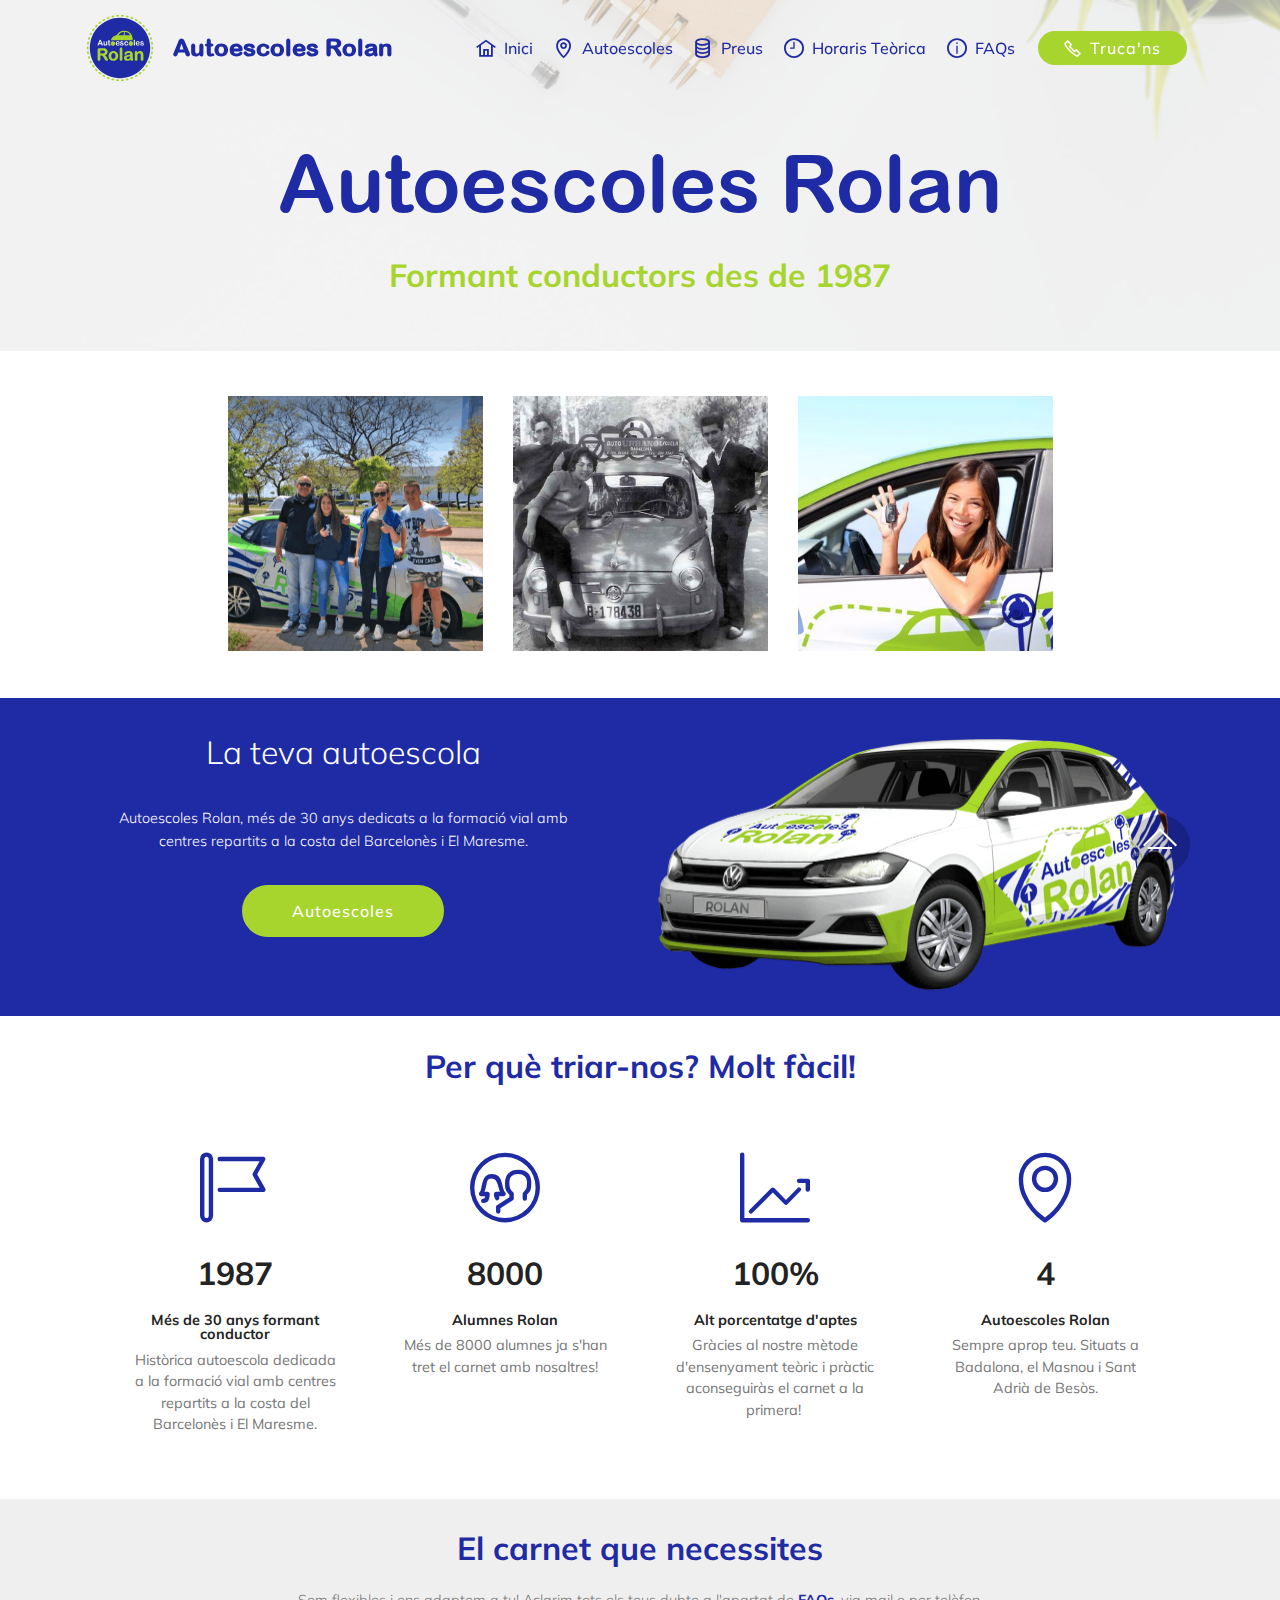
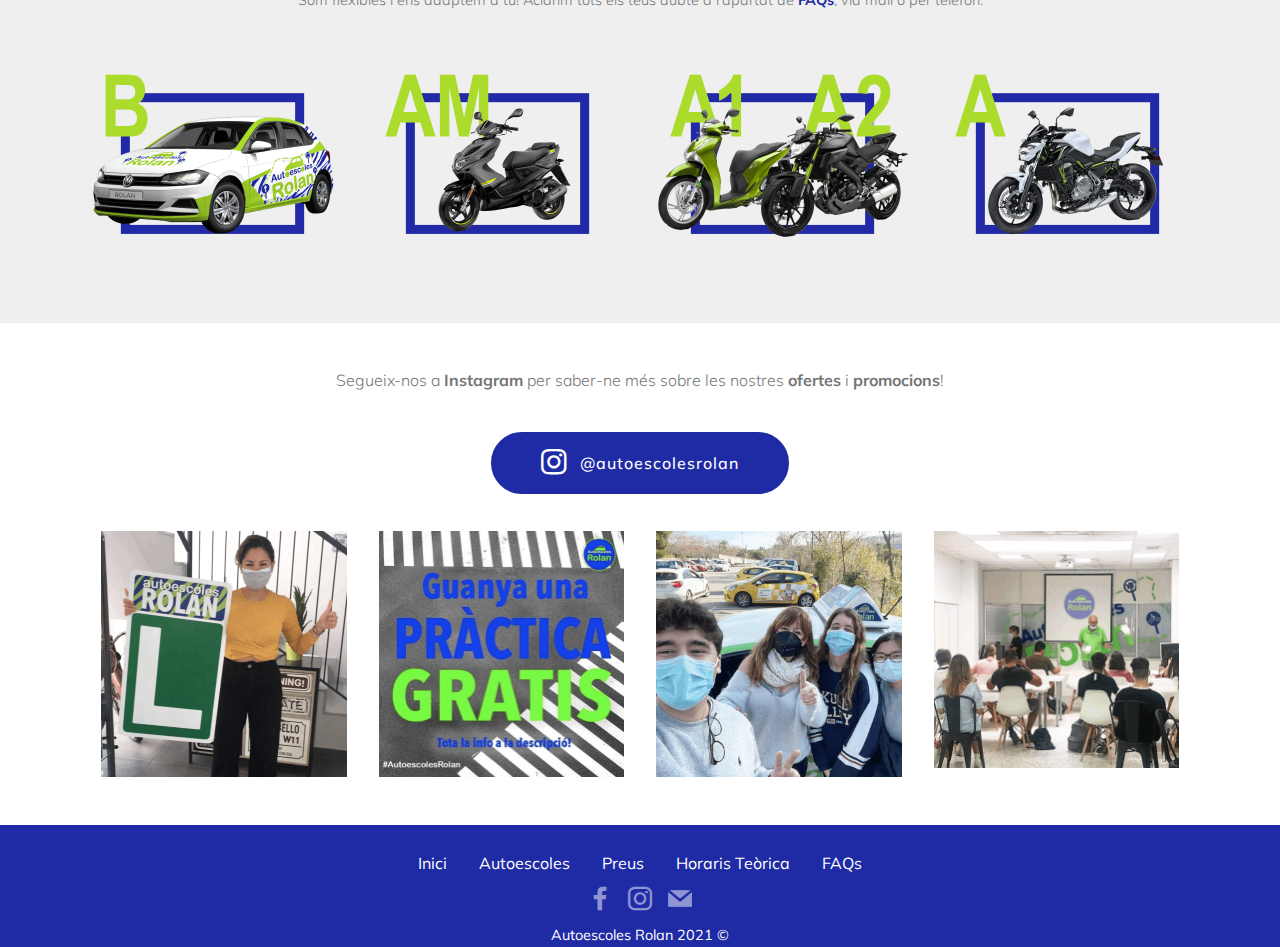
<file: index.html>
<!DOCTYPE html>
<html  >
<head>

  <meta charset="UTF-8">
  <meta http-equiv="X-UA-Compatible" content="IE=edge">
  <meta name="generator" content="Mobirise v5.5.8, mobirise.com">
  <meta name="twitter:card" content="summary_large_image"/>
  <meta name="twitter:image:src" content="assets/images/index-meta.jpg">
  <meta property="og:image" content="assets/images/index-meta.jpg">
  <meta name="twitter:title" content="AUTOESCOLES ROLAN">
  <meta name="viewport" content="width=device-width, initial-scale=1, minimum-scale=1">
  <link rel="shortcut icon" href="assets/images/logorolan-icon.svg" type="image/x-icon">
  <meta name="description" content="Autoescoles Rolan, més de 30 anys dedicats a la formació vial amb centres repartits a la costa del Barcelonès i El Maresme.">
  
  
  <title>Autoescoles Rolan</title>
  <link rel="stylesheet" href="assets/web/assets/mobirise-icons2/mobirise2.css">
  <link rel="stylesheet" href="assets/web/assets/mobirise-icons/mobirise-icons.css">
  <link rel="stylesheet" href="assets/web/assets/mobirise-icons-bold/mobirise-icons-bold.css">
  <link rel="stylesheet" href="assets/bootstrap/css/bootstrap.min.css">
  <link rel="stylesheet" href="assets/bootstrap/css/bootstrap-grid.min.css">
  <link rel="stylesheet" href="assets/bootstrap/css/bootstrap-reboot.min.css">
  <link rel="stylesheet" href="assets/tether/tether.min.css">
  <link rel="stylesheet" href="assets/dropdown/css/style.css">
  <link rel="stylesheet" href="assets/socicon/css/styles.css">
  <link rel="stylesheet" href="assets/theme/css/style.css">
  <link href="assets/fonts/style.css" rel="stylesheet">
  <link rel="preload" href="https://fonts.googleapis.com/css?family=Muli:200,200i,300,300i,400,400i,600,600i,700,700i,800,800i,900,900i&display=swap" as="style" onload="this.onload=null;this.rel='stylesheet'">
  <noscript><link rel="stylesheet" href="https://fonts.googleapis.com/css?family=Muli:200,200i,300,300i,400,400i,600,600i,700,700i,800,800i,900,900i&display=swap"></noscript>
  <link rel="preload" as="style" href="assets/mobirise/css/mbr-additional.css"><link rel="stylesheet" href="assets/mobirise/css/mbr-additional.css" type="text/css">
  
  
  
  
</head>
<body>
  
  <section class="menu cid-rTApNq5aUr" once="menu" id="menu1-2e">

    

    <nav class="navbar navbar-expand beta-menu navbar-dropdown align-items-center navbar-fixed-top navbar-toggleable-sm bg-color transparent">
        <button class="navbar-toggler navbar-toggler-right" type="button" data-toggle="collapse" data-target="#navbarSupportedContent" aria-controls="navbarSupportedContent" aria-expanded="false" aria-label="Toggle navigation">
            <div class="hamburger">
                <span></span>
                <span></span>
                <span></span>
                <span></span>
            </div>
        </button>
        <div class="menu-logo">
            <div class="navbar-brand">
                <span class="navbar-logo">
                    <a href="index.html">
                         <img src="assets/images/logorolan-icon.svg" alt="Logo" title="Logo Rolan" style="height: 5rem;">
                    </a>
                </span>
                <span class="navbar-caption-wrap"><a class="navbar-caption text-success display-5" href="index.html">Autoescoles Rolan</a></span>
            </div>
        </div>
        <div class="collapse navbar-collapse" id="navbarSupportedContent">
            <ul class="navbar-nav nav-dropdown" data-app-modern-menu="true"><li class="nav-item">
                    <a class="nav-link link text-success display-4" href="index.html"><span class="mobi-mbri mobi-mbri-home mbr-iconfont mbr-iconfont-btn" style="font-size: 20px;"></span>Inici</a>
                </li>
                <li class="nav-item">
                    <a class="nav-link link text-success display-4" href="autoescoles.html#team1-2s"><span class="mobi-mbri mobi-mbri-map-pin mbr-iconfont mbr-iconfont-btn" style="font-size: 20px;"></span>
                        
                        Autoescoles</a>
                </li><li class="nav-item"><a class="nav-link link text-success display-4" href="preus.html#team1-1s"><span class="mobi-mbri mobi-mbri-database mbr-iconfont mbr-iconfont-btn" style="font-size: 20px;"></span>Preus</a></li><li class="nav-item"><a class="nav-link link text-success display-4" href="horaris.html#header1-28"><span class="mobi-mbri mobi-mbri-clock mbr-iconfont mbr-iconfont-btn" style="font-size: 20px;"></span>Horaris Teòrica</a></li><li class="nav-item"><a class="nav-link link text-success display-4" href="faqs.html#header1-2h"><span class="mobi-mbri mobi-mbri-info mbr-iconfont mbr-iconfont-btn" style="font-size: 20px;"></span>FAQs</a></li></ul>
            <div class="navbar-buttons mbr-section-btn"><a class="btn btn-sm btn-secondary display-4" href="tel:934647857"><span class="mobi-mbri mobi-mbri-phone mbr-iconfont mbr-iconfont-btn" style="font-size: 17px;"></span>
                    
                    Truca'ns</a></div>
        </div>
    </nav>
</section>

<section class="header1 cid-rDMqIwIJ41 mbr-parallax-background" id="header1-7">

    

    <div class="mbr-overlay" style="opacity: 0.7; background-color: rgb(239, 239, 239);">
    </div>

    <div class="container">
        <div class="row justify-content-md-center">
            <div class="mbr-white col-md-10">
                <h1 class="mbr-section-title align-center mbr-bold pb-3 mbr-fonts-style display-1"><span style="font-weight: normal;">Autoescoles Rolan</span></h1>
                <h3 class="mbr-section-subtitle align-center mbr-light pb-3 mbr-fonts-style display-2"><strong>
                    Formant conductors des de 1987</strong></h3>
                
                
            </div>
        </div>
    </div>

</section>

<section class="team1 cid-rTAFFGOXJE" id="team1-2n">
    
    
    
    <div class="container align-center">
        
        
        <div class="row media-row">
            
        <div class="team-item col-lg-3 col-md-6">
                <div class="item-image">
                    <img src="assets/images/alumnos-1-510x377.png" alt="" title="">
                </div>
                
            </div><div class="team-item col-lg-3 col-md-6">
                <div class="item-image">
                    <img src="assets/images/antigua-510x510.jpg" alt="rolan1" title="rolan1">
                </div>
                
            </div><div class="team-item col-lg-3 col-md-6">
                <div class="item-image">
                    <img src="assets/images/alumna-1-510x340.jpeg" alt="" title="">
                </div>
                
            </div></div>    
    </div>
</section>

<section class="services2 cid-rTexPlnbye" id="services2-k">
    <!---->
    
    <!---->
    <!--Overlay-->
    
    <!--Container-->
    <div class="container">
        <div class="col-md-12">
            <div class="media-container-row">
                <div class="mbr-figure" style="width: 55%;">
                    <img src="assets/images/polo2-1060x547.png" alt="Coche" title="">
                </div>
                <div class="align-left aside-content">
                    <h2 class="mbr-title pt-2 mbr-fonts-style display-2">La teva autoescola</h2>
                    <div class="mbr-section-text">
                        <p class="mbr-text text1 pt-2 mbr-light mbr-fonts-style display-7"><br>Autoescoles Rolan, més de 30 anys dedicats a la formació vial amb centres repartits a la costa del Barcelonès i El Maresme.</p>
                        
                    </div>
                    <!--Btn-->
                    <div class="mbr-section-btn pt-3 align-center"><a href="autoescoles.html" class="btn btn-secondary display-4">
                            Autoescoles</a></div>
                </div>
            </div>
        </div>
    </div>
</section>

<section class="counters1 counters cid-rG83jHhwnu" id="counters1-9">

    

    

    <div class="container">
        
        <h3 class="mbr-section-subtitle mbr-fonts-style display-2"><strong>Per què triar-nos? Molt fàcil!</strong></h3>

        <div class="container pt-4 mt-2">
            <div class="media-container-row">
                <div class="card p-3 align-center col-12 col-md-6 col-lg-3">
                    <div class="panel-item p-3">
                        <div class="card-img pb-3">
                            <span class="mbr-iconfont mbrib-flag" style="color: rgb(31, 42, 165); fill: rgb(31, 42, 165); font-size: 70px;"></span>
                        </div>

                        <div class="card-text">
                            <h3 class="count pt-3 pb-3 mbr-fonts-style display-2"><strong>
                                  1987</strong></h3>
                            <h4 class="mbr-content-title mbr-bold mbr-fonts-style display-7">
                                Més de 30 anys formant conductor</h4>
                            <p class="mbr-content-text mbr-fonts-style display-7">Històrica autoescola dedicada a la formació vial amb centres repartits a la costa del Barcelonès i El Maresme.</p>
                        </div>
                    </div>
                </div>


                <div class="card p-3 align-center col-12 col-md-6 col-lg-3">
                    <div class="panel-item p-3">
                        <div class="card-img pb-3">
                            <span class="mbr-iconfont mbrib-users" style="color: rgb(31, 42, 165); fill: rgb(31, 42, 165); font-size: 70px;"></span>
                        </div>
                        <div class="card-text">
                            <h3 class="count pt-3 pb-3 mbr-fonts-style display-2"><strong>8000
                            </strong></h3>
                            <h4 class="mbr-content-title mbr-bold mbr-fonts-style display-7">
                                Alumnes Rolan</h4>
                            <p class="mbr-content-text mbr-fonts-style display-7">
                                    Més de 8000 alumnes ja s'han tret el carnet amb nosaltres!</p>
                        </div>
                    </div>
                </div>

                <div class="card p-3 align-center col-12 col-md-6 col-lg-3">
                    <div class="panel-item p-3">
                        <div class="card-img pb-3">
                            <span class="mbr-iconfont mbrib-growing-chart" style="color: rgb(31, 42, 165); fill: rgb(31, 42, 165); font-size: 70px;"></span>
                        </div>
                        <div class="card-text">
                            <h3 class="count pt-3 pb-3 mbr-fonts-style display-2"><strong>100%</strong></h3>
                            <h4 class="mbr-content-title mbr-bold mbr-fonts-style display-7">
                                Alt porcentatge d'aptes</h4>
                            <p class="mbr-content-text mbr-fonts-style display-7">Gràcies al nostre mètode d'ensenyament teòric i pràctic aconseguiràs el carnet a la primera!&nbsp;</p>
                        </div>
                    </div>
                </div>


                <div class="card p-3 align-center col-12 col-md-6 col-lg-3">
                    <div class="panel-item p-3">
                        <div class="card-img pb-3">
                            <span class="mbr-iconfont mbrib-pin" style="color: rgb(31, 42, 165); fill: rgb(31, 42, 165); font-size: 70px;"></span>
                        </div>

                        <div class="card-texts">
                             <h3 class="count pt-3 pb-3 mbr-fonts-style display-2"><strong>4</strong></h3>
                            <h4 class="mbr-content-title mbr-bold mbr-fonts-style display-7">Autoescoles Rolan</h4>
                            <p class="mbr-content-text mbr-fonts-style display-7">Sempre aprop teu. Situats a Badalona, el Masnou i Sant Adrià de Besòs.</p>
                        </div>
                    </div>
                </div>
            </div>
        </div>
   </div>
</section>

<section class="team1 cid-rTxbTSgU8L" id="team1-1f">
    
    
    
    <div class="container align-center">
        <h2 class="pb-3 mbr-fonts-style mbr-section-title display-2"><strong>
            El carnet que necessites</strong></h2>
        <h3 class="pb-5 mbr-section-subtitle mbr-fonts-style mbr-light display-7">Som flexibles i ens adaptem a tu! Aclarim tots els teus dubte a l'apartat de&nbsp;<a href="faqs.html" style="font-weight: bold;">FAQs</a>, via mail o per telèfon.</h3>
        <div class="row media-row">
            
        <div class="team-item col-lg-3 col-md-6">
                <div class="item-image">
                    <a href="preus.html#content9-12"><img src="assets/images/b-2-510x390.png" alt="carnetb" title="carnetb"></a>
                </div>
                
            </div><div class="team-item col-lg-3 col-md-6">
                <div class="item-image">
                    <a href="preus.html#content5-1u"><img src="assets/images/am-3-510x390.png" alt="carnetam" title="carnetam"></a>
                </div>
                
            </div><div class="team-item col-lg-3 col-md-6">
                <div class="item-image">
                    <a href="preus.html#content5-1x"><img src="assets/images/a1a2-2-510x390.png" alt="carneta1a2" title="carneta1a2"></a>
                </div>
                
            </div><div class="team-item col-lg-3 col-md-6">
                <div class="item-image">
                    <a href="preus.html#content5-21"><img src="assets/images/a-2-510x390.png" alt="carneta" title="carneta"></a>
                </div>
                
            </div></div>    
    </div>
</section>

<section class="header1 cid-sqIgd8EUBs" id="header16-3d">

    

    

    <div class="container">
        <div class="row justify-content-md-center">
            <div class="col-md-10 align-center">
                
                
                <p class="mbr-text pb-3 mbr-fonts-style display-4">
                    Segueix-nos a <strong>Instagram</strong> per saber-ne més sobre les nostres <strong>ofertes</strong> i <strong>promocions</strong>!
                </p>
                <div class="mbr-section-btn"><a class="btn btn-md btn-warning display-4" href="https://www.instagram.com/autoescolesrolan/" target="_blank"><span class="socicon socicon-instagram mbr-iconfont mbr-iconfont-btn"></span>@autoescolesrolan</a></div>
            </div>
        </div>
    </div>

</section>

<section class="features2 cid-sqJlp156BL" id="features2-3g">

    

    
    
    <div class="container">
        <div class="media-container-row">
            <div class="card p-3 col-12 col-md-6 col-lg-3">
                <div class="card-wrapper">
                    <div class="card-img">
                        <a href="https://www.instagram.com/autoescolesrolan/" target="_blank"><img src="assets/images/captura-de-pantalla-2021-03-04-a-las-18.55.20-492x510.png" alt="Mobirise" title=""></a>
                    </div>
                    <div class="card-box">
                        
                        
                    </div>
                </div>
            </div>

            <div class="card p-3 col-12 col-md-6 col-lg-3">
                <div class="card-wrapper">
                    <div class="card-img">
                        <a href="https://www.instagram.com/autoescolesrolan/" target="_blank"><img src="assets/images/captura-de-pantalla-2021-03-04-a-las-18.56.09-492x496.png" alt="Mobirise" title=""></a>
                    </div>
                    <div class="card-box ">
                        
                        
                    </div>
                </div>
            </div>

            <div class="card p-3 col-12 col-md-6 col-lg-3">
                <div class="card-wrapper">
                    <div class="card-img">
                        <a href="https://www.instagram.com/autoescolesrolan/" target="_blank"><img src="assets/images/captura-de-pantalla-2021-03-04-a-las-18.55.56-492x378.png" alt="Mobirise" title=""></a>
                    </div>
                    <div class="card-box">
                        
                        
                    </div>
                </div>
            </div>

            <div class="card p-3 col-12 col-md-6 col-lg-3">
                <div class="card-wrapper">
                    <div class="card-img">
                        <a href="https://www.instagram.com/autoescolesrolan/" target="_blank"><img src="assets/images/captura-de-pantalla-2021-03-04-a-las-18.56.21-492x488.png" alt="Mobirise" title=""></a>
                    </div>
                    <div class="card-box">
                        
                        
                    </div>
                </div>
            </div>
        </div>
    </div>
</section>

<section once="footers" class="cid-rTBrG8I8LM mbr-reveal" id="footer7-2p">

    

    

    <div class="container">
        <div class="media-container-row align-center mbr-white">
            <div class="row row-links">
                <ul class="foot-menu">
                    
                    
                    
                    
                    
                <li class="foot-menu-item mbr-fonts-style display-4"><a href="#top" class="text-white">Inici</a></li><li class="foot-menu-item mbr-fonts-style display-4"><a href="autoescoles.html#team1-2s" class="text-white">Autoescoles</a></li><li class="foot-menu-item mbr-fonts-style display-4"><a href="preus.html#team1-1s" class="text-white">Preus</a></li><li class="foot-menu-item mbr-fonts-style display-4"><a href="horaris.html#header1-28" class="text-white">Horaris Teòrica</a></li><li class="foot-menu-item mbr-fonts-style display-4"><a href="faqs.html#header1-2h" class="text-white">FAQs</a></li></ul>
            </div>
            <div class="row social-row">
                <div class="social-list align-right pb-2">
                    
                    
                    
                    
                    
                    
                <div class="soc-item">
                        <a href="http://www.facebook.com/pg/autoescolesrolan" target="_blank">
                            <span class="mbr-iconfont mbr-iconfont-social socicon-facebook socicon"></span>
                        </a>
                    </div><div class="soc-item">
                        <a href="http://www.instagram.com/autoescolesrolan/" target="_blank">
                            <span class="mbr-iconfont mbr-iconfont-social socicon-instagram socicon"></span>
                        </a>
                    </div><div class="soc-item">
                        <a href="mailto:badalona@autoescolesrolan.cat">
                            <span class="mbr-iconfont mbr-iconfont-social socicon-mail socicon"></span>
                        </a>
                    </div></div>
            </div>
            <div class="row row-copirayt">
                <p class="mbr-text mb-0 mbr-fonts-style mbr-white align-center display-7">Autoescoles Rolan 2021 ©</p>
            </div>
        </div>
    </div>  
  
 <div id="scrollToTop" class="scrollToTop mbr-arrow-up"><a style="text-align: center;"><i class="mbr-arrow-up-icon mbr-arrow-up-icon-cm cm-icon cm-icon-smallarrow-up"></i></a></div>
  </body>
</html>
</file>
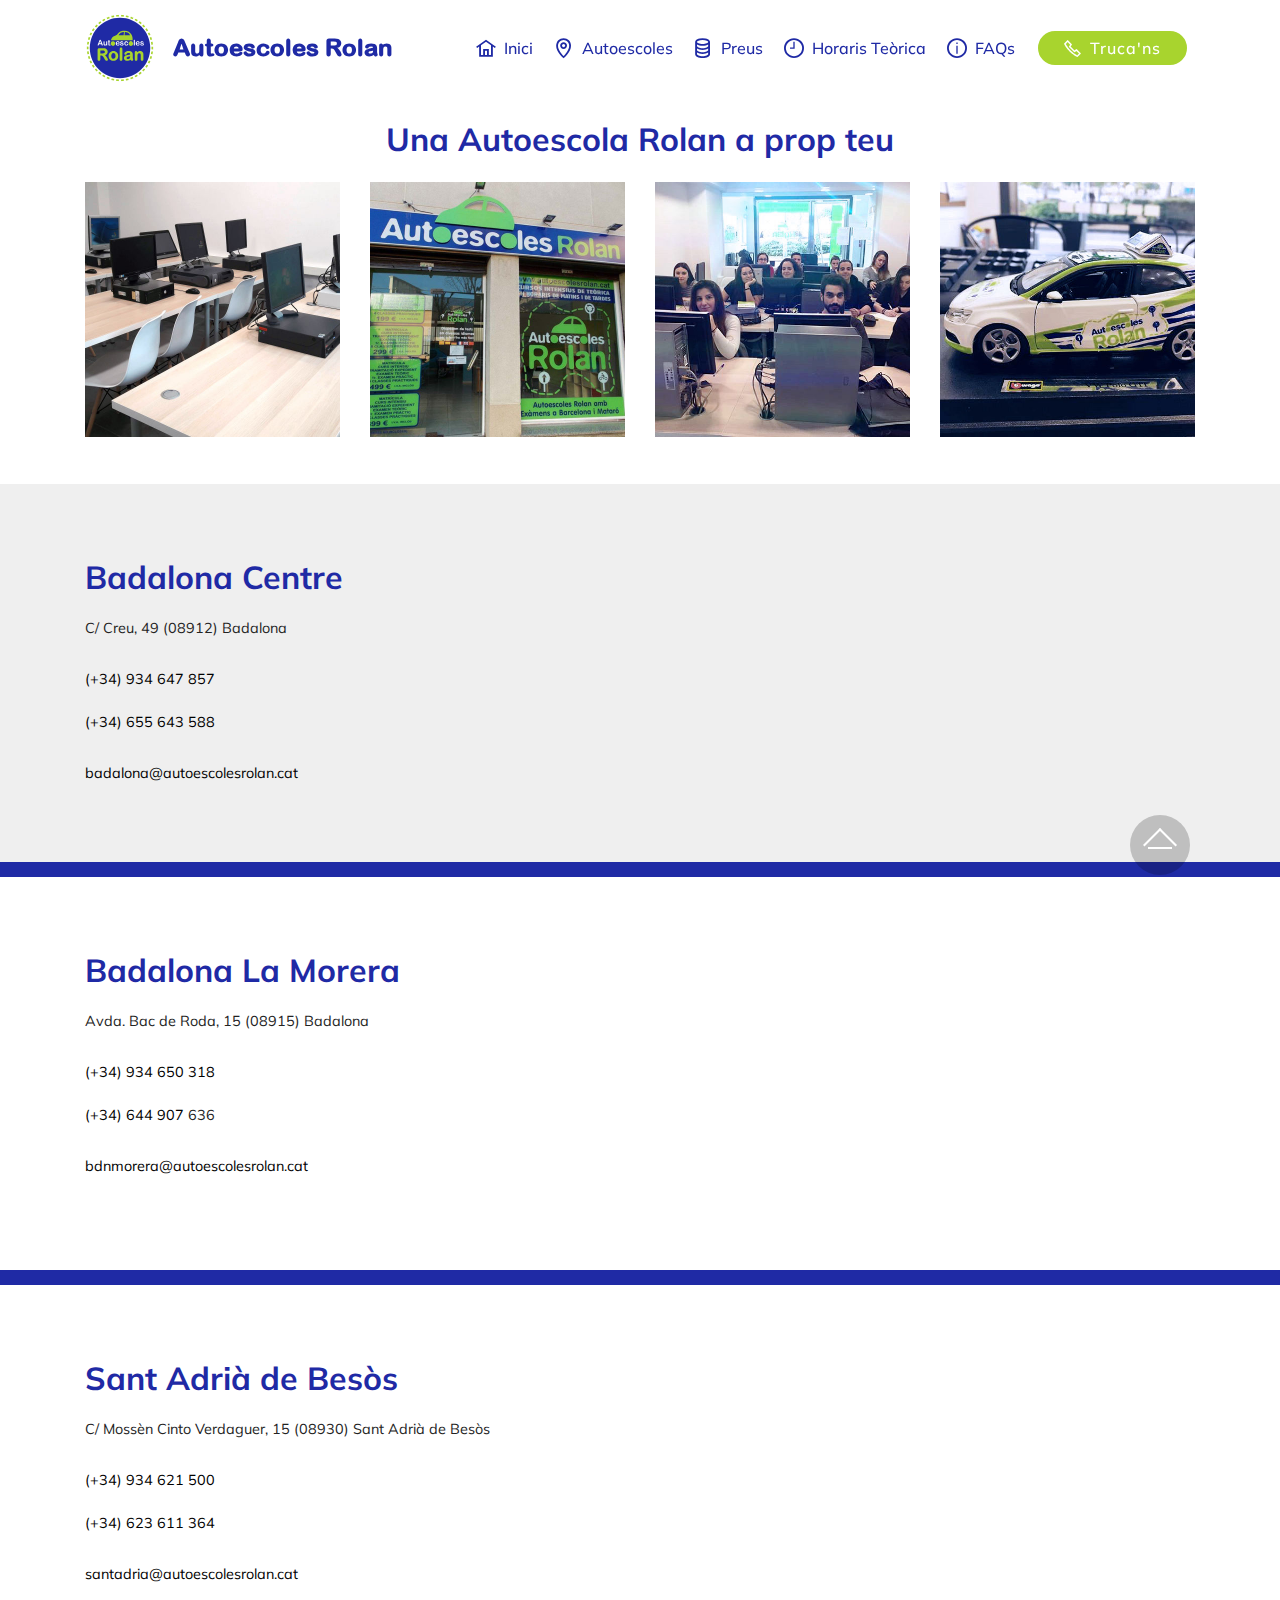
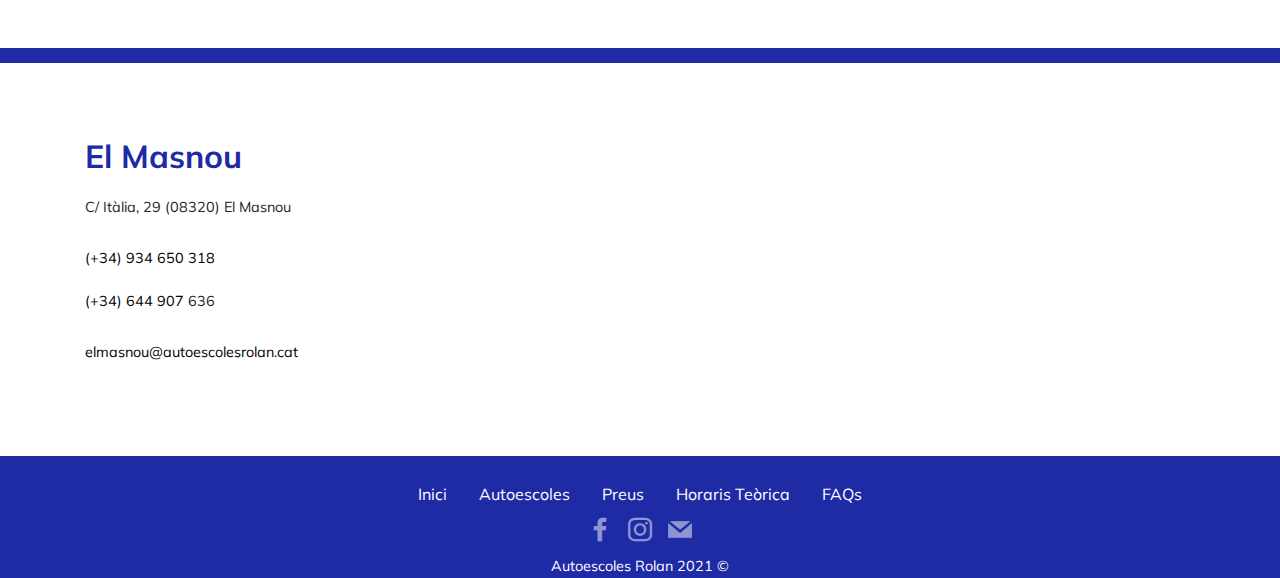
<file: autoescoles.html>
<!DOCTYPE html>
<html  >
<head>
  
  <meta charset="UTF-8">
  <meta http-equiv="X-UA-Compatible" content="IE=edge">
  <meta name="generator" content="Mobirise v5.5.8, mobirise.com">
  <meta name="twitter:card" content="summary_large_image"/>
  <meta name="twitter:image:src" content="assets/images/autoescoles-meta.jpg">
  <meta property="og:image" content="assets/images/autoescoles-meta.jpg">
  <meta name="twitter:title" content="AUTOESCOLES ROLAN | Autoescoles">
  <meta name="viewport" content="width=device-width, initial-scale=1, minimum-scale=1">
  <link rel="shortcut icon" href="assets/images/logorolan-icon.svg" type="image/x-icon">
  <meta name="description" content="Autoescoles Rolan, més de 30 anys dedicats a la formació vial amb centres repartits a la costa del Barcelonès i El Maresme.">
  
  
  <title>Autoescoles Rolan | Autoescoles</title>
  <link rel="stylesheet" href="assets/web/assets/mobirise-icons2/mobirise2.css">
  <link rel="stylesheet" href="assets/bootstrap/css/bootstrap.min.css">
  <link rel="stylesheet" href="assets/bootstrap/css/bootstrap-grid.min.css">
  <link rel="stylesheet" href="assets/bootstrap/css/bootstrap-reboot.min.css">
  <link rel="stylesheet" href="assets/tether/tether.min.css">
  <link rel="stylesheet" href="assets/dropdown/css/style.css">
  <link rel="stylesheet" href="assets/socicon/css/styles.css">
  <link rel="stylesheet" href="assets/theme/css/style.css">
  <link href="assets/fonts/style.css" rel="stylesheet">
  <link rel="preload" href="https://fonts.googleapis.com/css?family=Muli:200,200i,300,300i,400,400i,600,600i,700,700i,800,800i,900,900i&display=swap" as="style" onload="this.onload=null;this.rel='stylesheet'">
  <noscript><link rel="stylesheet" href="https://fonts.googleapis.com/css?family=Muli:200,200i,300,300i,400,400i,600,600i,700,700i,800,800i,900,900i&display=swap"></noscript>
  <link rel="preload" as="style" href="assets/mobirise/css/mbr-additional.css"><link rel="stylesheet" href="assets/mobirise/css/mbr-additional.css" type="text/css">
  
  
  
  
</head>
<body>
  
  <section class="menu cid-rTAqfBZNKx" once="menu" id="menu1-2f">

    

    <nav class="navbar navbar-expand beta-menu navbar-dropdown align-items-center navbar-fixed-top navbar-toggleable-sm bg-color transparent">
        <button class="navbar-toggler navbar-toggler-right" type="button" data-toggle="collapse" data-target="#navbarSupportedContent" aria-controls="navbarSupportedContent" aria-expanded="false" aria-label="Toggle navigation">
            <div class="hamburger">
                <span></span>
                <span></span>
                <span></span>
                <span></span>
            </div>
        </button>
        <div class="menu-logo">
            <div class="navbar-brand">
                <span class="navbar-logo">
                    <a href="index.html">
                         <img src="assets/images/logorolan-icon.svg" alt="Logo" title="Logo Rolan" style="height: 5rem;">
                    </a>
                </span>
                <span class="navbar-caption-wrap"><a class="navbar-caption text-success display-5" href="index.html">Autoescoles Rolan</a></span>
            </div>
        </div>
        <div class="collapse navbar-collapse" id="navbarSupportedContent">
            <ul class="navbar-nav nav-dropdown" data-app-modern-menu="true"><li class="nav-item">
                    <a class="nav-link link text-success display-4" href="index.html"><span class="mobi-mbri mobi-mbri-home mbr-iconfont mbr-iconfont-btn" style="font-size: 20px;"></span>Inici</a>
                </li>
                <li class="nav-item">
                    <a class="nav-link link text-success display-4" href="autoescoles.html#team1-2s"><span class="mobi-mbri mobi-mbri-map-pin mbr-iconfont mbr-iconfont-btn" style="font-size: 20px;"></span>
                        
                        Autoescoles</a>
                </li><li class="nav-item"><a class="nav-link link text-success display-4" href="preus.html#team1-1s"><span class="mobi-mbri mobi-mbri-database mbr-iconfont mbr-iconfont-btn" style="font-size: 20px;"></span>Preus</a></li><li class="nav-item"><a class="nav-link link text-success display-4" href="horaris.html#header1-28"><span class="mobi-mbri mobi-mbri-clock mbr-iconfont mbr-iconfont-btn" style="font-size: 20px;"></span>Horaris Teòrica</a></li><li class="nav-item"><a class="nav-link link text-success display-4" href="faqs.html#header1-2h"><span class="mobi-mbri mobi-mbri-info mbr-iconfont mbr-iconfont-btn" style="font-size: 20px;"></span>FAQs</a></li></ul>
            <div class="navbar-buttons mbr-section-btn"><a class="btn btn-sm btn-secondary display-4" href="tel:934647857"><span class="mobi-mbri mobi-mbri-phone mbr-iconfont mbr-iconfont-btn" style="font-size: 17px;"></span>
                    
                    Truca'ns</a></div>
        </div>
    </nav>
</section>

<section class="team1 cid-rTHKXixUgI" id="team1-2s">
    
    
    
    <div class="container align-center">
        <h2 class="pb-3 mbr-fonts-style mbr-section-title display-2"><strong>Una Autoescola Rolan a prop teu</strong></h2>
        
        <div class="row media-row">
            
        <div class="team-item col-lg-3 col-md-6">
                <div class="item-image">
                    <img src="assets/images/centre-510x510.jpg" alt="" title="">
                </div>
                
            </div><div class="team-item col-lg-3 col-md-6">
                <div class="item-image">
                    <img src="assets/images/manou-510x510.jpg" alt="rolan1" title="rolan1">
                </div>
                
            </div><div class="team-item col-lg-3 col-md-6">
                <div class="item-image">
                    <img src="assets/images/alumni-480x480.jpg" alt="" title="">
                </div>
                
            </div><div class="team-item col-lg-3 col-md-6">
                <div class="item-image">
                    <img src="assets/images/coche-480x480.jpg" alt="" title="">
                </div>
                
            </div></div>    
    </div>
</section>

<section class="mbr-section contacts1 cid-rTeNK0HWZu" id="contacts1-r">
    <!---->
    
    <!---->
    <!--Overlay-->
    
    <!--Container-->
    <div class="container">
        <div class="row">
            <!--Titles-->
            <div class="title col-12">
                
                
            </div>
            <!--Left-->
            <div class="col-12 col-md-6">
                <div class="left-block wrapper">
                    <div class="b b-adress">
                        <h5 class="align-left mbr-fonts-style m-0 display-2"><strong>Badalona Centre</strong></h5>
                        <p class="mbr-text align-left mbr-fonts-style display-7">
                            C/ Creu, 49 (08912) Badalona</p>
                    </div>
                    <div class="b b-phone">
                        <h5 class="align-left mbr-fonts-style m-0 display-7"><a href="tel:(+34)934647857" class="text-black">(+34) 934 647 857</a></h5>
                        <p class="mbr-text align-left mbr-fonts-style display-7"><a href="tel:(+34)655643588" class="text-black">(+34) 655 643 588</a></p>
                    </div>
                    <div class="b b-mail">
                        <h5 class="align-left mbr-fonts-style m-0 display-7">
                            <a href="mailto:badalona@autoescolesrolan.cat" class="text-black">badalona@autoescolesrolan.cat</a>
                        </h5>
                        <p class="mbr-text align-left mbr-fonts-style display-7"></p>
                    </div>
                </div>
            </div>
            <!--Right-->
            <div class="col-12 col-md-6">
                <div class="google-map"><iframe frameborder="0" style="border:0" src="https://www.google.com/maps/embed/v1/place?key=AIzaSyCZI5F_k6S1k46ujh0SNrapM89f7mJxd30&amp;q=C/ Creu 49, 08912 Badalona" allowfullscreen=""></iframe></div>
            </div>
        </div>
    </div>
</section>

<section class="mbr-section content5 cid-rTeLj7OY1l" id="content5-o">

    

    

    <div class="container">
        <div class="media-container-row">
            <div class="title col-12 col-md-8">
                
                
                
                
            </div>
        </div>
    </div>
</section>

<section class="mbr-section contacts1 cid-rTeLBidGxH" id="contacts1-p">
    <!---->
    
    <!---->
    <!--Overlay-->
    
    <!--Container-->
    <div class="container">
        <div class="row">
            <!--Titles-->
            <div class="title col-12">
                
                
            </div>
            <!--Left-->
            <div class="col-12 col-md-6">
                <div class="left-block wrapper">
                    <div class="b b-adress">
                        <h5 class="align-left mbr-fonts-style m-0 display-2"><strong>Badalona La Morera</strong></h5>
                        <p class="mbr-text align-left mbr-fonts-style display-7">
                            Avda. Bac de Roda, 15 (08915) Badalona</p>
                    </div>
                    <div class="b b-phone">
                        <h5 class="align-left mbr-fonts-style m-0 display-7">
                            <a href="tel:(+34)934650318" class="text-black">(+34) 934 650 318</a></h5>
                        <p class="mbr-text align-left mbr-fonts-style display-7">
                            <a href="tel:(+34)644907636" class="text-black">(+34) 644 907&nbsp;</a>636</p>
                    </div>
                    <div class="b b-mail">
                        <h5 class="align-left mbr-fonts-style m-0 display-7">
                            <a href="mailto:bdnmorera@autoescolesrolan.cat" class="text-black">bdnmorera@autoescolesrolan.cat</a>
                        </h5>
                        <p class="mbr-text align-left mbr-fonts-style display-7"></p>
                    </div>
                </div>
            </div>
            <!--Right-->
            <div class="col-12 col-md-6">
                <div class="google-map"><iframe frameborder="0" style="border:0" src="https://www.google.com/maps/embed/v1/place?key=AIzaSyCNveGQ9bfpKFwWzQLLftrR9hNiHwdqQG8&amp;q=Avda. Bac de Roda 15, 08915, Badalona" allowfullscreen=""></iframe></div>
            </div>
        </div>
    </div>
</section>

<section class="mbr-section content5 cid-rTeQyQvaWN" id="content5-u">

    

    

    <div class="container">
        <div class="media-container-row">
            <div class="title col-12 col-md-8">
                
                
                
                
            </div>
        </div>
    </div>
</section>

<section class="mbr-section contacts1 cid-sqGwzGj5wX" id="contacts1-34">
    <!---->
    
    <!---->
    <!--Overlay-->
    
    <!--Container-->
    <div class="container">
        <div class="row">
            <!--Titles-->
            <div class="title col-12">
                
                
            </div>
            <!--Left-->
            <div class="col-12 col-md-6">
                <div class="left-block wrapper">
                    <div class="b b-adress">
                        <h5 class="align-left mbr-fonts-style m-0 display-2"><strong>Sant Adrià de Besòs</strong></h5>
                        <p class="mbr-text align-left mbr-fonts-style display-7">
                            C/ Mossèn Cinto Verdaguer, 15 (08930) Sant Adrià de Besòs</p>
                    </div>
                    <div class="b b-phone">
                        <h5 class="align-left mbr-fonts-style m-0 display-7">
                            <a href="tel:(+34)934621500" class="text-black">(+34) 934 621 500</a></h5>
                        <p class="mbr-text align-left mbr-fonts-style display-7">
                            <a href="tel:(+34)623 611 364" class="text-black">(+34) 623 611 364</a></p>
                    </div>
                    <div class="b b-mail">
                        <h5 class="align-left mbr-fonts-style m-0 display-7">
                            <a href="mailto:santadria@autoescolesrolan.cat" class="text-black">santadria@autoescolesrolan.cat</a>
                        </h5>
                        <p class="mbr-text align-left mbr-fonts-style display-7"></p>
                    </div>
                </div>
            </div>
            <!--Right-->
            <div class="col-12 col-md-6">
                <div class="google-map"><iframe frameborder="0" style="border:0" src="https://www.google.com/maps/embed/v1/place?key=AIzaSyDk89J4FSunMF33ruMVWJaJht_Ro0kvoXs&amp;q=C/ Mossèn Cinto Verdaguer, 15 (08930) Sant Adrià" allowfullscreen=""></iframe></div>
            </div>
        </div>
    </div>
</section>

<section class="mbr-section content5 cid-sUvRc7TX3t" id="content5-3j">

    

    

    <div class="container">
        <div class="media-container-row">
            <div class="title col-12 col-md-8">
                
                
                
                
            </div>
        </div>
    </div>
</section>

<section class="mbr-section contacts1 cid-sUvR9B76nK" id="contacts1-3i">
    <!---->
    
    <!---->
    <!--Overlay-->
    
    <!--Container-->
    <div class="container">
        <div class="row">
            <!--Titles-->
            <div class="title col-12">
                
                
            </div>
            <!--Left-->
            <div class="col-12 col-md-6">
                <div class="left-block wrapper">
                    <div class="b b-adress">
                        <h5 class="align-left mbr-fonts-style m-0 display-2"><strong>El Masnou</strong></h5>
                        <p class="mbr-text align-left mbr-fonts-style display-7">
                                  C/ Itàlia, 29 (08320) El Masnou</p>
                    </div>
                    <div class="b b-phone">
                        <h5 class="align-left mbr-fonts-style m-0 display-7">
                            <a href="tel:(+34)934650318" class="text-black">(+34) 934 650 318</a></h5>
                        <p class="mbr-text align-left mbr-fonts-style display-7">
                            <a href="tel:(+34)644907636" class="text-black">(+34) 644 907&nbsp;</a>636</p>
                    </div>
                    <div class="b b-mail">
                        <h5 class="align-left mbr-fonts-style m-0 display-7">
                            <a href="mailto:bdnmorera@autoescolesrolan.cat" class="text-black">elmasnou@autoescolesrolan.cat</a>
                        </h5>
                        <p class="mbr-text align-left mbr-fonts-style display-7"></p>
                    </div>
                </div>
            </div>
            <!--Right-->
            <div class="col-12 col-md-6">
                <div class="google-map"><iframe frameborder="0" style="border:0" src="https://www.google.com/maps/embed/v1/place?key=AIzaSyCNveGQ9bfpKFwWzQLLftrR9hNiHwdqQG8&amp;q=Avda. Bac de Roda 15, 08915, Badalona" allowfullscreen=""></iframe></div>
            </div>
        </div>
    </div>
</section>

<section once="footers" class="cid-rTBrG8I8LM mbr-reveal" id="footer7-2p">

    

    

    <div class="container">
        <div class="media-container-row align-center mbr-white">
            <div class="row row-links">
                <ul class="foot-menu">
                    
                    
                    
                    
                    
                <li class="foot-menu-item mbr-fonts-style display-4"><a href="#top" class="text-white">Inici</a></li><li class="foot-menu-item mbr-fonts-style display-4"><a href="autoescoles.html#team1-2s" class="text-white">Autoescoles</a></li><li class="foot-menu-item mbr-fonts-style display-4"><a href="preus.html#team1-1s" class="text-white">Preus</a></li><li class="foot-menu-item mbr-fonts-style display-4"><a href="horaris.html#header1-28" class="text-white">Horaris Teòrica</a></li><li class="foot-menu-item mbr-fonts-style display-4"><a href="faqs.html#header1-2h" class="text-white">FAQs</a></li></ul>
            </div>
            <div class="row social-row">
                <div class="social-list align-right pb-2">
                    
                    
                    
                    
                    
                    
                <div class="soc-item">
                        <a href="http://www.facebook.com/pg/autoescolesrolan" target="_blank">
                            <span class="mbr-iconfont mbr-iconfont-social socicon-facebook socicon"></span>
                        </a>
                    </div><div class="soc-item">
                        <a href="http://www.instagram.com/autoescolesrolan/" target="_blank">
                            <span class="mbr-iconfont mbr-iconfont-social socicon-instagram socicon"></span>
                        </a>
                    </div><div class="soc-item">
                        <a href="mailto:badalona@autoescolesrolan.cat">
                            <span class="mbr-iconfont mbr-iconfont-social socicon-mail socicon"></span>
                        </a>
                    </div></div>
            </div>
            <div class="row row-copirayt">
                <p class="mbr-text mb-0 mbr-fonts-style mbr-white align-center display-7">Autoescoles Rolan 2021 ©</p>
            </div>
        </div>
    </div>
  
  
 <div id="scrollToTop" class="scrollToTop mbr-arrow-up"><a style="text-align: center;"><i class="mbr-arrow-up-icon mbr-arrow-up-icon-cm cm-icon cm-icon-smallarrow-up"></i></a></div>
  </body>
</html>
</file>
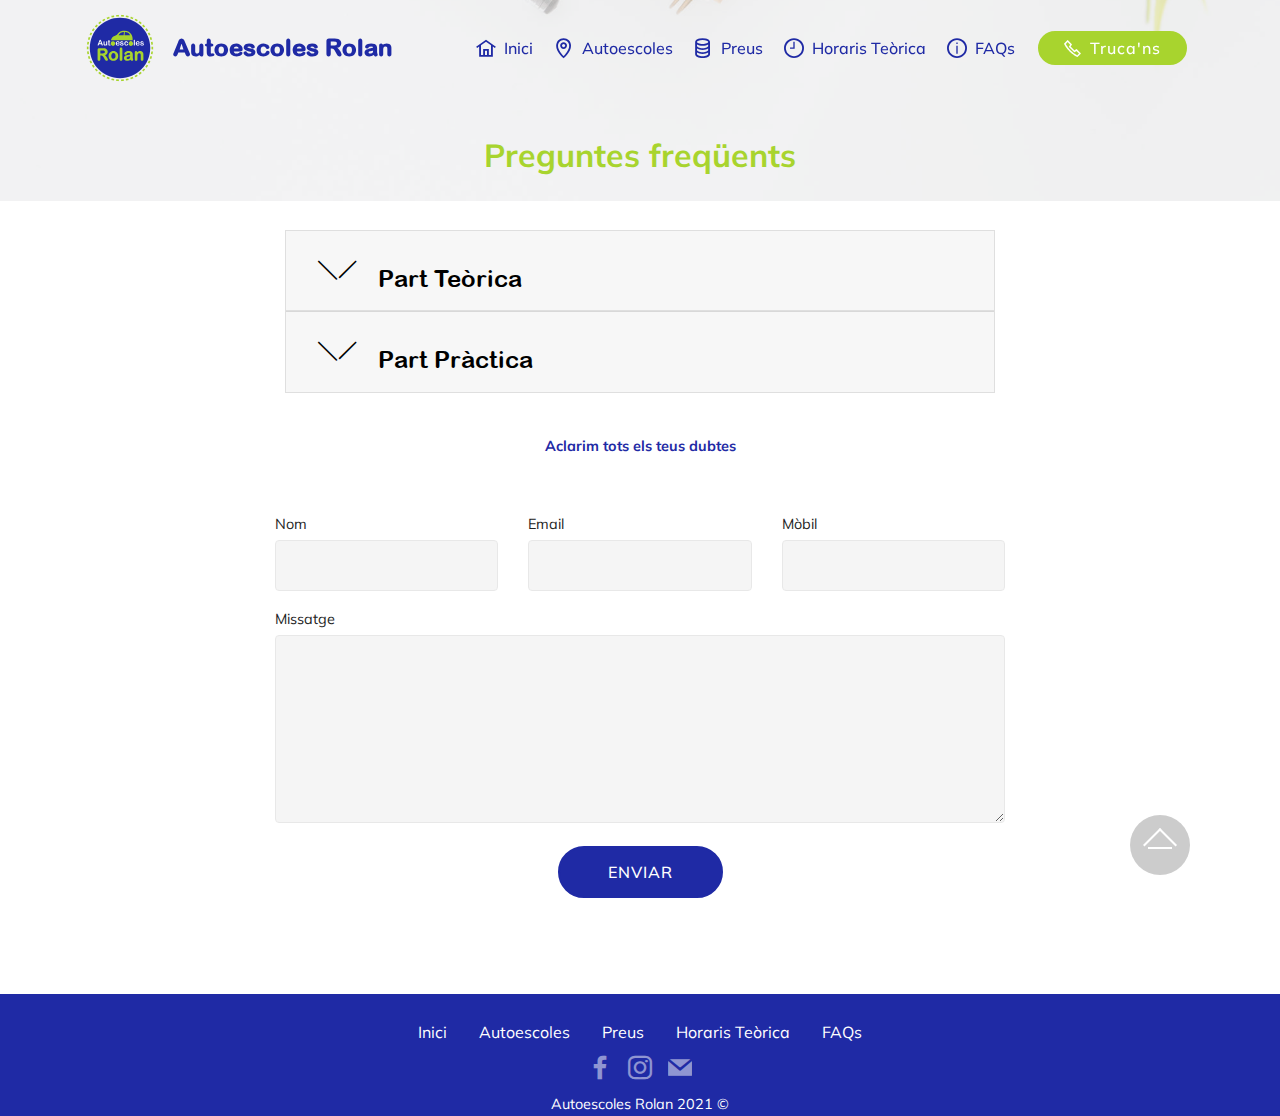
<file: faqs.html>
<!DOCTYPE html>
<html  >
<head>

  <meta charset="UTF-8">
  <meta http-equiv="X-UA-Compatible" content="IE=edge">
  <meta name="generator" content="Mobirise v5.5.8, mobirise.com">
  <meta name="twitter:card" content="summary_large_image"/>
  <meta name="twitter:image:src" content="assets/images/faqs-meta.jpg">
  <meta property="og:image" content="assets/images/faqs-meta.jpg">
  <meta name="twitter:title" content="AUTOESCOLES ROLAN | FAQs">
  <meta name="viewport" content="width=device-width, initial-scale=1, minimum-scale=1">
  <link rel="shortcut icon" href="assets/images/logorolan-icon.svg" type="image/x-icon">
  <meta name="description" content="Autoescoles Rolan, més de 30 anys dedicats a la formació vial amb centres repartits a la costa del Barcelonès i El Maresme.">
  
  
  <title>Autoescoles Rolan | FAQs</title>
  <link rel="stylesheet" href="assets/web/assets/mobirise-icons2/mobirise2.css">
  <link rel="stylesheet" href="assets/web/assets/mobirise-icons/mobirise-icons.css">
  <link rel="stylesheet" href="assets/bootstrap/css/bootstrap.min.css">
  <link rel="stylesheet" href="assets/bootstrap/css/bootstrap-grid.min.css">
  <link rel="stylesheet" href="assets/bootstrap/css/bootstrap-reboot.min.css">
  <link rel="stylesheet" href="assets/tether/tether.min.css">
  <link rel="stylesheet" href="assets/dropdown/css/style.css">
  <link rel="stylesheet" href="assets/socicon/css/styles.css">
  <link rel="stylesheet" href="assets/theme/css/style.css">
  <link href="assets/fonts/style.css" rel="stylesheet">
  <link rel="preload" href="https://fonts.googleapis.com/css?family=Muli:200,200i,300,300i,400,400i,600,600i,700,700i,800,800i,900,900i&display=swap" as="style" onload="this.onload=null;this.rel='stylesheet'">
  <noscript><link rel="stylesheet" href="https://fonts.googleapis.com/css?family=Muli:200,200i,300,300i,400,400i,600,600i,700,700i,800,800i,900,900i&display=swap"></noscript>
  <link rel="preload" as="style" href="assets/mobirise/css/mbr-additional.css"><link rel="stylesheet" href="assets/mobirise/css/mbr-additional.css" type="text/css">
  
  
  
  
</head>
<body>
  
  <section class="menu cid-rTAwYStkRM" once="menu" id="menu1-2g">

    

    <nav class="navbar navbar-expand beta-menu navbar-dropdown align-items-center navbar-fixed-top navbar-toggleable-sm bg-color transparent">
        <button class="navbar-toggler navbar-toggler-right" type="button" data-toggle="collapse" data-target="#navbarSupportedContent" aria-controls="navbarSupportedContent" aria-expanded="false" aria-label="Toggle navigation">
            <div class="hamburger">
                <span></span>
                <span></span>
                <span></span>
                <span></span>
            </div>
        </button>
        <div class="menu-logo">
            <div class="navbar-brand">
                <span class="navbar-logo">
                    <a href="index.html">
                         <img src="assets/images/logorolan-icon.svg" alt="Logo" title="Logo Rolan" style="height: 5rem;">
                    </a>
                </span>
                <span class="navbar-caption-wrap"><a class="navbar-caption text-success display-5" href="index.html">Autoescoles Rolan</a></span>
            </div>
        </div>
        <div class="collapse navbar-collapse" id="navbarSupportedContent">
            <ul class="navbar-nav nav-dropdown" data-app-modern-menu="true"><li class="nav-item">
                    <a class="nav-link link text-success display-4" href="index.html"><span class="mobi-mbri mobi-mbri-home mbr-iconfont mbr-iconfont-btn" style="font-size: 20px;"></span>Inici</a>
                </li>
                <li class="nav-item">
                    <a class="nav-link link text-success display-4" href="autoescoles.html#team1-2s"><span class="mobi-mbri mobi-mbri-map-pin mbr-iconfont mbr-iconfont-btn" style="font-size: 20px;"></span>
                        
                        Autoescoles</a>
                </li><li class="nav-item"><a class="nav-link link text-success display-4" href="preus.html#team1-1s"><span class="mobi-mbri mobi-mbri-database mbr-iconfont mbr-iconfont-btn" style="font-size: 20px;"></span>Preus</a></li><li class="nav-item"><a class="nav-link link text-success display-4" href="horaris.html#header1-28"><span class="mobi-mbri mobi-mbri-clock mbr-iconfont mbr-iconfont-btn" style="font-size: 20px;"></span>Horaris Teòrica</a></li><li class="nav-item"><a class="nav-link link text-success display-4" href="faqs.html#header1-2h"><span class="mobi-mbri mobi-mbri-info mbr-iconfont mbr-iconfont-btn" style="font-size: 20px;"></span>FAQs</a></li></ul>
            <div class="navbar-buttons mbr-section-btn"><a class="btn btn-sm btn-secondary display-4" href="tel:934647857"><span class="mobi-mbri mobi-mbri-phone mbr-iconfont mbr-iconfont-btn" style="font-size: 17px;"></span>
                    
                    Truca'ns</a></div>
        </div>
    </nav>
</section>

<section class="header1 cid-rTAwYSKT5Z mbr-parallax-background" id="header1-2h">

    

    <div class="mbr-overlay" style="opacity: 0.7; background-color: rgb(239, 239, 239);">
    </div>

    <div class="container">
        <div class="row justify-content-md-center">
            <div class="mbr-white col-md-10">
                
                <h3 class="mbr-section-subtitle align-center mbr-light pb-3 mbr-fonts-style display-2"><strong>
                    Preguntes freqüents</strong></h3>
                
                
            </div>
        </div>
    </div>

</section>

<section class="toggle1 cid-rTBl7VCATq" id="toggle1-2o">

    

    
        <div class="container">
            <div class="media-container-row">
                <div class="col-12 col-md-8">
                    <div class="section-head text-center space30">
                       
                    </div>
                    <div class="clearfix"></div>
                    <div id="bootstrap-toggle" class="toggle-panel accordionStyles tab-content">
                        <div class="card">
                            <div class="card-header" role="tab" id="headingOne">
                                <a role="button" class="collapsed panel-title text-black" data-toggle="collapse" data-core="" href="#collapse1_43" aria-expanded="false" aria-controls="collapse1">
                                    <h4 class="mbr-fonts-style display-5">
                                        <span class="sign mbr-iconfont mbri-arrow-down inactive"></span> Part Teòrica</h4>
                                </a>
                            </div>
                            <div id="collapse1_43" class="panel-collapse noScroll collapse" role="tabpanel" aria-labelledby="headingOne">
                                <div class="panel-body p-4">
                                    <p class="mbr-fonts-style panel-text display-7">•  Curs intensiu d’una setmana a escollir entre horari de MATÍ o TARDA. <br><br>•  Intensius de test (pots venir a l’hora que tu vulguis a l’autoescola). <br><br>•  Classes teòriques de repàs en horari de matí i tarda. <br><br>•  Masterclass de teòrica, una classe de repàs el dia abans de l’examen.</p>
                                </div>
                            </div>
                        </div>
                        <div class="card">
                            <div class="card-header" role="tab" id="headingTwo">
                                <a role="button" class="collapsed panel-title text-black" data-toggle="collapse" data-core="" href="#collapse2_43" aria-expanded="false" aria-controls="collapse2">
                                    <h4 class="mbr-fonts-style display-5">
                                        <span class="sign mbr-iconfont mbri-arrow-down inactive"></span> Part Pràctica</h4>
                                </a>

                            </div>
                            <div id="collapse2_43" class="panel-collapse noScroll collapse" role="tabpanel" aria-labelledby="headingTwo">
                                <div class="panel-body p-4">
                                    <p class="mbr-fonts-style panel-text display-7">•  Disponibilitat d’horaris de dilluns a divendres de 6:00h a 22:00h<br><br>•  Elecció de zona d’examen (Mataró o Barcelona).<br><br>•  1r examen inclòs en packs de matrícula.<br><br>•  Masterclass final, la setmana abans de l’examen faràs simulacions d’examen amb el teu professor.<br><br>•  Sempre tindràs el mateix professor a les classes pràctiques. <br><br>•  Els nostres professors et formen perquè no tinguis por a la conducció i gaudeixis (tècniques d’amaxofòbia). <br><br>•  Fem classes de reciclatge.</p>
                                </div>
                            </div>
                        </div>
                        
                        
                        
                        
                    </div>
                </div>
            </div>
        </div>
</section>

<section class="mbr-section form1 cid-rTBDe7PMxe" id="form1-2q">

    

    
    <div class="container">
        <div class="row justify-content-center">
            <div class="title col-12 col-lg-8">
                
                <h3 class="mbr-section-subtitle align-center mbr-light pb-3 mbr-fonts-style display-7"><strong>Aclarim tots els teus dubtes</strong></h3>
            </div>
        </div>
    </div>
    <div class="container">
        <div class="row justify-content-center">
            <div class="media-container-column col-lg-8" data-form-type="formoid">
                <!---Formbuilder Form--->
                <form action="https://mobirise.eu/" method="POST" class="mbr-form form-with-styler" data-form-title="Mobirise Form"><input type="hidden" name="email" data-form-email="true" value="FstAGmJnH25JknzoLBtcczGt1jE0+qjTRDHpRAxf/MG1jUW7Iv9DdkQvjoI8QQ2nI97HS7ZGkAVtMGNhAIbJn557zfSMnlLXEnoSGSVWmH3DPZGpfadMfFD5T4lvrLEb">
                    <div class="row">
                        <div hidden="hidden" data-form-alert="" class="alert alert-success col-12">Gràcies! Et respondrem al més aviat possible.</div>
                        <div hidden="hidden" data-form-alert-danger="" class="alert alert-danger col-12">
                        </div>
                    </div>
                    <div class="dragArea row">
                        <div class="col-md-4  form-group" data-for="name">
                            <label for="name-form1-2q" class="form-control-label mbr-fonts-style display-7">Nom</label>
                            <input type="text" name="name" data-form-field="Name" required="required" class="form-control display-7" id="name-form1-2q">
                        </div>
                        <div class="col-md-4  form-group" data-for="email">
                            <label for="email-form1-2q" class="form-control-label mbr-fonts-style display-7">Email</label>
                            <input type="email" name="email" data-form-field="Email" required="required" class="form-control display-7" id="email-form1-2q">
                        </div>
                        <div data-for="phone" class="col-md-4  form-group">
                            <label for="phone-form1-2q" class="form-control-label mbr-fonts-style display-7">Mòbil</label>
                            <input type="tel" name="phone" data-form-field="Phone" class="form-control display-7" id="phone-form1-2q">
                        </div>
                        <div data-for="message" class="col-md-12 form-group">
                            <label for="message-form1-2q" class="form-control-label mbr-fonts-style display-7">Missatge</label>
                            <textarea name="message" data-form-field="Message" class="form-control display-7" id="message-form1-2q"></textarea>
                        </div>
                        <div class="col-md-12 input-group-btn align-center"><button type="submit" class="btn btn-primary btn-form display-4">ENVIAR</button></div>
                    </div>
                </form><!---Formbuilder Form--->
            </div>
        </div>
    </div>
</section>

<section once="footers" class="cid-rTBrG8I8LM mbr-reveal" id="footer7-2p">

    

    

    <div class="container">
        <div class="media-container-row align-center mbr-white">
            <div class="row row-links">
                <ul class="foot-menu">
                    
                    
                    
                    
                    
                <li class="foot-menu-item mbr-fonts-style display-4"><a href="#top" class="text-white">Inici</a></li><li class="foot-menu-item mbr-fonts-style display-4"><a href="autoescoles.html#team1-2s" class="text-white">Autoescoles</a></li><li class="foot-menu-item mbr-fonts-style display-4"><a href="preus.html#team1-1s" class="text-white">Preus</a></li><li class="foot-menu-item mbr-fonts-style display-4"><a href="horaris.html#header1-28" class="text-white">Horaris Teòrica</a></li><li class="foot-menu-item mbr-fonts-style display-4"><a href="faqs.html#header1-2h" class="text-white">FAQs</a></li></ul>
            </div>
            <div class="row social-row">
                <div class="social-list align-right pb-2">
                    
                    
                    
                    
                    
                    
                <div class="soc-item">
                        <a href="http://www.facebook.com/pg/autoescolesrolan" target="_blank">
                            <span class="mbr-iconfont mbr-iconfont-social socicon-facebook socicon"></span>
                        </a>
                    </div><div class="soc-item">
                        <a href="http://www.instagram.com/autoescolesrolan/" target="_blank">
                            <span class="mbr-iconfont mbr-iconfont-social socicon-instagram socicon"></span>
                        </a>
                    </div><div class="soc-item">
                        <a href="mailto:badalona@autoescolesrolan.cat">
                            <span class="mbr-iconfont mbr-iconfont-social socicon-mail socicon"></span>
                        </a>
                    </div></div>
            </div>
            <div class="row row-copirayt">
                <p class="mbr-text mb-0 mbr-fonts-style mbr-white align-center display-7">Autoescoles Rolan 2021 ©</p>
            </div>
        </div>
    </div>
  
  
 <div id="scrollToTop" class="scrollToTop mbr-arrow-up"><a style="text-align: center;"><i class="mbr-arrow-up-icon mbr-arrow-up-icon-cm cm-icon cm-icon-smallarrow-up"></i></a></div>
  </body>
</html>
</file>
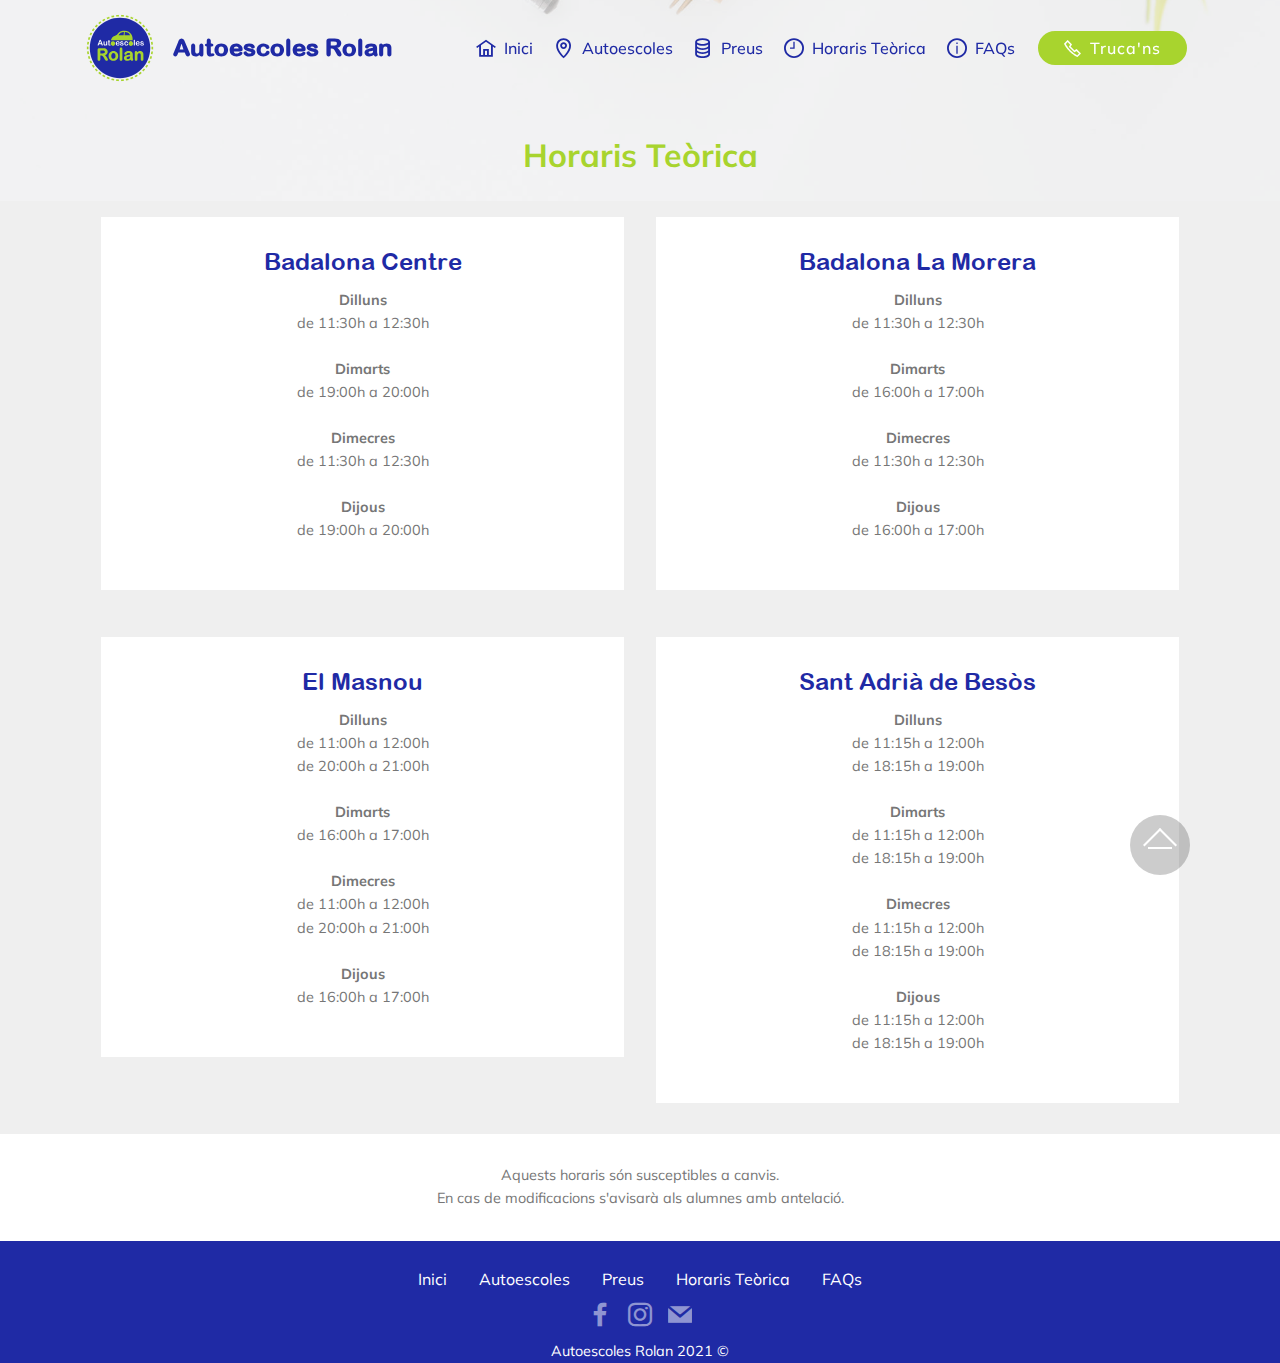
<file: horaris.html>
<!DOCTYPE html>
<html  >
<head>

  <meta charset="UTF-8">
  <meta http-equiv="X-UA-Compatible" content="IE=edge">
  <meta name="generator" content="Mobirise v5.5.8, mobirise.com">
  <meta name="twitter:card" content="summary_large_image"/>
  <meta name="twitter:image:src" content="assets/images/horaris-meta.jpg">
  <meta property="og:image" content="assets/images/horaris-meta.jpg">
  <meta name="twitter:title" content="AUTOESCOLES ROLAN | Horaris Teòrica">
  <meta name="viewport" content="width=device-width, initial-scale=1, minimum-scale=1">
  <link rel="shortcut icon" href="assets/images/logorolan-icon.svg" type="image/x-icon">
  <meta name="description" content="Autoescoles Rolan, més de 30 anys dedicats a la formació vial amb centres repartits a la costa del Barcelonès i El Maresme.">
  
  
  <title>Autoescoles Rolan | Horaris Teòrica</title>
  <link rel="stylesheet" href="assets/web/assets/mobirise-icons2/mobirise2.css">
  <link rel="stylesheet" href="assets/web/assets/mobirise-icons/mobirise-icons.css">
  <link rel="stylesheet" href="assets/bootstrap/css/bootstrap.min.css">
  <link rel="stylesheet" href="assets/bootstrap/css/bootstrap-grid.min.css">
  <link rel="stylesheet" href="assets/bootstrap/css/bootstrap-reboot.min.css">
  <link rel="stylesheet" href="assets/tether/tether.min.css">
  <link rel="stylesheet" href="assets/dropdown/css/style.css">
  <link rel="stylesheet" href="assets/socicon/css/styles.css">
  <link rel="stylesheet" href="assets/theme/css/style.css">
  <link href="assets/fonts/style.css" rel="stylesheet">
  <link rel="preload" href="https://fonts.googleapis.com/css?family=Muli:200,200i,300,300i,400,400i,600,600i,700,700i,800,800i,900,900i&display=swap" as="style" onload="this.onload=null;this.rel='stylesheet'">
  <noscript><link rel="stylesheet" href="https://fonts.googleapis.com/css?family=Muli:200,200i,300,300i,400,400i,600,600i,700,700i,800,800i,900,900i&display=swap"></noscript>
  <link rel="preload" as="style" href="assets/mobirise/css/mbr-additional.css"><link rel="stylesheet" href="assets/mobirise/css/mbr-additional.css" type="text/css">
  
  
  
  
</head>
<body>
  
  <section class="menu cid-rTxed4Xjj2" once="menu" id="menu1-1h">

    

    <nav class="navbar navbar-expand beta-menu navbar-dropdown align-items-center navbar-fixed-top navbar-toggleable-sm bg-color transparent">
        <button class="navbar-toggler navbar-toggler-right" type="button" data-toggle="collapse" data-target="#navbarSupportedContent" aria-controls="navbarSupportedContent" aria-expanded="false" aria-label="Toggle navigation">
            <div class="hamburger">
                <span></span>
                <span></span>
                <span></span>
                <span></span>
            </div>
        </button>
        <div class="menu-logo">
            <div class="navbar-brand">
                <span class="navbar-logo">
                    <a href="index.html">
                         <img src="assets/images/logorolan-icon.svg" alt="Logo" title="Logo Rolan" style="height: 5rem;">
                    </a>
                </span>
                <span class="navbar-caption-wrap"><a class="navbar-caption text-success display-5" href="index.html">Autoescoles Rolan</a></span>
            </div>
        </div>
        <div class="collapse navbar-collapse" id="navbarSupportedContent">
            <ul class="navbar-nav nav-dropdown" data-app-modern-menu="true"><li class="nav-item">
                    <a class="nav-link link text-success display-4" href="index.html"><span class="mobi-mbri mobi-mbri-home mbr-iconfont mbr-iconfont-btn" style="font-size: 20px;"></span>Inici</a>
                </li>
                <li class="nav-item">
                    <a class="nav-link link text-success display-4" href="autoescoles.html#team1-2s"><span class="mobi-mbri mobi-mbri-map-pin mbr-iconfont mbr-iconfont-btn" style="font-size: 20px;"></span>
                        
                        Autoescoles</a>
                </li><li class="nav-item"><a class="nav-link link text-success display-4" href="preus.html#team1-1s"><span class="mobi-mbri mobi-mbri-database mbr-iconfont mbr-iconfont-btn" style="font-size: 20px;"></span>Preus</a></li><li class="nav-item"><a class="nav-link link text-success display-4" href="horaris.html#header1-28"><span class="mobi-mbri mobi-mbri-clock mbr-iconfont mbr-iconfont-btn" style="font-size: 20px;"></span>Horaris Teòrica</a></li><li class="nav-item"><a class="nav-link link text-success display-4" href="faqs.html#header1-2h"><span class="mobi-mbri mobi-mbri-info mbr-iconfont mbr-iconfont-btn" style="font-size: 20px;"></span>FAQs</a></li></ul>
            <div class="navbar-buttons mbr-section-btn"><a class="btn btn-sm btn-secondary display-4" href="tel:934647857"><span class="mobi-mbri mobi-mbri-phone mbr-iconfont mbr-iconfont-btn" style="font-size: 17px;"></span>
                    
                    Truca'ns</a></div>
        </div>
    </nav>
</section>

<section class="header1 cid-rTAlgAJBcy mbr-parallax-background" id="header1-28">

    

    <div class="mbr-overlay" style="opacity: 0.7; background-color: rgb(239, 239, 239);">
    </div>

    <div class="container">
        <div class="row justify-content-md-center">
            <div class="mbr-white col-md-10">
                
                <h3 class="mbr-section-subtitle align-center mbr-light pb-3 mbr-fonts-style display-2"><strong>
                    Horaris Teòrica</strong></h3>
                
                
            </div>
        </div>
    </div>

</section>

<section class="features4 cid-rTAlzrGYhY" id="features4-29">
    
         

    
    <div class="container">
        <div class="media-container-row">
            <div class="card p-3 col-12 col-md-6">
                <div class="card-wrapper media-container-row media-container-row">
                    <div class="card-box">
                        <h4 class="card-title pb-3 mbr-fonts-style display-5">
                            Badalona Centre</h4>
                        <p class="mbr-text mbr-fonts-style display-7"><strong>
                            Dilluns</strong><br>de 11:30h a 12:30h<br><br><strong>Dimarts</strong><br>de 19:00h a 20:00h<br><br><strong>Dimecres</strong><br>de 11:30h a 12:30h<br><br><strong>Dijous</strong><br>de 19:00h a 20:00h<br></p>
                    </div>
                </div>
            </div>

            <div class="card p-3 col-12 col-md-6 col-12 col-md-6">
                <div class="card-wrapper media-container-row">
                    <div class="card-box">
                        <h4 class="card-title pb-3 mbr-fonts-style display-5">
                            Badalona La Morera</h4>
                        <p class="mbr-text mbr-fonts-style display-7"><strong>Dilluns</strong><br>de 11:30h a 12:30h<br><br><strong>Dimarts</strong><br>de 16:00h a 17:00h<br><br><strong>Dimecres</strong><br>de 11:30h a 12:30h<br><br><strong>Dijous</strong><br>de 16:00h a 17:00h</p>
                    </div>
                </div>
            </div>

            

            
        </div>
    </div>
</section>

<section class="features4 cid-sqGRgUgx1S" id="features4-39">
    
         

    
    <div class="container">
        <div class="media-container-row">
            <div class="card p-3 col-12 col-md-6">
                <div class="card-wrapper media-container-row media-container-row">
                    <div class="card-box">
                        <h4 class="card-title pb-3 mbr-fonts-style display-5">
                            El Masnou</h4>
                        <p class="mbr-text mbr-fonts-style display-7"><strong>
                            Dilluns</strong><br>de 11:00h a 12:00h<br>de 20:00h a 21:00h<br><br><strong>Dimarts</strong><br>de 16:00h a 17:00h<br><br><strong>Dimecres</strong><br>de 11:00h a 12:00h<br>de 20:00h a 21:00h<br><br><strong>Dijous</strong><br>de 16:00h a 17:00h<br></p>
                    </div>
                </div>
            </div>

            <div class="card p-3 col-12 col-md-6 col-12 col-md-6">
                <div class="card-wrapper media-container-row">
                    <div class="card-box">
                        <h4 class="card-title pb-3 mbr-fonts-style display-5">Sant Adrià de Besòs</h4>
                        <p class="mbr-text mbr-fonts-style display-7"><strong>Dilluns</strong><br>de 11:15h a 12:00h<br>de 18:15h a 19:00h<br><br><strong>Dimarts</strong><br>de 11:15h a 12:00h<br>de 18:15h a 19:00h<br><br><strong>Dimecres</strong><br>de 11:15h a 12:00h<br>de 18:15h a 19:00h<br><br><strong>Dijous</strong><br>de 11:15h a 12:00h<br>de 18:15h a 19:00h<br></p>
                    </div>
                </div>
            </div>

            

            
        </div>
    </div>
</section>

<section class="mbr-section article content1 cid-rTAngQE7bJ" id="content1-2a">
    
     

    <div class="container">
        <div class="media-container-row">
            <div class="mbr-text col-12 mbr-fonts-style display-7 col-md-6"><p>Aquests horaris són susceptibles a canvis. <br>En cas de modificacions s'avisarà als alumnes amb antelació.</p></div>
        </div>
    </div>
</section>

<section once="footers" class="cid-rTBrG8I8LM mbr-reveal" id="footer7-2p">

    

    

    <div class="container">
        <div class="media-container-row align-center mbr-white">
            <div class="row row-links">
                <ul class="foot-menu">
                    
                    
                    
                    
                    
                <li class="foot-menu-item mbr-fonts-style display-4"><a href="#top" class="text-white">Inici</a></li><li class="foot-menu-item mbr-fonts-style display-4"><a href="autoescoles.html#team1-2s" class="text-white">Autoescoles</a></li><li class="foot-menu-item mbr-fonts-style display-4"><a href="preus.html#team1-1s" class="text-white">Preus</a></li><li class="foot-menu-item mbr-fonts-style display-4"><a href="horaris.html#header1-28" class="text-white">Horaris Teòrica</a></li><li class="foot-menu-item mbr-fonts-style display-4"><a href="faqs.html#header1-2h" class="text-white">FAQs</a></li></ul>
            </div>
            <div class="row social-row">
                <div class="social-list align-right pb-2">
                    
                    
                    
                    
                    
                    
                <div class="soc-item">
                        <a href="http://www.facebook.com/pg/autoescolesrolan" target="_blank">
                            <span class="mbr-iconfont mbr-iconfont-social socicon-facebook socicon"></span>
                        </a>
                    </div><div class="soc-item">
                        <a href="http://www.instagram.com/autoescolesrolan/" target="_blank">
                            <span class="mbr-iconfont mbr-iconfont-social socicon-instagram socicon"></span>
                        </a>
                    </div><div class="soc-item">
                        <a href="mailto:badalona@autoescolesrolan.cat">
                            <span class="mbr-iconfont mbr-iconfont-social socicon-mail socicon"></span>
                        </a>
                    </div></div>
            </div>
            <div class="row row-copirayt">
                <p class="mbr-text mb-0 mbr-fonts-style mbr-white align-center display-7">Autoescoles Rolan 2021 ©</p>
            </div>
        </div>
    </div>

  
  
 <div id="scrollToTop" class="scrollToTop mbr-arrow-up"><a style="text-align: center;"><i class="mbr-arrow-up-icon mbr-arrow-up-icon-cm cm-icon cm-icon-smallarrow-up"></i></a></div>
  </body>
</html>
</file>
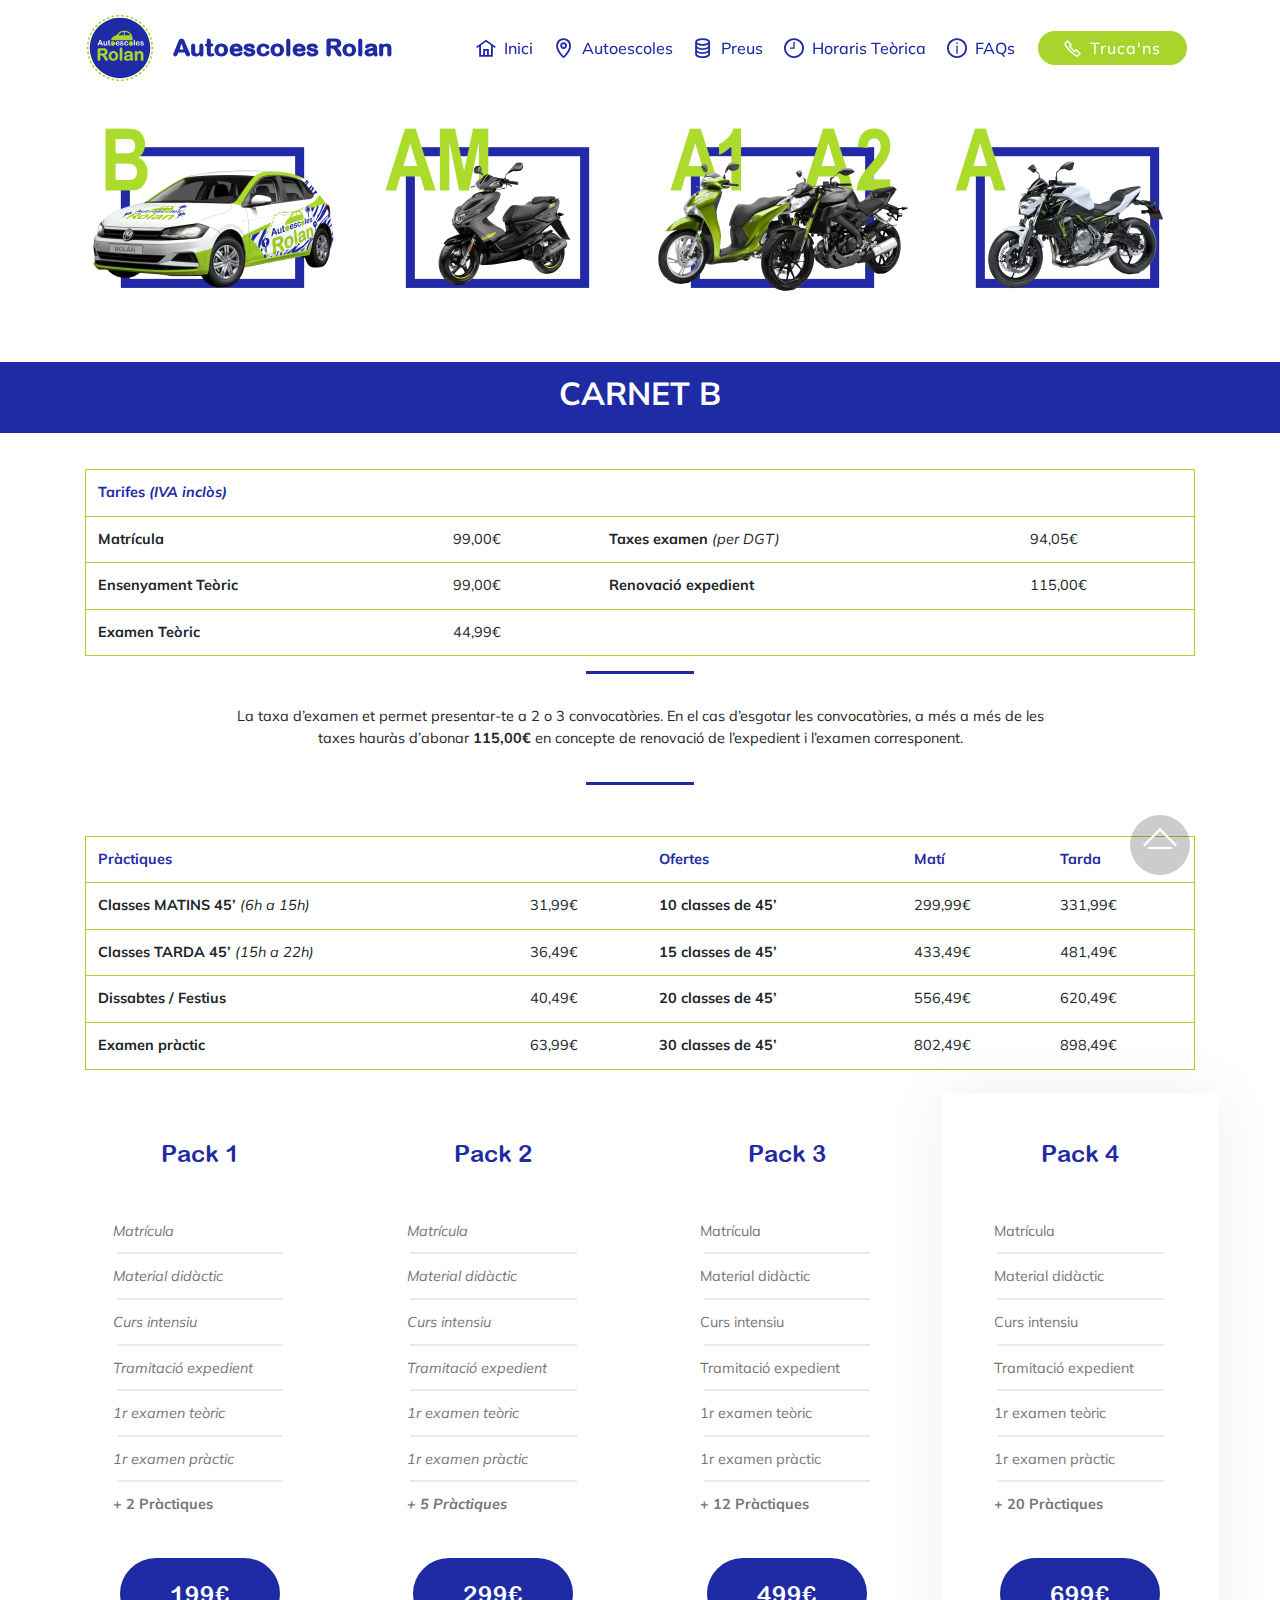
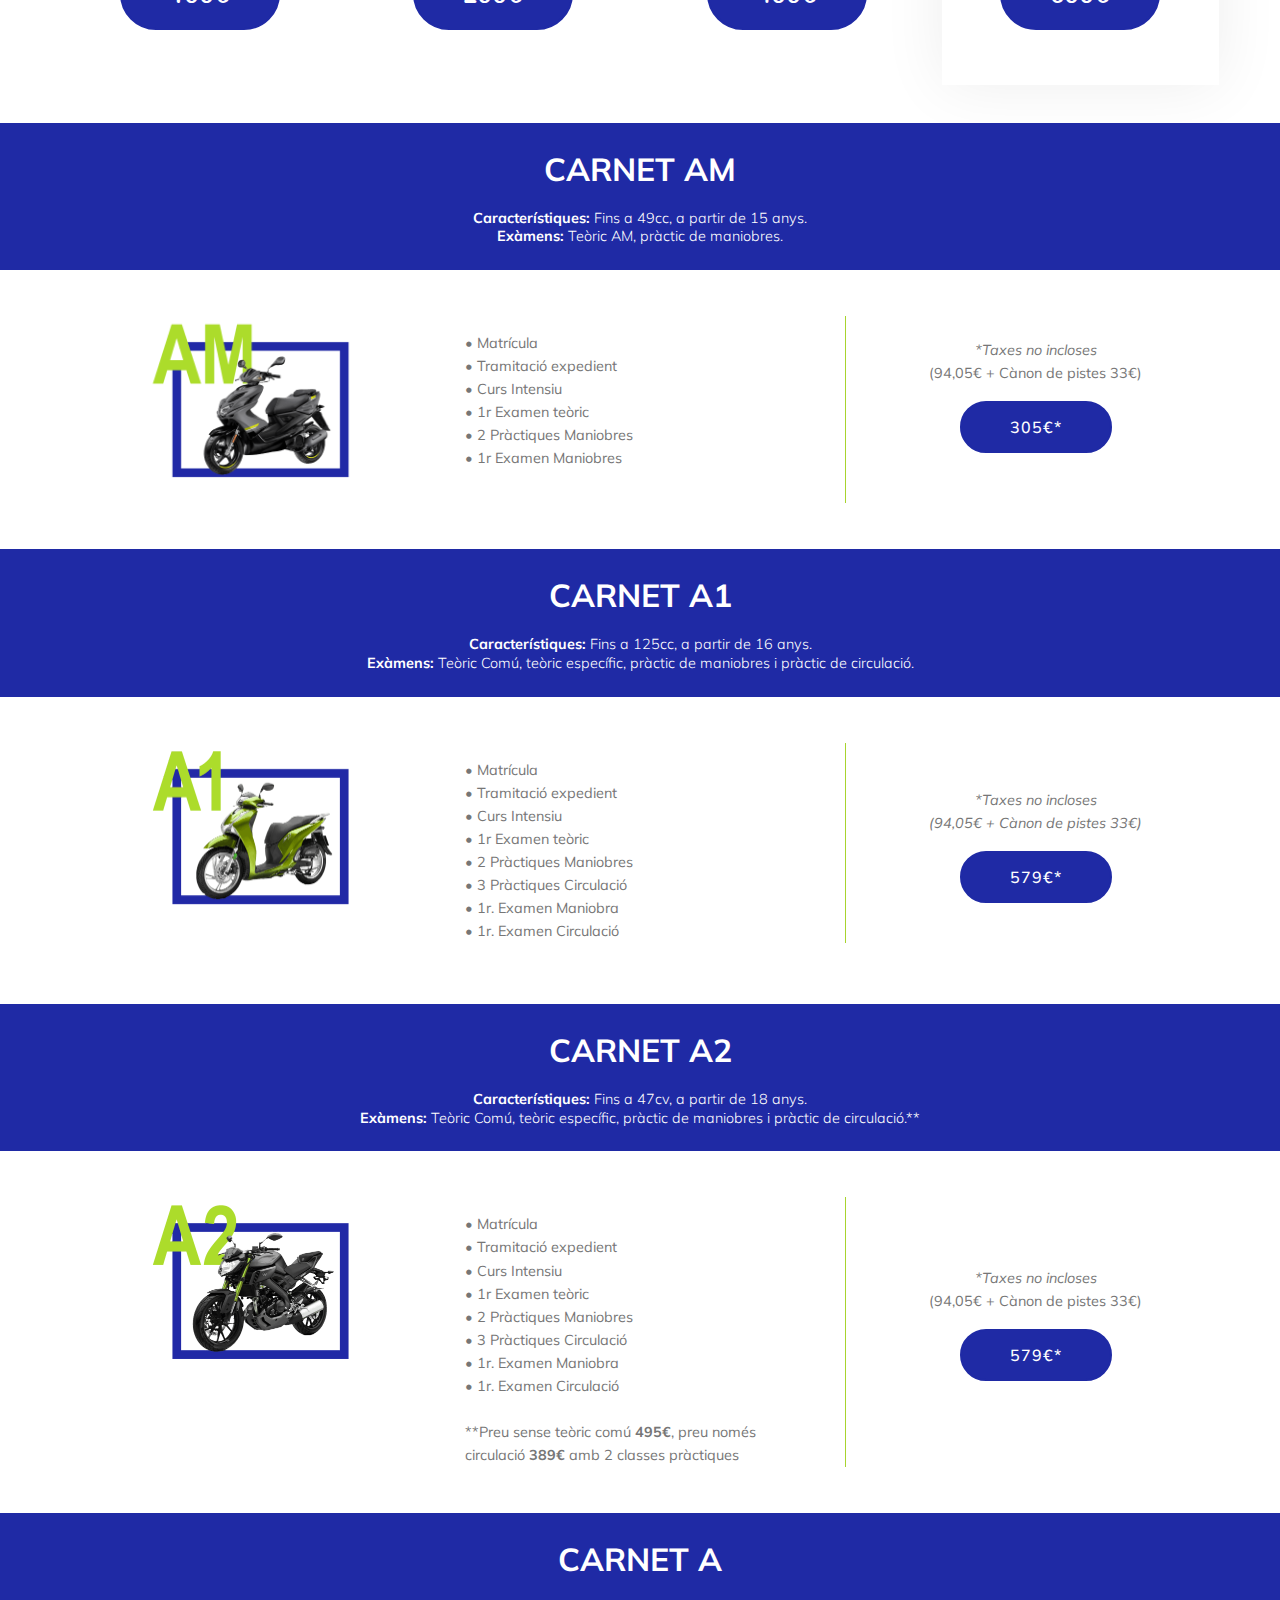
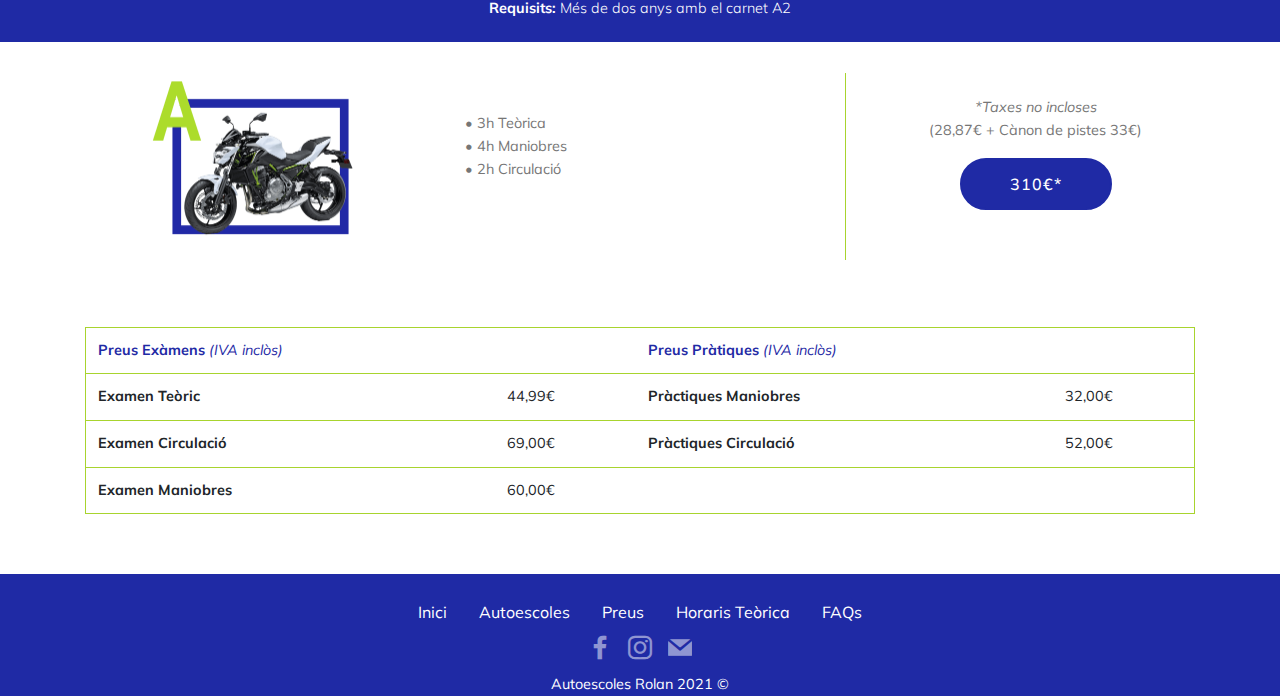
<file: preus.html>
<!DOCTYPE html>
<html  >
<head>

  <meta charset="UTF-8">
  <meta http-equiv="X-UA-Compatible" content="IE=edge">
  <meta name="generator" content="Mobirise v5.5.8, mobirise.com">
  <meta name="twitter:card" content="summary_large_image"/>
  <meta name="twitter:image:src" content="assets/images/preus-meta.jpg">
  <meta property="og:image" content="assets/images/preus-meta.jpg">
  <meta name="twitter:title" content="AUTOESCOLES ROLAN | Preus">
  <meta name="viewport" content="width=device-width, initial-scale=1, minimum-scale=1">
  <link rel="shortcut icon" href="assets/images/logorolan-icon.svg" type="image/x-icon">
  <meta name="description" content="Autoescoles Rolan, més de 30 anys dedicats a la formació vial amb centres repartits a la costa del Barcelonès i El Maresme.">
  
  
  <title>Autoescoles Rolan | Preus</title>
  <link rel="stylesheet" href="assets/web/assets/mobirise-icons2/mobirise2.css">
  <link rel="stylesheet" href="assets/bootstrap/css/bootstrap.min.css">
  <link rel="stylesheet" href="assets/bootstrap/css/bootstrap-grid.min.css">
  <link rel="stylesheet" href="assets/bootstrap/css/bootstrap-reboot.min.css">
  <link rel="stylesheet" href="assets/tether/tether.min.css">
  <link rel="stylesheet" href="assets/dropdown/css/style.css">
  <link rel="stylesheet" href="assets/datatables/data-tables.bootstrap4.min.css">
  <link rel="stylesheet" href="assets/socicon/css/styles.css">
  <link rel="stylesheet" href="assets/theme/css/style.css">
  <link href="assets/fonts/style.css" rel="stylesheet">
  <link rel="preload" href="https://fonts.googleapis.com/css?family=Muli:200,200i,300,300i,400,400i,600,600i,700,700i,800,800i,900,900i&display=swap" as="style" onload="this.onload=null;this.rel='stylesheet'">
  <noscript><link rel="stylesheet" href="https://fonts.googleapis.com/css?family=Muli:200,200i,300,300i,400,400i,600,600i,700,700i,800,800i,900,900i&display=swap"></noscript>
  <link rel="preload" as="style" href="assets/mobirise/css/mbr-additional.css"><link rel="stylesheet" href="assets/mobirise/css/mbr-additional.css" type="text/css">
  
  
  
  
</head>
<body>
  
  <section class="menu cid-rTApaTiAJ2" once="menu" id="menu1-2b">

    

    <nav class="navbar navbar-expand beta-menu navbar-dropdown align-items-center navbar-fixed-top navbar-toggleable-sm bg-color transparent">
        <button class="navbar-toggler navbar-toggler-right" type="button" data-toggle="collapse" data-target="#navbarSupportedContent" aria-controls="navbarSupportedContent" aria-expanded="false" aria-label="Toggle navigation">
            <div class="hamburger">
                <span></span>
                <span></span>
                <span></span>
                <span></span>
            </div>
        </button>
        <div class="menu-logo">
            <div class="navbar-brand">
                <span class="navbar-logo">
                    <a href="index.html">
                         <img src="assets/images/logorolan-icon.svg" alt="Logo" title="Logo Rolan" style="height: 5rem;">
                    </a>
                </span>
                <span class="navbar-caption-wrap"><a class="navbar-caption text-success display-5" href="index.html">Autoescoles Rolan</a></span>
            </div>
        </div>
        <div class="collapse navbar-collapse" id="navbarSupportedContent">
            <ul class="navbar-nav nav-dropdown" data-app-modern-menu="true"><li class="nav-item">
                    <a class="nav-link link text-success display-4" href="index.html"><span class="mobi-mbri mobi-mbri-home mbr-iconfont mbr-iconfont-btn" style="font-size: 20px;"></span>Inici</a>
                </li>
                <li class="nav-item">
                    <a class="nav-link link text-success display-4" href="autoescoles.html#team1-2s"><span class="mobi-mbri mobi-mbri-map-pin mbr-iconfont mbr-iconfont-btn" style="font-size: 20px;"></span>
                        
                        Autoescoles</a>
                </li><li class="nav-item"><a class="nav-link link text-success display-4" href="preus.html#team1-1s"><span class="mobi-mbri mobi-mbri-database mbr-iconfont mbr-iconfont-btn" style="font-size: 20px;"></span>Preus</a></li><li class="nav-item"><a class="nav-link link text-success display-4" href="horaris.html#header1-28"><span class="mobi-mbri mobi-mbri-clock mbr-iconfont mbr-iconfont-btn" style="font-size: 20px;"></span>Horaris Teòrica</a></li><li class="nav-item"><a class="nav-link link text-success display-4" href="faqs.html#header1-2h"><span class="mobi-mbri mobi-mbri-info mbr-iconfont mbr-iconfont-btn" style="font-size: 20px;"></span>FAQs</a></li></ul>
            <div class="navbar-buttons mbr-section-btn"><a class="btn btn-sm btn-secondary display-4" href="tel:934647857"><span class="mobi-mbri mobi-mbri-phone mbr-iconfont mbr-iconfont-btn" style="font-size: 17px;"></span>
                    
                    Truca'ns</a></div>
        </div>
    </nav>
</section>

<section class="team1 cid-rTxvqGGYgy" id="team1-1s">
    
    
    
    <div class="container align-center">
        
        
        <div class="row media-row">
            
        <div class="team-item col-lg-3 col-md-6">
                <div class="item-image">
                    <a href="page2.html#content5-z"><img src="assets/images/b-2-510x390.png" alt="carnetb" title="carnetb"></a>
                </div>
                
            </div><div class="team-item col-lg-3 col-md-6">
                <div class="item-image">
                    <a href="page2.html#content5-1u"><img src="assets/images/am-3-510x390.png" alt="carnetam" title="carnetam"></a>
                </div>
                
            </div><div class="team-item col-lg-3 col-md-6">
                <div class="item-image">
                    <a href="page2.html#content5-1x"><img src="assets/images/a1a2-2-510x390.png" alt="carneta1a2" title="carneta1a2"></a>
                </div>
                
            </div><div class="team-item col-lg-3 col-md-6">
                <div class="item-image">
                    <a href="page2.html#content5-21"><img src="assets/images/a-2-510x390.png" alt="carneta" title="carneta"></a>
                </div>
                
            </div></div>    
    </div>
</section>

<section class="mbr-section content5 cid-rTkQB6SEji" id="content5-z">

    

    

    <div class="container">
        <div class="media-container-row">
            <div class="title col-12 col-md-8">
                <h2 class="align-center mbr-bold mbr-white pb-3 mbr-fonts-style display-2">CARNET B</h2>
                
                
                
            </div>
        </div>
    </div>
</section>

<section class="section-table cid-rTzIDKWOaC" id="table1-1t">

  
  
  <div class="container container-table">
      
      
      <div class="table-wrapper">
        <div class="container">
          
        </div>

        <div class="container scroll">
          <table class="table" cellspacing="0">
            <thead>
              <tr class="table-heads ">
                  
                  
                  
                  
              <th class="head-item mbr-fonts-style display-7">
                      Tarifes <em>(IVA inclòs)</em></th><th class="head-item mbr-fonts-style display-7"></th><th class="head-item mbr-fonts-style display-7"></th><th class="head-item mbr-fonts-style display-7"></th></tr>
            </thead>

            <tbody>
              
              
              
              
            <tr> 
                
                
                
                
              <td class="body-item mbr-fonts-style display-7"><strong>Matrícula</strong></td><td class="body-item mbr-fonts-style display-7">99,00€</td><td class="body-item mbr-fonts-style display-7"><strong>Taxes examen </strong><em>(per DGT)</em></td><td class="body-item mbr-fonts-style display-7">94,05€</td></tr><tr> 
                
                
                
                
              <td class="body-item mbr-fonts-style display-7"><strong>Ensenyament Teòric</strong></td><td class="body-item mbr-fonts-style display-7">99,00€</td><td class="body-item mbr-fonts-style display-7"><strong>Renovació expedient<br></strong></td><td class="body-item mbr-fonts-style display-7">115,00€</td></tr><tr> 
                
                
                
                
              <td class="body-item mbr-fonts-style display-7"><strong>Examen Teòric</strong></td><td class="body-item mbr-fonts-style display-7">44,99€</td><td class="body-item mbr-fonts-style display-7"></td><td class="body-item mbr-fonts-style display-7"></td></tr></tbody>
          </table>
        </div>
        <div class="container table-info-container">
          
        </div>
      </div>
    </div>
</section>

<section class="mbr-section article content9 cid-rTkUWRZQXd" id="content9-12">
    
     

    <div class="container">
        <div class="inner-container" style="width: 75%;">
            <hr class="line" style="width: 13%;">
            <div class="section-text align-center mbr-fonts-style display-7">La taxa d’examen et permet
presentar-te a 2 o 3 
convocatòries. En el cas
d’esgotar les convocatòries,
a més a més de les taxes
hauràs d’abonar <strong>115,00€</strong>
 en concepte de renovació
de l’expedient i l’examen
corresponent.</div>
            <hr class="line" style="width: 13%;">
        </div>
        </div>
</section>

<section class="section-table cid-rTxk6istYq" id="table1-1r">

  
  
  <div class="container container-table">
      
      
      <div class="table-wrapper">
        <div class="container">
          
        </div>

        <div class="container scroll">
          <table class="table" cellspacing="0">
            <thead>
              <tr class="table-heads ">
                  
                  
                  
                  
              <th class="head-item mbr-fonts-style display-7">
                      Pràctiques</th><th class="head-item mbr-fonts-style display-7"></th><th class="head-item mbr-fonts-style display-7">
                      Ofertes</th><th class="head-item mbr-fonts-style display-7">Matí&nbsp;</th><th class="head-item mbr-fonts-style display-7">Tarda&nbsp;</th></tr>
            </thead>

            <tbody>
              
              
              
              
            <tr> 
                
                
                
                
              <td class="body-item mbr-fonts-style display-7"><strong>Classes MATINS 45’ </strong><em>(6h a 15h)</em></td><td class="body-item mbr-fonts-style display-7">31,99€</td><td class="body-item mbr-fonts-style display-7"><strong>10 classes de 45’</strong></td><td class="body-item mbr-fonts-style display-7">299,99€</td><td class="body-item mbr-fonts-style display-7">331,99€</td></tr><tr>
                
                
                
                
              <td class="body-item mbr-fonts-style display-7"><strong>Classes TARDA 45’ </strong><em>(15h a 22h)</em></td><td class="body-item mbr-fonts-style display-7">36,49€</td><td class="body-item mbr-fonts-style display-7"><strong>15 classes de 45’</strong></td><td class="body-item mbr-fonts-style display-7">433,49€</td><td class="body-item mbr-fonts-style display-7">481,49€</td></tr><tr>
                
                
                
                
              <td class="body-item mbr-fonts-style display-7"><strong>Dissabtes / Festius</strong></td><td class="body-item mbr-fonts-style display-7">40,49€</td><td class="body-item mbr-fonts-style display-7"><strong>20 classes de 45’</strong></td><td class="body-item mbr-fonts-style display-7">556,49€</td><td class="body-item mbr-fonts-style display-7">620,49€</td></tr><tr>
                
                
                
                
              <td class="body-item mbr-fonts-style display-7"><strong>Examen pràctic</strong></td><td class="body-item mbr-fonts-style display-7">63,99€</td><td class="body-item mbr-fonts-style display-7"><strong>30 classes de 45’</strong></td><td class="body-item mbr-fonts-style display-7">802,49€</td><td class="body-item mbr-fonts-style display-7">898,49€</td></tr></tbody>
          </table>
        </div>
        <div class="container table-info-container">
          
        </div>
      </div>
    </div>
</section>

<section class="pricing-table2 cid-rTxh3TjA0y" id="pricing-tables2-1p">

    

    

    <div class="container">
        <div class="media-container-row">

            <div class="plan col-12 mx-2 my-2 justify-content-center col-lg-3">
                <div class="plan-header text-center pt-5">
                    <h3 class="plan-title mbr-fonts-style display-5">
                        Pack 1</h3>
                    <div class="plan-price">
                        <span class="price-value mbr-fonts-style display-5">&nbsp;</span>
                        <span class="price-figure mbr-fonts-style display-5">&nbsp;</span>
                        <small class="price-term mbr-fonts-style display-7"></small>
                    </div>
                </div>
                <div class="plan-body">
                    <div class="plan-list align-center">
                        <ul class="list-group list-group-flush mbr-fonts-style display-7">
                            <li class="list-group-item"><em>Matrícula</em></li><li class="list-group-item"><em>Material didàctic</em></li><li class="list-group-item"><em>
Curs intensiu</em></li><li class="list-group-item"><em>Tramitació expedient</em></li><li class="list-group-item"><em>1r examen teòric</em></li><li class="list-group-item"><em>1r examen pràctic</em></li><li class="list-group-item"><strong>+ 2 Pràctiques</strong></li>
                        </ul>
                    </div>
                    <div class="mbr-section-btn text-center py-4 pb-5"><a href="page2.html#pricing-tables2-1p" class="btn btn-primary display-5">199€</a></div>
                </div>
            </div>

            <div class="plan col-12 mx-2 my-2 justify-content-center col-lg-3">
                <div class="plan-header text-center pt-5">
                    <h3 class="plan-title mbr-fonts-style display-5">
                        Pack 2</h3>
                    <div class="plan-price">
                        <span class="price-value mbr-fonts-style display-5">&nbsp;&nbsp;</span>
                        <span class="price-figure mbr-fonts-style display-5">&nbsp;</span>
                        <small class="price-term mbr-fonts-style display-7"></small>
                    </div>
                </div>
                <div class="plan-body">
                    <div class="plan-list align-center">
                        <ul class="list-group list-group-flush mbr-fonts-style display-7">
                            <li class="list-group-item"><em>Matrícula&nbsp;</em></li><li class="list-group-item"><em>Material didàctic</em></li><li class="list-group-item"><em>Curs intensiu&nbsp;</em></li><li class="list-group-item"><em>Tramitació expedient&nbsp;</em></li><li class="list-group-item"><em>1r examen teòric&nbsp;</em></li><li class="list-group-item"><em>1r examen pràctic</em></li><li class="list-group-item"><em><strong>+ 5 Pràctiques</strong></em></li>
                        </ul>
                    </div>
                    <div class="mbr-section-btn text-center py-4 pb-5"><a href="page2.html#pricing-tables2-1p" class="btn btn-primary display-5">299€</a></div>
                </div>
            </div>

            <div class="plan col-12 mx-2 my-2 justify-content-center col-lg-3">
                <div class="plan-header text-center pt-5">
                    <h3 class="plan-title mbr-fonts-style display-5">
                        Pack 3</h3>
                    <div class="plan-price">
                        <span class="price-value mbr-fonts-style display-5">&nbsp;</span>
                        <span class="price-figure mbr-fonts-style display-5">&nbsp;</span>
                        <small class="price-term mbr-fonts-style display-7"></small>
                    </div>
                </div>
                <div class="plan-body">
                    <div class="plan-list align-center">
                        <ul class="list-group list-group-flush mbr-fonts-style display-7">
                            <li class="list-group-item">Matrícula&nbsp;</li><li class="list-group-item">Material didàctic</li><li class="list-group-item">Curs intensiu&nbsp;</li><li class="list-group-item">Tramitació expedient&nbsp;</li><li class="list-group-item">1r examen teòric&nbsp;</li><li class="list-group-item">1r examen pràctic</li><li class="list-group-item"><strong>+ 12 Pràctiques</strong></li>
                        </ul>
                    </div>
                    <div class="mbr-section-btn text-center py-4 pb-5"><a href="page2.html#pricing-tables2-1p" class="btn btn-primary display-5">499€</a></div>
                </div>
            </div>

            <div class="plan col-12 mx-2 my-2 justify-content-center favorite col-lg-3">
                <div class="plan-header text-center pt-5">
                    <h3 class="plan-title mbr-fonts-style display-5">Pack 4</h3>
                    <div class="plan-price">
                        <span class="price-value mbr-fonts-style display-5">&nbsp;&nbsp;</span>
                        <span class="price-figure mbr-fonts-style display-5">&nbsp;</span>
                        <small class="price-term mbr-fonts-style display-7"></small>
                    </div>
                </div>
                <div class="plan-body">
                    <div class="plan-list align-center">
                        <ul class="list-group list-group-flush mbr-fonts-style display-7">
                            <li class="list-group-item">Matrícula&nbsp;</li><li class="list-group-item">Material didàctic</li><li class="list-group-item">Curs intensiu&nbsp;</li><li class="list-group-item">Tramitació expedient&nbsp;</li><li class="list-group-item">1r examen teòric&nbsp;</li><li class="list-group-item">1r examen pràctic</li><li class="list-group-item"><strong>+ 20 Pràctiques</strong></li>
                        </ul>
                    </div>
                    <div class="mbr-section-btn text-center py-4 pb-5"><a href="page2.html#pricing-tables2-1p" class="btn btn-primary display-5">699€</a></div>
                </div>
            </div>

        </div>
    </div>
</section>

<section class="mbr-section content5 cid-rTzK54Fbu0" id="content5-1u">

    

    

    <div class="container">
        <div class="media-container-row">
            <div class="title col-12 col-md-8">
                <h2 class="align-center mbr-bold mbr-white pb-3 mbr-fonts-style display-2">CARNET AM</h2>
                <h3 class="mbr-section-subtitle align-center mbr-light mbr-white pb-3 mbr-fonts-style display-7"><strong>Característiques:</strong> Fins a 49cc, a partir de 15 anys.<div><strong>Exàmens:</strong> Teòric AM, pràctic de maniobres.</div></h3>
                
                
            </div>
        </div>
    </div>
</section>

<section class="services4 cid-rTzKFMcRCj" xmlns="http://www.w3.org/1999/html" id="services4-1w">
    <!---->
    
    <!---->
    <!--Overlay-->
    
    <!--Container-->
    <div class="container">
        <div class="row">
            <!--Card-1-->
            <div class="card p-3 col-12">
                <div class="card-wrapper media-container-row media-container-row">
                    <div class="card-box">
                        <div class="row">
                            <div class="col-12 col-md-12 col-lg-4">
                                <div class="wrapper">
                                    <!--Image-->
                                    <div class="mbr-figure" style="width: 70%;">
                                        <img src="assets/images/am-3-510x390.png" alt="carneta" title="carneta">
                                    </div>
                                </div>
                            </div>
                            <div class="col-12 col-md-7 col-lg-4">
                                <div class="wrapper col-left">
                                    <!--Title-->
                                    
                                    <!--Subtitle-->
                                    <p class="mbr-text mbr-fonts-style pt-3 display-7">•	Matrícula<br>	•	Tramitació expedient<br>	•	Curs Intensiu<br>	•	1r Examen teòric<br>	•	2 Pràctiques Maniobres             <br>	•	1r Examen Maniobres</p>
                                </div>
                            </div>
                            <div class="col-12 col-md-5 col-lg-4">
                                <div class="wrapper border_wrapper">
                                    <!--Cost-->
                                    <p class="mbr-text mbr-fonts-style col-right mbr-black align-center display-7"><em>
                                        </em><br><em>*Taxes no incloses <br></em>(94,05€ + Cànon de pistes 33€)<em><br></em></p>
                                    <!--Btn-->
                                    <div class="mbr-section-btn col-right align-center"><a href="page2.html#content5-1u" class="btn m-0 btn-primary display-4">
                                            305€*</a></div>
                                </div>
                            </div>
                        </div>
                    </div>
                </div>
            </div>
            <!--Card-2-->
            
            <!--Card-3-->
            
        </div>
    </div>
</section>

<section class="mbr-section content5 cid-rTzM96uTqL" id="content5-1x">

    

    

    <div class="container">
        <div class="media-container-row">
            <div class="title col-12 col-md-8">
                <h2 class="align-center mbr-bold mbr-white pb-3 mbr-fonts-style display-2">CARNET A1</h2>
                <h3 class="mbr-section-subtitle align-center mbr-light mbr-white pb-3 mbr-fonts-style display-7"><strong>Característiques:</strong> Fins a 125cc, a partir de 16 anys.<div><strong>Exàmens:</strong> Teòric Comú, teòric específic, pràctic de maniobres i pràctic de circulació.</div></h3>
                
                
            </div>
        </div>
    </div>
</section>

<section class="services4 cid-rTzMyTClE6" xmlns="http://www.w3.org/1999/html" id="services4-1y">
    <!---->
    
    <!---->
    <!--Overlay-->
    
    <!--Container-->
    <div class="container">
        <div class="row">
            <!--Card-1-->
            <div class="card p-3 col-12">
                <div class="card-wrapper media-container-row media-container-row">
                    <div class="card-box">
                        <div class="row">
                            <div class="col-12 col-md-12 col-lg-4">
                                <div class="wrapper">
                                    <!--Image-->
                                    <div class="mbr-figure" style="width: 70%;">
                                        <img src="assets/images/a1-490x375.png" alt="carneta1" title="carneta1">
                                    </div>
                                </div>
                            </div>
                            <div class="col-12 col-md-7 col-lg-4">
                                <div class="wrapper col-left">
                                    <!--Title-->
                                    
                                    <!--Subtitle-->
                                    <p class="mbr-text mbr-fonts-style pt-3 display-7">•	Matrícula<br>	•	Tramitació expedient<br>	•	Curs Intensiu<br>	•	1r Examen teòric<br>	•	2 Pràctiques Maniobres             <br>•	3 Pràctiques Circulació<br>	•	1r. Examen Maniobra<br>	•	1r. Examen Circulació<br></p>
                                </div>
                            </div>
                            <div class="col-12 col-md-5 col-lg-4">
                                <div class="wrapper border_wrapper">
                                    <!--Cost-->
                                    <p class="mbr-text mbr-fonts-style col-right mbr-black align-center display-7"><em>
                                        </em><br><br><em>*Taxes no incloses <br>(94,05€ + Cànon de pistes 33€)</em></p>
                                    <!--Btn-->
                                    <div class="mbr-section-btn col-right align-center"><a href="page2.html#content5-1x" class="btn m-0 btn-primary display-4">
                                            579€*</a></div>
                                </div>
                            </div>
                        </div>
                    </div>
                </div>
            </div>
            <!--Card-2-->
            
            <!--Card-3-->
            
        </div>
    </div>
</section>

<section class="mbr-section content5 cid-rTzNxGK6PD" id="content5-1z">

    

    

    <div class="container">
        <div class="media-container-row">
            <div class="title col-12 col-md-8">
                <h2 class="align-center mbr-bold mbr-white pb-3 mbr-fonts-style display-2">CARNET A2</h2>
                <h3 class="mbr-section-subtitle align-center mbr-light mbr-white pb-3 mbr-fonts-style display-7"><strong>Característiques:</strong> Fins a 47cv, a partir de 18 anys.<div><strong>Exàmens:</strong> Teòric Comú, teòric específic, pràctic de maniobres i pràctic de circulació.**</div></h3>
                
                
            </div>
        </div>
    </div>
</section>

<section class="services4 cid-rTzNyRiVdr" xmlns="http://www.w3.org/1999/html" id="services4-20">
    <!---->
    
    <!---->
    <!--Overlay-->
    
    <!--Container-->
    <div class="container">
        <div class="row">
            <!--Card-1-->
            <div class="card p-3 col-12">
                <div class="card-wrapper media-container-row media-container-row">
                    <div class="card-box">
                        <div class="row">
                            <div class="col-12 col-md-12 col-lg-4">
                                <div class="wrapper">
                                    <!--Image-->
                                    <div class="mbr-figure" style="width: 70%;">
                                        <img src="assets/images/a2-490x375.png" alt="carneta2" title="carneta2">
                                    </div>
                                </div>
                            </div>
                            <div class="col-12 col-md-7 col-lg-4">
                                <div class="wrapper col-left">
                                    <!--Title-->
                                    
                                    <!--Subtitle-->
                                    <p class="mbr-text mbr-fonts-style pt-3 display-7">•	Matrícula<br>•	Tramitació expedient<br>•	Curs Intensiu<br>•	1r Examen teòric<br>•	2 Pràctiques Maniobres <br>•	3 Pràctiques Circulació<br>•	1r. Examen Maniobra<br>•	1r. Examen Circulació<br><br>**Preu sense teòric comú <strong>495€</strong>, preu només circulació <strong>389€</strong> amb 2 classes pràctiques<br></p>
                                </div>
                            </div>
                            <div class="col-12 col-md-5 col-lg-4">
                                <div class="wrapper border_wrapper">
                                    <!--Cost-->
                                    <p class="mbr-text mbr-fonts-style col-right mbr-black align-center display-7"><em>
                                        </em><br><br><br><em>*Taxes no incloses <br></em>(94,05€ + Cànon de pistes 33€)<em><br></em></p>
                                    <!--Btn-->
                                    <div class="mbr-section-btn col-right align-center"><a href="page2.html#content5-1z" class="btn m-0 btn-primary display-4">
                                            579€*</a></div>
                                </div>
                            </div>
                        </div>
                    </div>
                </div>
            </div>
            <!--Card-2-->
            
            <!--Card-3-->
            
        </div>
    </div>
</section>

<section class="mbr-section content5 cid-rTzOze6KPf" id="content5-21">

    

    

    <div class="container">
        <div class="media-container-row">
            <div class="title col-12 col-md-8">
                <h2 class="align-center mbr-bold mbr-white pb-3 mbr-fonts-style display-2">CARNET A</h2>
                <h3 class="mbr-section-subtitle align-center mbr-light mbr-white pb-3 mbr-fonts-style display-7"><strong>Requisits:</strong> Més de dos anys amb el carnet A2</h3>
                
                
            </div>
        </div>
    </div>
</section>

<section class="services4 cid-rTzOBHupLe" xmlns="http://www.w3.org/1999/html" id="services4-22">
    <!---->
    
    <!---->
    <!--Overlay-->
    
    <!--Container-->
    <div class="container">
        <div class="row">
            <!--Card-1-->
            <div class="card p-3 col-12">
                <div class="card-wrapper media-container-row media-container-row">
                    <div class="card-box">
                        <div class="row">
                            <div class="col-12 col-md-12 col-lg-4">
                                <div class="wrapper">
                                    <!--Image-->
                                    <div class="mbr-figure" style="width: 70%;">
                                        <img src="assets/images/a-490x375.png" alt="carneta" title="carneta">
                                    </div>
                                </div>
                            </div>
                            <div class="col-12 col-md-7 col-lg-4">
                                <div class="wrapper col-left">
                                    <!--Title-->
                                    
                                    <!--Subtitle-->
                                    <p class="mbr-text mbr-fonts-style pt-3 display-7"><br>• 3h Teòrica<br>	• 4h Maniobres<br>	•	2h Circulació&nbsp;</p>
                                </div>
                            </div>
                            <div class="col-12 col-md-5 col-lg-4">
                                <div class="wrapper border_wrapper">
                                    <!--Cost-->
                                    <p class="mbr-text mbr-fonts-style col-right mbr-black align-center display-7"><em>
                                        </em><br><em>*Taxes no incloses <br></em>(28,87€ + Cànon de pistes 33€)<em><br></em></p>
                                    <!--Btn-->
                                    <div class="mbr-section-btn col-right align-center"><a href="page2.html#content5-21" class="btn m-0 btn-primary display-4">
                                            310€*</a></div>
                                </div>
                            </div>
                        </div>
                    </div>
                </div>
            </div>
            <!--Card-2-->
            
            <!--Card-3-->
            
        </div>
    </div>
</section>

<section class="section-table cid-rTA3tgA0Uj" id="table1-24">

  
  
  <div class="container container-table">
      
      
      <div class="table-wrapper">
        <div class="container">
          
        </div>

        <div class="container scroll">
          <table class="table" cellspacing="0">
            <thead>
              <tr class="table-heads ">
                  
                  
                  
                  
              <th class="head-item mbr-fonts-style display-7">
                      Preus Exàmens <span style="font-weight: normal;"><em>(IVA inclòs)</em></span></th><th class="head-item mbr-fonts-style display-7"></th><th class="head-item mbr-fonts-style display-7">
                      Preus Pràtiques <span style="font-weight: normal;"><em>(IVA inclòs)</em></span></th><th class="head-item mbr-fonts-style display-7"></th></tr>
            </thead>

            <tbody>
              
              
              
              
            <tr> 
                
                
                
                
              <td class="body-item mbr-fonts-style display-7"><strong>Examen Teòric</strong></td><td class="body-item mbr-fonts-style display-7">44,99€</td><td class="body-item mbr-fonts-style display-7"><strong>Pràctiques Maniobres</strong></td><td class="body-item mbr-fonts-style display-7">32,00€</td></tr><tr>
                
                
                
                
              <td class="body-item mbr-fonts-style display-7"><strong>Examen Circulació</strong></td><td class="body-item mbr-fonts-style display-7">69,00€</td><td class="body-item mbr-fonts-style display-7"><strong>Pràctiques Circulació</strong></td><td class="body-item mbr-fonts-style display-7">52,00€</td></tr><tr>
                
                
                
                
              <td class="body-item mbr-fonts-style display-7"><strong>Examen Maniobres</strong></td><td class="body-item mbr-fonts-style display-7">60,00€</td><td class="body-item mbr-fonts-style display-7"></td><td class="body-item mbr-fonts-style display-7"></td></tr></tbody>
          </table>
        </div>
        <div class="container table-info-container">
          
        </div>
      </div>
    </div>
</section>

<section once="footers" class="cid-rTBrG8I8LM mbr-reveal" id="footer7-2p">

    

    

    <div class="container">
        <div class="media-container-row align-center mbr-white">
            <div class="row row-links">
                <ul class="foot-menu">
                    
                    
                    
                    
                    
                <li class="foot-menu-item mbr-fonts-style display-4"><a href="#top" class="text-white">Inici</a></li><li class="foot-menu-item mbr-fonts-style display-4"><a href="autoescoles.html#team1-2s" class="text-white">Autoescoles</a></li><li class="foot-menu-item mbr-fonts-style display-4"><a href="preus.html#team1-1s" class="text-white">Preus</a></li><li class="foot-menu-item mbr-fonts-style display-4"><a href="horaris.html#header1-28" class="text-white">Horaris Teòrica</a></li><li class="foot-menu-item mbr-fonts-style display-4"><a href="faqs.html#header1-2h" class="text-white">FAQs</a></li></ul>
            </div>
            <div class="row social-row">
                <div class="social-list align-right pb-2">
                    
                    
                    
                    
                    
                    
                <div class="soc-item">
                        <a href="http://www.facebook.com/pg/autoescolesrolan" target="_blank">
                            <span class="mbr-iconfont mbr-iconfont-social socicon-facebook socicon"></span>
                        </a>
                    </div><div class="soc-item">
                        <a href="http://www.instagram.com/autoescolesrolan/" target="_blank">
                            <span class="mbr-iconfont mbr-iconfont-social socicon-instagram socicon"></span>
                        </a>
                    </div><div class="soc-item">
                        <a href="mailto:badalona@autoescolesrolan.cat">
                            <span class="mbr-iconfont mbr-iconfont-social socicon-mail socicon"></span>
                        </a>
                    </div></div>
            </div>
            <div class="row row-copirayt">
                <p class="mbr-text mb-0 mbr-fonts-style mbr-white align-center display-7">Autoescoles Rolan 2021 ©</p>
            </div>
        </div>
    </div>

  
  
 <div id="scrollToTop" class="scrollToTop mbr-arrow-up"><a style="text-align: center;"><i class="mbr-arrow-up-icon mbr-arrow-up-icon-cm cm-icon cm-icon-smallarrow-up"></i></a></div>
  </body>
</html>
</file>
<file: assets/web/assets/mobirise-icons2/mobirise2.css>
@font-face {
  font-family: 'Moririse2';
  font-display: swap;
  src:  url('mobirise2.eot?f2bix4');
  src:  url('mobirise2.eot?f2bix4#iefix') format('embedded-opentype'),
    url('mobirise2.ttf?f2bix4') format('truetype'),
    url('mobirise2.woff?f2bix4') format('woff'),
    url('mobirise2.svg?f2bix4#mobirise2') format('svg');
  font-weight: normal;
  font-style: normal;
}

[class^="mobi-"], [class*=" mobi-"] {
  /* use !important to prevent issues with browser extensions that change fonts */
  font-family: 'Moririse2' !important;
  speak: none;
  font-style: normal;
  font-weight: normal;
  font-variant: normal;
  text-transform: none;
  line-height: 1;

  /* Better Font Rendering =========== */
  -webkit-font-smoothing: antialiased;
  -moz-osx-font-smoothing: grayscale;
}

.mobi-mbri-add-submenu:before {
  content: "\e900";
}
.mobi-mbri-alert:before {
  content: "\e901";
}
.mobi-mbri-align-center:before {
  content: "\e902";
}
.mobi-mbri-align-justify:before {
  content: "\e903";
}
.mobi-mbri-align-left:before {
  content: "\e904";
}
.mobi-mbri-align-right:before {
  content: "\e905";
}
.mobi-mbri-android:before {
  content: "\e906";
}
.mobi-mbri-apple:before {
  content: "\e907";
}
.mobi-mbri-arrow-down:before {
  content: "\e908";
}
.mobi-mbri-arrow-next:before {
  content: "\e909";
}
.mobi-mbri-arrow-prev:before {
  content: "\e90a";
}
.mobi-mbri-arrow-up:before {
  content: "\e90b";
}
.mobi-mbri-bold:before {
  content: "\e90c";
}
.mobi-mbri-bookmark:before {
  content: "\e90d";
}
.mobi-mbri-bootstrap:before {
  content: "\e90e";
}
.mobi-mbri-briefcase:before {
  content: "\e90f";
}
.mobi-mbri-browse:before {
  content: "\e910";
}
.mobi-mbri-bulleted-list:before {
  content: "\e911";
}
.mobi-mbri-calendar:before {
  content: "\e912";
}
.mobi-mbri-camera:before {
  content: "\e913";
}
.mobi-mbri-cart-add:before {
  content: "\e914";
}
.mobi-mbri-cart-full:before {
  content: "\e915";
}
.mobi-mbri-cash:before {
  content: "\e916";
}
.mobi-mbri-change-style:before {
  content: "\e917";
}
.mobi-mbri-chat:before {
  content: "\e918";
}
.mobi-mbri-clock:before {
  content: "\e919";
}
.mobi-mbri-close:before {
  content: "\e91a";
}
.mobi-mbri-cloud:before {
  content: "\e91b";
}
.mobi-mbri-code:before {
  content: "\e91c";
}
.mobi-mbri-contact-form:before {
  content: "\e91d";
}
.mobi-mbri-credit-card:before {
  content: "\e91e";
}
.mobi-mbri-cursor-click:before {
  content: "\e91f";
}
.mobi-mbri-cust-feedback:before {
  content: "\e920";
}
.mobi-mbri-database:before {
  content: "\e921";
}
.mobi-mbri-delivery:before {
  content: "\e922";
}
.mobi-mbri-desktop:before {
  content: "\e923";
}
.mobi-mbri-devices:before {
  content: "\e924";
}
.mobi-mbri-down:before {
  content: "\e925";
}
.mobi-mbri-download-2:before {
  content: "\e926";
}
.mobi-mbri-download:before {
  content: "\e927";
}
.mobi-mbri-drag-n-drop-2:before {
  content: "\e928";
}
.mobi-mbri-drag-n-drop:before {
  content: "\e929";
}
.mobi-mbri-edit-2:before {
  content: "\e92a";
}
.mobi-mbri-edit:before {
  content: "\e92b";
}
.mobi-mbri-error:before {
  content: "\e92c";
}
.mobi-mbri-extension:before {
  content: "\e92d";
}
.mobi-mbri-features:before {
  content: "\e92e";
}
.mobi-mbri-file:before {
  content: "\e92f";
}
.mobi-mbri-flag:before {
  content: "\e930";
}
.mobi-mbri-folder:before {
  content: "\e931";
}
.mobi-mbri-gift:before {
  content: "\e932";
}
.mobi-mbri-github:before {
  content: "\e933";
}
.mobi-mbri-globe-2:before {
  content: "\e934";
}
.mobi-mbri-globe:before {
  content: "\e935";
}
.mobi-mbri-growing-chart:before {
  content: "\e936";
}
.mobi-mbri-hearth:before {
  content: "\e937";
}
.mobi-mbri-help:before {
  content: "\e938";
}
.mobi-mbri-home:before {
  content: "\e939";
}
.mobi-mbri-hot-cup:before {
  content: "\e93a";
}
.mobi-mbri-idea:before {
  content: "\e93b";
}
.mobi-mbri-image-gallery:before {
  content: "\e93c";
}
.mobi-mbri-image-slider:before {
  content: "\e93d";
}
.mobi-mbri-info:before {
  content: "\e93e";
}
.mobi-mbri-italic:before {
  content: "\e93f";
}
.mobi-mbri-key:before {
  content: "\e940";
}
.mobi-mbri-laptop:before {
  content: "\e941";
}
.mobi-mbri-layers:before {
  content: "\e942";
}
.mobi-mbri-left-right:before {
  content: "\e943";
}
.mobi-mbri-left:before {
  content: "\e944";
}
.mobi-mbri-letter:before {
  content: "\e945";
}
.mobi-mbri-like:before {
  content: "\e946";
}
.mobi-mbri-link:before {
  content: "\e947";
}
.mobi-mbri-lock:before {
  content: "\e948";
}
.mobi-mbri-login:before {
  content: "\e949";
}
.mobi-mbri-logout:before {
  content: "\e94a";
}
.mobi-mbri-magic-stick:before {
  content: "\e94b";
}
.mobi-mbri-map-pin:before {
  content: "\e94c";
}
.mobi-mbri-menu:before {
  content: "\e94d";
}
.mobi-mbri-mobile-2:before {
  content: "\e94e";
}
.mobi-mbri-mobile-horizontal:before {
  content: "\e94f";
}
.mobi-mbri-mobile:before {
  content: "\e950";
}
.mobi-mbri-mobirise:before {
  content: "\e951";
}
.mobi-mbri-more-horizontal:before {
  content: "\e952";
}
.mobi-mbri-more-vertical:before {
  content: "\e953";
}
.mobi-mbri-music:before {
  content: "\e954";
}
.mobi-mbri-new-file:before {
  content: "\e955";
}
.mobi-mbri-numbered-list:before {
  content: "\e956";
}
.mobi-mbri-opened-folder:before {
  content: "\e957";
}
.mobi-mbri-pages:before {
  content: "\e958";
}
.mobi-mbri-paper-plane:before {
  content: "\e959";
}
.mobi-mbri-paperclip:before {
  content: "\e95a";
}
.mobi-mbri-phone:before {
  content: "\e95b";
}
.mobi-mbri-photo:before {
  content: "\e95c";
}
.mobi-mbri-photos:before {
  content: "\e95d";
}
.mobi-mbri-pin:before {
  content: "\e95e";
}
.mobi-mbri-play:before {
  content: "\e95f";
}
.mobi-mbri-plus:before {
  content: "\e960";
}
.mobi-mbri-preview:before {
  content: "\e961";
}
.mobi-mbri-print:before {
  content: "\e962";
}
.mobi-mbri-protect:before {
  content: "\e963";
}
.mobi-mbri-question:before {
  content: "\e964";
}
.mobi-mbri-quote-left:before {
  content: "\e965";
}
.mobi-mbri-quote-right:before {
  content: "\e966";
}
.mobi-mbri-redo:before {
  content: "\e967";
}
.mobi-mbri-refresh:before {
  content: "\e968";
}
.mobi-mbri-responsive-2:before {
  content: "\e969";
}
.mobi-mbri-responsive:before {
  content: "\e96a";
}
.mobi-mbri-right:before {
  content: "\e96b";
}
.mobi-mbri-rocket:before {
  content: "\e96c";
}
.mobi-mbri-sad-face:before {
  content: "\e96d";
}
.mobi-mbri-sale:before {
  content: "\e96e";
}
.mobi-mbri-save:before {
  content: "\e96f";
}
.mobi-mbri-search:before {
  content: "\e970";
}
.mobi-mbri-setting-2:before {
  content: "\e971";
}
.mobi-mbri-setting-3:before {
  content: "\e972";
}
.mobi-mbri-setting:before {
  content: "\e973";
}
.mobi-mbri-share:before {
  content: "\e974";
}
.mobi-mbri-shopping-bag:before {
  content: "\e975";
}
.mobi-mbri-shopping-basket:before {
  content: "\e976";
}
.mobi-mbri-shopping-cart:before {
  content: "\e977";
}
.mobi-mbri-sites:before {
  content: "\e978";
}
.mobi-mbri-smile-face:before {
  content: "\e979";
}
.mobi-mbri-speed:before {
  content: "\e97a";
}
.mobi-mbri-star:before {
  content: "\e97b";
}
.mobi-mbri-success:before {
  content: "\e97c";
}
.mobi-mbri-sun:before {
  content: "\e97d";
}
.mobi-mbri-sun2:before {
  content: "\e97e";
}
.mobi-mbri-tablet-vertical:before {
  content: "\e97f";
}
.mobi-mbri-tablet:before {
  content: "\e980";
}
.mobi-mbri-target:before {
  content: "\e981";
}
.mobi-mbri-timer:before {
  content: "\e982";
}
.mobi-mbri-to-ftp:before {
  content: "\e983";
}
.mobi-mbri-to-local-drive:before {
  content: "\e984";
}
.mobi-mbri-touch-swipe:before {
  content: "\e985";
}
.mobi-mbri-touch:before {
  content: "\e986";
}
.mobi-mbri-trash:before {
  content: "\e987";
}
.mobi-mbri-underline:before {
  content: "\e988";
}
.mobi-mbri-undo:before {
  content: "\e989";
}
.mobi-mbri-unlink:before {
  content: "\e98a";
}
.mobi-mbri-unlock:before {
  content: "\e98b";
}
.mobi-mbri-up-down:before {
  content: "\e98c";
}
.mobi-mbri-up:before {
  content: "\e98d";
}
.mobi-mbri-update:before {
  content: "\e98e";
}
.mobi-mbri-upload-2:before {
  content: "\e98f";
}
.mobi-mbri-upload:before {
  content: "\e990";
}
.mobi-mbri-user-2:before {
  content: "\e991";
}
.mobi-mbri-user:before {
  content: "\e992";
}
.mobi-mbri-users:before {
  content: "\e993";
}
.mobi-mbri-video-play:before {
  content: "\e994";
}
.mobi-mbri-video:before {
  content: "\e995";
}
.mobi-mbri-watch:before {
  content: "\e996";
}
.mobi-mbri-website-theme-2:before {
  content: "\e997";
}
.mobi-mbri-website-theme:before {
  content: "\e998";
}
.mobi-mbri-wifi:before {
  content: "\e999";
}
.mobi-mbri-windows:before {
  content: "\e99a";
}
.mobi-mbri-zoom-in:before {
  content: "\e99b";
}
.mobi-mbri-zoom-out:before {
  content: "\e99c";
}
</file>
<file: assets/web/assets/mobirise-icons/mobirise-icons.css>
@font-face {
  font-family: 'MobiriseIcons';
  src:  url('mobirise-icons.eot?spat4u');
  src:  url('mobirise-icons.eot?spat4u#iefix') format('embedded-opentype'),
    url('mobirise-icons.ttf?spat4u') format('truetype'),
    url('mobirise-icons.woff?spat4u') format('woff'),
    url('mobirise-icons.svg?spat4u#MobiriseIcons') format('svg');
  font-weight: normal;
  font-style: normal;
  font-display: swap;
}

[class^="mbri-"], [class*=" mbri-"] {
  /* use !important to prevent issues with browser extensions that change fonts */
  font-family: MobiriseIcons !important;
  speak: none;
  font-style: normal;
  font-weight: normal;
  font-variant: normal;
  text-transform: none;
  line-height: 1;

  /* Better Font Rendering =========== */
  -webkit-font-smoothing: antialiased;
  -moz-osx-font-smoothing: grayscale;
}

.mbri-add-submenu:before {
  content: "\e900";
}
.mbri-alert:before {
  content: "\e901";
}
.mbri-align-center:before {
  content: "\e902";
}
.mbri-align-justify:before {
  content: "\e903";
}
.mbri-align-left:before {
  content: "\e904";
}
.mbri-align-right:before {
  content: "\e905";
}
.mbri-android:before {
  content: "\e906";
}
.mbri-apple:before {
  content: "\e907";
}
.mbri-arrow-down:before {
  content: "\e908";
}
.mbri-arrow-next:before {
  content: "\e909";
}
.mbri-arrow-prev:before {
  content: "\e90a";
}
.mbri-arrow-up:before {
  content: "\e90b";
}
.mbri-bold:before {
  content: "\e90c";
}
.mbri-bookmark:before {
  content: "\e90d";
}
.mbri-bootstrap:before {
  content: "\e90e";
}
.mbri-briefcase:before {
  content: "\e90f";
}
.mbri-browse:before {
  content: "\e910";
}
.mbri-bulleted-list:before {
  content: "\e911";
}
.mbri-calendar:before {
  content: "\e912";
}
.mbri-camera:before {
  content: "\e913";
}
.mbri-cart-add:before {
  content: "\e914";
}
.mbri-cart-full:before {
  content: "\e915";
}
.mbri-cash:before {
  content: "\e916";
}
.mbri-change-style:before {
  content: "\e917";
}
.mbri-chat:before {
  content: "\e918";
}
.mbri-clock:before {
  content: "\e919";
}
.mbri-close:before {
  content: "\e91a";
}
.mbri-cloud:before {
  content: "\e91b";
}
.mbri-code:before {
  content: "\e91c";
}
.mbri-contact-form:before {
  content: "\e91d";
}
.mbri-credit-card:before {
  content: "\e91e";
}
.mbri-cursor-click:before {
  content: "\e91f";
}
.mbri-cust-feedback:before {
  content: "\e920";
}
.mbri-database:before {
  content: "\e921";
}
.mbri-delivery:before {
  content: "\e922";
}
.mbri-desktop:before {
  content: "\e923";
}
.mbri-devices:before {
  content: "\e924";
}
.mbri-down:before {
  content: "\e925";
}
.mbri-download:before {
  content: "\e989";
}
.mbri-drag-n-drop:before {
  content: "\e927";
}
.mbri-drag-n-drop2:before {
  content: "\e928";
}
.mbri-edit:before {
  content: "\e929";
}
.mbri-edit2:before {
  content: "\e92a";
}
.mbri-error:before {
  content: "\e92b";
}
.mbri-extension:before {
  content: "\e92c";
}
.mbri-features:before {
  content: "\e92d";
}
.mbri-file:before {
  content: "\e92e";
}
.mbri-flag:before {
  content: "\e92f";
}
.mbri-folder:before {
  content: "\e930";
}
.mbri-gift:before {
  content: "\e931";
}
.mbri-github:before {
  content: "\e932";
}
.mbri-globe:before {
  content: "\e933";
}
.mbri-globe-2:before {
  content: "\e934";
}
.mbri-growing-chart:before {
  content: "\e935";
}
.mbri-hearth:before {
  content: "\e936";
}
.mbri-help:before {
  content: "\e937";
}
.mbri-home:before {
  content: "\e938";
}
.mbri-hot-cup:before {
  content: "\e939";
}
.mbri-idea:before {
  content: "\e93a";
}
.mbri-image-gallery:before {
  content: "\e93b";
}
.mbri-image-slider:before {
  content: "\e93c";
}
.mbri-info:before {
  content: "\e93d";
}
.mbri-italic:before {
  content: "\e93e";
}
.mbri-key:before {
  content: "\e93f";
}
.mbri-laptop:before {
  content: "\e940";
}
.mbri-layers:before {
  content: "\e941";
}
.mbri-left-right:before {
  content: "\e942";
}
.mbri-left:before {
  content: "\e943";
}
.mbri-letter:before {
  content: "\e944";
}
.mbri-like:before {
  content: "\e945";
}
.mbri-link:before {
  content: "\e946";
}
.mbri-lock:before {
  content: "\e947";
}
.mbri-login:before {
  content: "\e948";
}
.mbri-logout:before {
  content: "\e949";
}
.mbri-magic-stick:before {
  content: "\e94a";
}
.mbri-map-pin:before {
  content: "\e94b";
}
.mbri-menu:before {
  content: "\e94c";
}
.mbri-mobile:before {
  content: "\e94d";
}
.mbri-mobile2:before {
  content: "\e94e";
}
.mbri-mobirise:before {
  content: "\e94f";
}
.mbri-more-horizontal:before {
  content: "\e950";
}
.mbri-more-vertical:before {
  content: "\e951";
}
.mbri-music:before {
  content: "\e952";
}
.mbri-new-file:before {
  content: "\e953";
}
.mbri-numbered-list:before {
  content: "\e954";
}
.mbri-opened-folder:before {
  content: "\e955";
}
.mbri-pages:before {
  content: "\e956";
}
.mbri-paper-plane:before {
  content: "\e957";
}
.mbri-paperclip:before {
  content: "\e958";
}
.mbri-photo:before {
  content: "\e959";
}
.mbri-photos:before {
  content: "\e95a";
}
.mbri-pin:before {
  content: "\e95b";
}
.mbri-play:before {
  content: "\e95c";
}
.mbri-plus:before {
  content: "\e95d";
}
.mbri-preview:before {
  content: "\e95e";
}
.mbri-print:before {
  content: "\e95f";
}
.mbri-protect:before {
  content: "\e960";
}
.mbri-question:before {
  content: "\e961";
}
.mbri-quote-left:before {
  content: "\e962";
}
.mbri-quote-right:before {
  content: "\e963";
}
.mbri-refresh:before {
  content: "\e964";
}
.mbri-responsive:before {
  content: "\e965";
}
.mbri-right:before {
  content: "\e966";
}
.mbri-rocket:before {
  content: "\e967";
}
.mbri-sad-face:before {
  content: "\e968";
}
.mbri-sale:before {
  content: "\e969";
}
.mbri-save:before {
  content: "\e96a";
}
.mbri-search:before {
  content: "\e96b";
}
.mbri-setting:before {
  content: "\e96c";
}
.mbri-setting2:before {
  content: "\e96d";
}
.mbri-setting3:before {
  content: "\e96e";
}
.mbri-share:before {
  content: "\e96f";
}
.mbri-shopping-bag:before {
  content: "\e970";
}
.mbri-shopping-basket:before {
  content: "\e971";
}
.mbri-shopping-cart:before {
  content: "\e972";
}
.mbri-sites:before {
  content: "\e973";
}
.mbri-smile-face:before {
  content: "\e974";
}
.mbri-speed:before {
  content: "\e975";
}
.mbri-star:before {
  content: "\e976";
}
.mbri-success:before {
  content: "\e977";
}
.mbri-sun:before {
  content: "\e978";
}
.mbri-sun2:before {
  content: "\e979";
}
.mbri-tablet:before {
  content: "\e97a";
}
.mbri-tablet-vertical:before {
  content: "\e97b";
}
.mbri-target:before {
  content: "\e97c";
}
.mbri-timer:before {
  content: "\e97d";
}
.mbri-to-ftp:before {
  content: "\e97e";
}
.mbri-to-local-drive:before {
  content: "\e97f";
}
.mbri-touch-swipe:before {
  content: "\e980";
}
.mbri-touch:before {
  content: "\e981";
}
.mbri-trash:before {
  content: "\e982";
}
.mbri-underline:before {
  content: "\e983";
}
.mbri-unlink:before {
  content: "\e984";
}
.mbri-unlock:before {
  content: "\e985";
}
.mbri-up-down:before {
  content: "\e986";
}
.mbri-up:before {
  content: "\e987";
}
.mbri-update:before {
  content: "\e988";
}
.mbri-upload:before {
 content: "\e926"; 
}
.mbri-user:before {
  content: "\e98a";
}
.mbri-user2:before {
  content: "\e98b";
}
.mbri-users:before {
  content: "\e98c";
}
.mbri-video:before {
  content: "\e98d";
}
.mbri-video-play:before {
  content: "\e98e";
}
.mbri-watch:before {
  content: "\e98f";
}
.mbri-website-theme:before {
  content: "\e990";
}
.mbri-wifi:before {
  content: "\e991";
}
.mbri-windows:before {
  content: "\e992";
}
.mbri-zoom-out:before {
  content: "\e993";
}
.mbri-redo:before {
  content: "\e994";
}
.mbri-undo:before {
  content: "\e995";
}
</file>
<file: assets/web/assets/mobirise-icons-bold/mobirise-icons-bold.css>
@font-face {
  font-family: 'mobirise-icons-bold';
  font-display: swap;
  src:  url('mobirise-icons-bold.eot?m1l4yr');
  src:  url('mobirise-icons-bold.eot?m1l4yr#iefix') format('embedded-opentype'),
    url('mobirise-icons-bold.ttf?m1l4yr') format('truetype'),
    url('mobirise-icons-bold.woff?m1l4yr') format('woff'),
    url('mobirise-icons-bold.svg?m1l4yr#mobirise-icons-bold') format('svg');
  font-weight: normal;
  font-style: normal;
}

[class^="mbrib-"], [class*="mbrib-"] {
  /* use !important to prevent issues with browser extensions that change fonts */
  font-family: 'mobirise-icons-bold' !important;
  speak: none;
  font-style: normal;
  font-weight: normal;
  font-variant: normal;
  text-transform: none;
  line-height: 1;

  /* Better Font Rendering =========== */
  -webkit-font-smoothing: antialiased;
  -moz-osx-font-smoothing: grayscale;
}

.mbrib-add-submenu:before {
  content: "\e900";
}
.mbrib-alert:before {
  content: "\e901";
}
.mbrib-align-center:before {
  content: "\e902";
}
.mbrib-align-justify:before {
  content: "\e903";
}
.mbrib-align-left:before {
  content: "\e904";
}
.mbrib-align-right:before {
  content: "\e905";
}
.mbrib-android:before {
  content: "\e906";
}
.mbrib-apple:before {
  content: "\e907";
}
.mbrib-arrow-down:before {
  content: "\e908";
}
.mbrib-arrow-next:before {
  content: "\e909";
}
.mbrib-arrow-prev:before {
  content: "\e90a";
}
.mbrib-arrow-up:before {
  content: "\e90b";
}
.mbrib-bold:before {
  content: "\e90c";
}
.mbrib-bookmark:before {
  content: "\e90d";
}
.mbrib-bootstrap:before {
  content: "\e90e";
}
.mbrib-briefcase:before {
  content: "\e90f";
}
.mbrib-browse:before {
  content: "\e910";
}
.mbrib-bulleted-list:before {
  content: "\e911";
}
.mbrib-calendar:before {
  content: "\e912";
}
.mbrib-camera:before {
  content: "\e913";
}
.mbrib-cart-add:before {
  content: "\e914";
}
.mbrib-cart-full:before {
  content: "\e915";
}
.mbrib-cash:before {
  content: "\e916";
}
.mbrib-change-style:before {
  content: "\e917";
}
.mbrib-chat:before {
  content: "\e918";
}
.mbrib-clock:before {
  content: "\e919";
}
.mbrib-close:before {
  content: "\e91a";
}
.mbrib-cloud:before {
  content: "\e91b";
}
.mbrib-code:before {
  content: "\e91c";
}
.mbrib-contact-form:before {
  content: "\e91d";
}
.mbrib-credit-card:before {
  content: "\e91e";
}
.mbrib-cursor-click:before {
  content: "\e91f";
}
.mbrib-cust-feedback:before {
  content: "\e920";
}
.mbrib-database:before {
  content: "\e921";
}
.mbrib-delivery:before {
  content: "\e922";
}
.mbrib-desktop:before {
  content: "\e923";
}
.mbrib-devices:before {
  content: "\e924";
}
.mbrib-down:before {
  content: "\e925";
}
.mbrib-download:before {
  content: "\e926";
}
.mbrib-drag-n-drop:before {
  content: "\e927";
}
.mbrib-drag-n-drop2:before {
  content: "\e928";
}
.mbrib-edit:before {
  content: "\e929";
}
.mbrib-edit2:before {
  content: "\e92a";
}
.mbrib-error:before {
  content: "\e92b";
}
.mbrib-extension:before {
  content: "\e92c";
}
.mbrib-features:before {
  content: "\e92d";
}
.mbrib-file:before {
  content: "\e92e";
}
.mbrib-flag:before {
  content: "\e92f";
}
.mbrib-folder:before {
  content: "\e930";
}
.mbrib-gift:before {
  content: "\e931";
}
.mbrib-github:before {
  content: "\e932";
}
.mbrib-globe-2:before {
  content: "\e933";
}
.mbrib-globe:before {
  content: "\e934";
}
.mbrib-growing-chart:before {
  content: "\e935";
}
.mbrib-hearth:before {
  content: "\e936";
}
.mbrib-help:before {
  content: "\e937";
}
.mbrib-home:before {
  content: "\e938";
}
.mbrib-hot-cup:before {
  content: "\e939";
}
.mbrib-idea:before {
  content: "\e93a";
}
.mbrib-image-gallery:before {
  content: "\e93b";
}
.mbrib-image-slider:before {
  content: "\e93c";
}
.mbrib-info:before {
  content: "\e93d";
}
.mbrib-italic:before {
  content: "\e93e";
}
.mbrib-key:before {
  content: "\e93f";
}
.mbrib-laptop:before {
  content: "\e940";
}
.mbrib-layers:before {
  content: "\e941";
}
.mbrib-left-right:before {
  content: "\e942";
}
.mbrib-left:before {
  content: "\e943";
}
.mbrib-letter:before {
  content: "\e944";
}
.mbrib-like:before {
  content: "\e945";
}
.mbrib-link:before {
  content: "\e946";
}
.mbrib-lock:before {
  content: "\e947";
}
.mbrib-login:before {
  content: "\e948";
}
.mbrib-logout:before {
  content: "\e949";
}
.mbrib-magic-stick:before {
  content: "\e94a";
}
.mbrib-map-pin:before {
  content: "\e94b";
}
.mbrib-menu:before {
  content: "\e94c";
}
.mbrib-mobile:before {
  content: "\e94d";
}
.mbrib-mobile2:before {
  content: "\e94e";
}
.mbrib-mobirise:before {
  content: "\e94f";
}
.mbrib-more-horizontal:before {
  content: "\e950";
}
.mbrib-more-vertical:before {
  content: "\e951";
}
.mbrib-music:before {
  content: "\e952";
}
.mbrib-new-file:before {
  content: "\e953";
}
.mbrib-numbered-list:before {
  content: "\e954";
}
.mbrib-opened-folder:before {
  content: "\e955";
}
.mbrib-pages:before {
  content: "\e956";
}
.mbrib-paper-plane:before {
  content: "\e957";
}
.mbrib-paperclip:before {
  content: "\e958";
}
.mbrib-photo:before {
  content: "\e959";
}
.mbrib-photos:before {
  content: "\e95a";
}
.mbrib-pin:before {
  content: "\e95b";
}
.mbrib-play:before {
  content: "\e95c";
}
.mbrib-plus:before {
  content: "\e95d";
}
.mbrib-preview:before {
  content: "\e95e";
}
.mbrib-print:before {
  content: "\e95f";
}
.mbrib-protect:before {
  content: "\e960";
}
.mbrib-question:before {
  content: "\e961";
}
.mbrib-quote-left:before {
  content: "\e962";
}
.mbrib-quote-right:before {
  content: "\e963";
}
.mbrib-redo:before {
  content: "\e964";
}
.mbrib-refresh:before {
  content: "\e965";
}
.mbrib-responsive:before {
  content: "\e966";
}
.mbrib-right:before {
  content: "\e967";
}
.mbrib-rocket:before {
  content: "\e968";
}
.mbrib-sad-face:before {
  content: "\e969";
}
.mbrib-sale:before {
  content: "\e96a";
}
.mbrib-save:before {
  content: "\e96b";
}
.mbrib-search:before {
  content: "\e96c";
}
.mbrib-setting:before {
  content: "\e96d";
}
.mbrib-setting2:before {
  content: "\e96e";
}
.mbrib-setting3:before {
  content: "\e96f";
}
.mbrib-share:before {
  content: "\e970";
}
.mbrib-shopping-bag:before {
  content: "\e971";
}
.mbrib-shopping-basket:before {
  content: "\e972";
}
.mbrib-shopping-cart:before {
  content: "\e973";
}
.mbrib-sites:before {
  content: "\e974";
}
.mbrib-smile-face:before {
  content: "\e975";
}
.mbrib-speed:before {
  content: "\e976";
}
.mbrib-star:before {
  content: "\e977";
}
.mbrib-success:before {
  content: "\e978";
}
.mbrib-sun:before {
  content: "\e979";
}
.mbrib-sun2:before {
  content: "\e97a";
}
.mbrib-tablet-vertical:before {
  content: "\e97b";
}
.mbrib-tablet:before {
  content: "\e97c";
}
.mbrib-target:before {
  content: "\e97d";
}
.mbrib-timer:before {
  content: "\e97e";
}
.mbrib-to-ftp:before {
  content: "\e97f";
}
.mbrib-to-local-drive:before {
  content: "\e980";
}
.mbrib-touch-swipe:before {
  content: "\e981";
}
.mbrib-touch:before {
  content: "\e982";
}
.mbrib-trash:before {
  content: "\e983";
}
.mbrib-underline:before {
  content: "\e984";
}
.mbrib-undo:before {
  content: "\e985";
}
.mbrib-unlink:before {
  content: "\e986";
}
.mbrib-unlock:before {
  content: "\e987";
}
.mbrib-up-down:before {
  content: "\e988";
}
.mbrib-up:before {
  content: "\e989";
}
.mbrib-update:before {
  content: "\e98a";
}
.mbrib-upload:before {
  content: "\e98b";
}
.mbrib-user:before {
  content: "\e98c";
}
.mbrib-user2:before {
  content: "\e98d";
}
.mbrib-users:before {
  content: "\e98e";
}
.mbrib-video-play:before {
  content: "\e98f";
}
.mbrib-video:before {
  content: "\e990";
}
.mbrib-watch:before {
  content: "\e991";
}
.mbrib-website-theme:before {
  content: "\e992";
}
.mbrib-wifi:before {
  content: "\e993";
}
.mbrib-windows:before {
  content: "\e994";
}
.mbrib-zoom-out:before {
  content: "\e995";
}
</file>
<file: assets/dropdown/css/style.css>
.navbar-dropdown {
  left: 0;
  padding: 0;
  position: absolute;
  right: 0;
  top: 0;
  transition: all 0.45s ease;
  z-index: 1030;
  background: #282828; }
  .navbar-dropdown .navbar-logo {
    margin-right: 0.8rem;
    transition: margin 0.3s ease-in-out;
    vertical-align: middle; }
    .navbar-dropdown .navbar-logo img {
      height: 3.125rem;
      transition: all 0.3s ease-in-out; }
    .navbar-dropdown .navbar-logo.mbr-iconfont {
      font-size: 3.125rem;
      line-height: 3.125rem; }
  .navbar-dropdown .navbar-caption {
    font-weight: 700;
    white-space: normal;
    vertical-align: -4px;
    line-height: 3.125rem !important; }
    .navbar-dropdown .navbar-caption, .navbar-dropdown .navbar-caption:hover {
      color: inherit;
      text-decoration: none; }
  .navbar-dropdown .mbr-iconfont + .navbar-caption {
    vertical-align: -1px; }
  .navbar-dropdown.navbar-fixed-top {
    position: fixed; }
  .navbar-dropdown .navbar-brand span {
    vertical-align: -4px; }
  .navbar-dropdown.bg-color.transparent {
    background: none; }
  .navbar-dropdown.navbar-short .navbar-brand {
    padding: 0.625rem 0; }
    .navbar-dropdown.navbar-short .navbar-brand span {
      vertical-align: -1px; }
  .navbar-dropdown.navbar-short .navbar-caption {
    line-height: 2.375rem !important;
    vertical-align: -2px; }
  .navbar-dropdown.navbar-short .navbar-logo {
    margin-right: 0.5rem; }
    .navbar-dropdown.navbar-short .navbar-logo img {
      height: 2.375rem; }
    .navbar-dropdown.navbar-short .navbar-logo.mbr-iconfont {
      font-size: 2.375rem;
      line-height: 2.375rem; }
  .navbar-dropdown.navbar-short .mbr-table-cell {
    height: 3.625rem; }
  .navbar-dropdown .navbar-close {
    left: 0.6875rem;
    position: fixed;
    top: 0.75rem;
    z-index: 1000; }
  .navbar-dropdown .hamburger-icon {
    content: "";
    display: inline-block;
    vertical-align: middle;
    width: 16px;
    -webkit-box-shadow: 0 -6px 0 1px #282828,0 0 0 1px #282828,0 6px 0 1px #282828;
    -moz-box-shadow: 0 -6px 0 1px #282828,0 0 0 1px #282828,0 6px 0 1px #282828;
    box-shadow: 0 -6px 0 1px #282828,0 0 0 1px #282828,0 6px 0 1px #282828; }

.dropdown-menu .dropdown-toggle[data-toggle="dropdown-submenu"]::after {
  border-bottom: 0.35em solid transparent;
  border-left: 0.35em solid;
  border-right: 0;
  border-top: 0.35em solid transparent;
  margin-left: 0.3rem; }

.dropdown-menu .dropdown-item:focus {
  outline: 0; }

.nav-dropdown {
  font-size: 0.75rem;
  font-weight: 500;
  height: auto !important; }
  .nav-dropdown .nav-btn {
    padding-left: 1rem; }
  .nav-dropdown .link {
    margin: .667em 1.667em;
    font-weight: 500;
    padding: 0;
    transition: color .2s ease-in-out; }
    .nav-dropdown .link.dropdown-toggle {
      margin-right: 2.583em; }
      .nav-dropdown .link.dropdown-toggle::after {
        margin-left: .25rem;
        border-top: 0.35em solid;
        border-right: 0.35em solid transparent;
        border-left: 0.35em solid transparent;
        border-bottom: 0; }
      .nav-dropdown .link.dropdown-toggle[aria-expanded="true"] {
        margin: 0;
        padding: 0.667em 3.263em  0.667em 1.667em; }
  .nav-dropdown .link::after,
  .nav-dropdown .dropdown-item::after {
    color: inherit; }
  .nav-dropdown .btn {
    font-size: 0.75rem;
    font-weight: 700;
    letter-spacing: 0;
    margin-bottom: 0;
    padding-left: 1.25rem;
    padding-right: 1.25rem; }
  .nav-dropdown .dropdown-menu {
    border-radius: 0;
    border: 0;
    left: 0;
    margin: 0;
    padding-bottom: 1.25rem;
    padding-top: 1.25rem;
    position: relative; }
  .nav-dropdown .dropdown-submenu {
    margin-left: 0.125rem;
    top: 0; }
  .nav-dropdown .dropdown-item {
    font-weight: 500;
    line-height: 2;
    padding: 0.3846em 4.615em 0.3846em 1.5385em;
    position: relative;
    transition: color .2s ease-in-out, background-color .2s ease-in-out; }
    .nav-dropdown .dropdown-item::after {
      margin-top: -0.3077em;
      position: absolute;
      right: 1.1538em;
      top: 50%; }
    .nav-dropdown .dropdown-item:focus, .nav-dropdown .dropdown-item:hover {
      background: none; }

@media (max-width: 767px) {
  .nav-dropdown.navbar-toggleable-sm {
    bottom: 0;
    display: none;
    left: 0;
    overflow-x: hidden;
    position: fixed;
    top: 0;
    transform: translateX(-100%);
    -ms-transform: translateX(-100%);
    -webkit-transform: translateX(-100%);
    width: 18.75rem;
    z-index: 999; } }
.nav-dropdown.navbar-toggleable-xl {
  bottom: 0;
  display: none;
  left: 0;
  overflow-x: hidden;
  position: fixed;
  top: 0;
  transform: translateX(-100%);
  -ms-transform: translateX(-100%);
  -webkit-transform: translateX(-100%);
  width: 18.75rem;
  z-index: 999; }

.nav-dropdown-sm {
  display: block !important;
  overflow-x: hidden;
  overflow: auto;
  padding-top: 3.875rem; }
  .nav-dropdown-sm::after {
    content: "";
    display: block;
    height: 3rem;
    width: 100%; }
  .nav-dropdown-sm.collapse.in ~ .navbar-close {
    display: block !important; }
  .nav-dropdown-sm.collapsing, .nav-dropdown-sm.collapse.in {
    transform: translateX(0);
    -ms-transform: translateX(0);
    -webkit-transform: translateX(0);
    transition: all 0.25s ease-out;
    -webkit-transition: all 0.25s ease-out;
    background: #282828; }
  .nav-dropdown-sm.collapsing[aria-expanded="false"] {
    transform: translateX(-100%);
    -ms-transform: translateX(-100%);
    -webkit-transform: translateX(-100%); }
  .nav-dropdown-sm .nav-item {
    display: block;
    margin-left: 0 !important;
    padding-left: 0; }
  .nav-dropdown-sm .link,
  .nav-dropdown-sm .dropdown-item {
    border-top: 1px dotted rgba(255, 255, 255, 0.1);
    font-size: 0.8125rem;
    line-height: 1.6;
    margin: 0 !important;
    padding: 0.875rem 2.4rem 0.875rem 1.5625rem !important;
    position: relative;
    white-space: normal; }
    .nav-dropdown-sm .link:focus, .nav-dropdown-sm .link:hover,
    .nav-dropdown-sm .dropdown-item:focus,
    .nav-dropdown-sm .dropdown-item:hover {
      background: rgba(0, 0, 0, 0.2) !important;
      color: #c0a375; }
  .nav-dropdown-sm .nav-btn {
    position: relative;
    padding: 1.5625rem 1.5625rem 0 1.5625rem; }
    .nav-dropdown-sm .nav-btn::before {
      border-top: 1px dotted rgba(255, 255, 255, 0.1);
      content: "";
      left: 0;
      position: absolute;
      top: 0;
      width: 100%; }
    .nav-dropdown-sm .nav-btn + .nav-btn {
      padding-top: 0.625rem; }
      .nav-dropdown-sm .nav-btn + .nav-btn::before {
        display: none; }
  .nav-dropdown-sm .btn {
    padding: 0.625rem 0; }
  .nav-dropdown-sm .dropdown-toggle[data-toggle="dropdown-submenu"]::after {
    margin-left: .25rem;
    border-top: 0.35em solid;
    border-right: 0.35em solid transparent;
    border-left: 0.35em solid transparent;
    border-bottom: 0; }
  .nav-dropdown-sm .dropdown-toggle[data-toggle="dropdown-submenu"][aria-expanded="true"]::after {
    border-top: 0;
    border-right: 0.35em solid transparent;
    border-left: 0.35em solid transparent;
    border-bottom: 0.35em solid; }
  .nav-dropdown-sm .dropdown-menu {
    margin: 0;
    padding: 0;
    position: relative;
    top: 0;
    left: 0;
    width: 100%;
    border: 0;
    float: none;
    border-radius: 0;
    background: none; }
  .nav-dropdown-sm .dropdown-submenu {
    left: 100%;
    margin-left: 0.125rem;
    margin-top: -1.25rem;
    top: 0; }

.navbar-toggleable-sm .nav-dropdown .dropdown-menu {
  position: absolute; }

.navbar-toggleable-sm .nav-dropdown .dropdown-submenu {
  left: 100%;
  margin-left: 0.125rem;
  margin-top: -1.25rem;
  top: 0; }

.navbar-toggleable-sm.opened .nav-dropdown .dropdown-menu {
  position: relative; }

.navbar-toggleable-sm.opened .nav-dropdown .dropdown-submenu {
  left: 0;
  margin-left: 00rem;
  margin-top: 0rem;
  top: 0; }

.is-builder .nav-dropdown.collapsing {
  transition: none !important; }

/*# sourceMappingURL=style.css.map */
</file>
<file: assets/socicon/css/styles.css>
@charset "UTF-8";

@font-face {
  font-family: 'Socicon';
  src:  url('../fonts/socicon.eot');
  src:  url('../fonts/socicon.eot?#iefix') format('embedded-opentype'),
    url('../fonts/socicon.woff2') format('woff2'),
    url('../fonts/socicon.ttf') format('truetype'),
    url('../fonts/socicon.woff') format('woff'),
    url('../fonts/socicon.svg#socicon') format('svg');
  font-weight: normal;
  font-style: normal;
}

[data-icon]:before {
  font-family: "socicon" !important;
  content: attr(data-icon);
  font-style: normal !important;
  font-weight: normal !important;
  font-variant: normal !important;
  text-transform: none !important;
  speak: none;
  line-height: 1;
  -webkit-font-smoothing: antialiased;
  -moz-osx-font-smoothing: grayscale;
}

[class^="socicon-"], [class*=" socicon-"] {
  /* use !important to prevent issues with browser extensions that change fonts */
  font-family: 'Socicon' !important;
  speak: none;
  font-style: normal;
  font-weight: normal;
  font-variant: normal;
  text-transform: none;
  line-height: 1;

  /* Better Font Rendering =========== */
  -webkit-font-smoothing: antialiased;
  -moz-osx-font-smoothing: grayscale;
}

.socicon-eitaa:before {
  content: "\e97c";
}
.socicon-soroush:before {
  content: "\e97d";
}
.socicon-bale:before {
  content: "\e97e";
}
.socicon-zazzle:before {
  content: "\e97b";
}
.socicon-society6:before {
  content: "\e97a";
}
.socicon-redbubble:before {
  content: "\e979";
}
.socicon-avvo:before {
  content: "\e978";
}
.socicon-stitcher:before {
  content: "\e977";
}
.socicon-googlehangouts:before {
  content: "\e974";
}
.socicon-dlive:before {
  content: "\e975";
}
.socicon-vsco:before {
  content: "\e976";
}
.socicon-flipboard:before {
  content: "\e973";
}
.socicon-ubuntu:before {
  content: "\e958";
}
.socicon-artstation:before {
  content: "\e959";
}
.socicon-invision:before {
  content: "\e95a";
}
.socicon-torial:before {
  content: "\e95b";
}
.socicon-collectorz:before {
  content: "\e95c";
}
.socicon-seenthis:before {
  content: "\e95d";
}
.socicon-googleplaymusic:before {
  content: "\e95e";
}
.socicon-debian:before {
  content: "\e95f";
}
.socicon-filmfreeway:before {
  content: "\e960";
}
.socicon-gnome:before {
  content: "\e961";
}
.socicon-itchio:before {
  content: "\e962";
}
.socicon-jamendo:before {
  content: "\e963";
}
.socicon-mix:before {
  content: "\e964";
}
.socicon-sharepoint:before {
  content: "\e965";
}
.socicon-tinder:before {
  content: "\e966";
}
.socicon-windguru:before {
  content: "\e967";
}
.socicon-cdbaby:before {
  content: "\e968";
}
.socicon-elementaryos:before {
  content: "\e969";
}
.socicon-stage32:before {
  content: "\e96a";
}
.socicon-tiktok:before {
  content: "\e96b";
}
.socicon-gitter:before {
  content: "\e96c";
}
.socicon-letterboxd:before {
  content: "\e96d";
}
.socicon-threema:before {
  content: "\e96e";
}
.socicon-splice:before {
  content: "\e96f";
}
.socicon-metapop:before {
  content: "\e970";
}
.socicon-naver:before {
  content: "\e971";
}
.socicon-remote:before {
  content: "\e972";
}
.socicon-internet:before {
  content: "\e957";
}
.socicon-moddb:before {
  content: "\e94b";
}
.socicon-indiedb:before {
  content: "\e94c";
}
.socicon-traxsource:before {
  content: "\e94d";
}
.socicon-gamefor:before {
  content: "\e94e";
}
.socicon-pixiv:before {
  content: "\e94f";
}
.socicon-myanimelist:before {
  content: "\e950";
}
.socicon-blackberry:before {
  content: "\e951";
}
.socicon-wickr:before {
  content: "\e952";
}
.socicon-spip:before {
  content: "\e953";
}
.socicon-napster:before {
  content: "\e954";
}
.socicon-beatport:before {
  content: "\e955";
}
.socicon-hackerone:before {
  content: "\e956";
}
.socicon-hackernews:before {
  content: "\e946";
}
.socicon-smashwords:before {
  content: "\e947";
}
.socicon-kobo:before {
  content: "\e948";
}
.socicon-bookbub:before {
  content: "\e949";
}
.socicon-mailru:before {
  content: "\e94a";
}
.socicon-gitlab:before {
  content: "\e945";
}
.socicon-instructables:before {
  content: "\e944";
}
.socicon-portfolio:before {
  content: "\e943";
}
.socicon-codered:before {
  content: "\e940";
}
.socicon-origin:before {
  content: "\e941";
}
.socicon-nextdoor:before {
  content: "\e942";
}
.socicon-udemy:before {
  content: "\e93f";
}
.socicon-livemaster:before {
  content: "\e93e";
}
.socicon-crunchbase:before {
  content: "\e93b";
}
.socicon-homefy:before {
  content: "\e93c";
}
.socicon-calendly:before {
  content: "\e93d";
}
.socicon-realtor:before {
  content: "\e90f";
}
.socicon-tidal:before {
  content: "\e910";
}
.socicon-qobuz:before {
  content: "\e911";
}
.socicon-natgeo:before {
  content: "\e912";
}
.socicon-mastodon:before {
  content: "\e913";
}
.socicon-unsplash:before {
  content: "\e914";
}
.socicon-homeadvisor:before {
  content: "\e915";
}
.socicon-angieslist:before {
  content: "\e916";
}
.socicon-codepen:before {
  content: "\e917";
}
.socicon-slack:before {
  content: "\e918";
}
.socicon-openaigym:before {
  content: "\e919";
}
.socicon-logmein:before {
  content: "\e91a";
}
.socicon-fiverr:before {
  content: "\e91b";
}
.socicon-gotomeeting:before {
  content: "\e91c";
}
.socicon-aliexpress:before {
  content: "\e91d";
}
.socicon-guru:before {
  content: "\e91e";
}
.socicon-appstore:before {
  content: "\e91f";
}
.socicon-homes:before {
  content: "\e920";
}
.socicon-zoom:before {
  content: "\e921";
}
.socicon-alibaba:before {
  content: "\e922";
}
.socicon-craigslist:before {
  content: "\e923";
}
.socicon-wix:before {
  content: "\e924";
}
.socicon-redfin:before {
  content: "\e925";
}
.socicon-googlecalendar:before {
  content: "\e926";
}
.socicon-shopify:before {
  content: "\e927";
}
.socicon-freelancer:before {
  content: "\e928";
}
.socicon-seedrs:before {
  content: "\e929";
}
.socicon-bing:before {
  content: "\e92a";
}
.socicon-doodle:before {
  content: "\e92b";
}
.socicon-bonanza:before {
  content: "\e92c";
}
.socicon-squarespace:before {
  content: "\e92d";
}
.socicon-toptal:before {
  content: "\e92e";
}
.socicon-gust:before {
  content: "\e92f";
}
.socicon-ask:before {
  content: "\e930";
}
.socicon-trulia:before {
  content: "\e931";
}
.socicon-loomly:before {
  content: "\e932";
}
.socicon-ghost:before {
  content: "\e933";
}
.socicon-upwork:before {
  content: "\e934";
}
.socicon-fundable:before {
  content: "\e935";
}
.socicon-booking:before {
  content: "\e936";
}
.socicon-googlemaps:before {
  content: "\e937";
}
.socicon-zillow:before {
  content: "\e938";
}
.socicon-niconico:before {
  content: "\e939";
}
.socicon-toneden:before {
  content: "\e93a";
}
.socicon-augment:before {
  content: "\e908";
}
.socicon-bitbucket:before {
  content: "\e909";
}
.socicon-fyuse:before {
  content: "\e90a";
}
.socicon-yt-gaming:before {
  content: "\e90b";
}
.socicon-sketchfab:before {
  content: "\e90c";
}
.socicon-mobcrush:before {
  content: "\e90d";
}
.socicon-microsoft:before {
  content: "\e90e";
}
.socicon-pandora:before {
  content: "\e907";
}
.socicon-messenger:before {
  content: "\e906";
}
.socicon-gamewisp:before {
  content: "\e905";
}
.socicon-bloglovin:before {
  content: "\e904";
}
.socicon-tunein:before {
  content: "\e903";
}
.socicon-gamejolt:before {
  content: "\e901";
}
.socicon-trello:before {
  content: "\e902";
}
.socicon-spreadshirt:before {
  content: "\e900";
}
.socicon-500px:before {
  content: "\e000";
}
.socicon-8tracks:before {
  content: "\e001";
}
.socicon-airbnb:before {
  content: "\e002";
}
.socicon-alliance:before {
  content: "\e003";
}
.socicon-amazon:before {
  content: "\e004";
}
.socicon-amplement:before {
  content: "\e005";
}
.socicon-android:before {
  content: "\e006";
}
.socicon-angellist:before {
  content: "\e007";
}
.socicon-apple:before {
  content: "\e008";
}
.socicon-appnet:before {
  content: "\e009";
}
.socicon-baidu:before {
  content: "\e00a";
}
.socicon-bandcamp:before {
  content: "\e00b";
}
.socicon-battlenet:before {
  content: "\e00c";
}
.socicon-mixer:before {
  content: "\e00d";
}
.socicon-bebee:before {
  content: "\e00e";
}
.socicon-bebo:before {
  content: "\e00f";
}
.socicon-behance:before {
  content: "\e010";
}
.socicon-blizzard:before {
  content: "\e011";
}
.socicon-blogger:before {
  content: "\e012";
}
.socicon-buffer:before {
  content: "\e013";
}
.socicon-chrome:before {
  content: "\e014";
}
.socicon-coderwall:before {
  content: "\e015";
}
.socicon-curse:before {
  content: "\e016";
}
.socicon-dailymotion:before {
  content: "\e017";
}
.socicon-deezer:before {
  content: "\e018";
}
.socicon-delicious:before {
  content: "\e019";
}
.socicon-deviantart:before {
  content: "\e01a";
}
.socicon-diablo:before {
  content: "\e01b";
}
.socicon-digg:before {
  content: "\e01c";
}
.socicon-discord:before {
  content: "\e01d";
}
.socicon-disqus:before {
  content: "\e01e";
}
.socicon-douban:before {
  content: "\e01f";
}
.socicon-draugiem:before {
  content: "\e020";
}
.socicon-dribbble:before {
  content: "\e021";
}
.socicon-drupal:before {
  content: "\e022";
}
.socicon-ebay:before {
  content: "\e023";
}
.socicon-ello:before {
  content: "\e024";
}
.socicon-endomodo:before {
  content: "\e025";
}
.socicon-envato:before {
  content: "\e026";
}
.socicon-etsy:before {
  content: "\e027";
}
.socicon-facebook:before {
  content: "\e028";
}
.socicon-feedburner:before {
  content: "\e029";
}
.socicon-filmweb:before {
  content: "\e02a";
}
.socicon-firefox:before {
  content: "\e02b";
}
.socicon-flattr:before {
  content: "\e02c";
}
.socicon-flickr:before {
  content: "\e02d";
}
.socicon-formulr:before {
  content: "\e02e";
}
.socicon-forrst:before {
  content: "\e02f";
}
.socicon-foursquare:before {
  content: "\e030";
}
.socicon-friendfeed:before {
  content: "\e031";
}
.socicon-github:before {
  content: "\e032";
}
.socicon-goodreads:before {
  content: "\e033";
}
.socicon-google:before {
  content: "\e034";
}
.socicon-googlescholar:before {
  content: "\e035";
}
.socicon-googlegroups:before {
  content: "\e036";
}
.socicon-googlephotos:before {
  content: "\e037";
}
.socicon-googleplus:before {
  content: "\e038";
}
.socicon-grooveshark:before {
  content: "\e039";
}
.socicon-hackerrank:before {
  content: "\e03a";
}
.socicon-hearthstone:before {
  content: "\e03b";
}
.socicon-hellocoton:before {
  content: "\e03c";
}
.socicon-heroes:before {
  content: "\e03d";
}
.socicon-smashcast:before {
  content: "\e03e";
}
.socicon-horde:before {
  content: "\e03f";
}
.socicon-houzz:before {
  content: "\e040";
}
.socicon-icq:before {
  content: "\e041";
}
.socicon-identica:before {
  content: "\e042";
}
.socicon-imdb:before {
  content: "\e043";
}
.socicon-instagram:before {
  content: "\e044";
}
.socicon-issuu:before {
  content: "\e045";
}
.socicon-istock:before {
  content: "\e046";
}
.socicon-itunes:before {
  content: "\e047";
}
.socicon-keybase:before {
  content: "\e048";
}
.socicon-lanyrd:before {
  content: "\e049";
}
.socicon-lastfm:before {
  content: "\e04a";
}
.socicon-line:before {
  content: "\e04b";
}
.socicon-linkedin:before {
  content: "\e04c";
}
.socicon-livejournal:before {
  content: "\e04d";
}
.socicon-lyft:before {
  content: "\e04e";
}
.socicon-macos:before {
  content: "\e04f";
}
.socicon-mail:before {
  content: "\e050";
}
.socicon-medium:before {
  content: "\e051";
}
.socicon-meetup:before {
  content: "\e052";
}
.socicon-mixcloud:before {
  content: "\e053";
}
.socicon-modelmayhem:before {
  content: "\e054";
}
.socicon-mumble:before {
  content: "\e055";
}
.socicon-myspace:before {
  content: "\e056";
}
.socicon-newsvine:before {
  content: "\e057";
}
.socicon-nintendo:before {
  content: "\e058";
}
.socicon-npm:before {
  content: "\e059";
}
.socicon-odnoklassniki:before {
  content: "\e05a";
}
.socicon-openid:before {
  content: "\e05b";
}
.socicon-opera:before {
  content: "\e05c";
}
.socicon-outlook:before {
  content: "\e05d";
}
.socicon-overwatch:before {
  content: "\e05e";
}
.socicon-patreon:before {
  content: "\e05f";
}
.socicon-paypal:before {
  content: "\e060";
}
.socicon-periscope:before {
  content: "\e061";
}
.socicon-persona:before {
  content: "\e062";
}
.socicon-pinterest:before {
  content: "\e063";
}
.socicon-play:before {
  content: "\e064";
}
.socicon-player:before {
  content: "\e065";
}
.socicon-playstation:before {
  content: "\e066";
}
.socicon-pocket:before {
  content: "\e067";
}
.socicon-qq:before {
  content: "\e068";
}
.socicon-quora:before {
  content: "\e069";
}
.socicon-raidcall:before {
  content: "\e06a";
}
.socicon-ravelry:before {
  content: "\e06b";
}
.socicon-reddit:before {
  content: "\e06c";
}
.socicon-renren:before {
  content: "\e06d";
}
.socicon-researchgate:before {
  content: "\e06e";
}
.socicon-residentadvisor:before {
  content: "\e06f";
}
.socicon-reverbnation:before {
  content: "\e070";
}
.socicon-rss:before {
  content: "\e071";
}
.socicon-sharethis:before {
  content: "\e072";
}
.socicon-skype:before {
  content: "\e073";
}
.socicon-slideshare:before {
  content: "\e074";
}
.socicon-smugmug:before {
  content: "\e075";
}
.socicon-snapchat:before {
  content: "\e076";
}
.socicon-songkick:before {
  content: "\e077";
}
.socicon-soundcloud:before {
  content: "\e078";
}
.socicon-spotify:before {
  content: "\e079";
}
.socicon-stackexchange:before {
  content: "\e07a";
}
.socicon-stackoverflow:before {
  content: "\e07b";
}
.socicon-starcraft:before {
  content: "\e07c";
}
.socicon-stayfriends:before {
  content: "\e07d";
}
.socicon-steam:before {
  content: "\e07e";
}
.socicon-storehouse:before {
  content: "\e07f";
}
.socicon-strava:before {
  content: "\e080";
}
.socicon-streamjar:before {
  content: "\e081";
}
.socicon-stumbleupon:before {
  content: "\e082";
}
.socicon-swarm:before {
  content: "\e083";
}
.socicon-teamspeak:before {
  content: "\e084";
}
.socicon-teamviewer:before {
  content: "\e085";
}
.socicon-technorati:before {
  content: "\e086";
}
.socicon-telegram:before {
  content: "\e087";
}
.socicon-tripadvisor:before {
  content: "\e088";
}
.socicon-tripit:before {
  content: "\e089";
}
.socicon-triplej:before {
  content: "\e08a";
}
.socicon-tumblr:before {
  content: "\e08b";
}
.socicon-twitch:before {
  content: "\e08c";
}
.socicon-twitter:before {
  content: "\e08d";
}
.socicon-uber:before {
  content: "\e08e";
}
.socicon-ventrilo:before {
  content: "\e08f";
}
.socicon-viadeo:before {
  content: "\e090";
}
.socicon-viber:before {
  content: "\e091";
}
.socicon-viewbug:before {
  content: "\e092";
}
.socicon-vimeo:before {
  content: "\e093";
}
.socicon-vine:before {
  content: "\e094";
}
.socicon-vkontakte:before {
  content: "\e095";
}
.socicon-warcraft:before {
  content: "\e096";
}
.socicon-wechat:before {
  content: "\e097";
}
.socicon-weibo:before {
  content: "\e098";
}
.socicon-whatsapp:before {
  content: "\e099";
}
.socicon-wikipedia:before {
  content: "\e09a";
}
.socicon-windows:before {
  content: "\e09b";
}
.socicon-wordpress:before {
  content: "\e09c";
}
.socicon-wykop:before {
  content: "\e09d";
}
.socicon-xbox:before {
  content: "\e09e";
}
.socicon-xing:before {
  content: "\e09f";
}
.socicon-yahoo:before {
  content: "\e0a0";
}
.socicon-yammer:before {
  content: "\e0a1";
}
.socicon-yandex:before {
  content: "\e0a2";
}
.socicon-yelp:before {
  content: "\e0a3";
}
.socicon-younow:before {
  content: "\e0a4";
}
.socicon-youtube:before {
  content: "\e0a5";
}
.socicon-zapier:before {
  content: "\e0a6";
}
.socicon-zerply:before {
  content: "\e0a7";
}
.socicon-zomato:before {
  content: "\e0a8";
}
.socicon-zynga:before {
  content: "\e0a9";
}
</file>
<file: assets/theme/css/style.css>
/*!
 * Mobirise v4 theme (https://mobirise.com/)
 * Copyright 2017 Mobirise
 */
section {
  background-color: #eeeeee;
}

.form-control:focus {
  box-shadow: none;
}

:focus {
  outline: none;
}

body {
  font-style: normal;
  line-height: 1.5;
}

section,
.container,
.container-fluid {
  position: relative;
  word-wrap: break-word;
}

a.mbr-iconfont:hover {
  text-decoration: none;
}

.article .lead p,
.article .lead ul,
.article .lead ol,
.article .lead pre,
.article .lead blockquote {
  margin-bottom: 0;
}

ul,
ol,
pre,
blockquote {
  margin-bottom: 2.3125rem;
}

pre {
  background: #f4f4f4;
  padding: 10px 24px;
  white-space: pre-wrap;
}

.inactive {
  -webkit-user-select: none;
  -moz-user-select: none;
  -ms-user-select: none;
  user-select: none;
  pointer-events: none;
  -webkit-user-drag: none;
  user-drag: none;
}

.mbr-section__comments .row {
  justify-content: center;
  -webkit-justify-content: center;
}

a {
  font-style: normal;
  font-weight: 400;
  cursor: pointer;
}

a, a:hover {
  text-decoration: none;
}

figure {
  margin-bottom: 0;
}

body {
  color: #232323;
}

h1,
h2,
h3,
h4,
h5,
h6,
.h1,
.h2,
.h3,
.h4,
.h5,
.h6,
.display-1,
.display-2,
.display-3,
.display-4 {
  line-height: 1;
  word-break: break-word;
  word-wrap: break-word;
}

.mbr-section-title {
  font-style: normal;
  line-height: 1.2;
}

.mbr-section-subtitle {
  line-height: 1.3;
}

.mbr-text {
  font-style: normal;
  line-height: 1.6;
}

b,
strong {
  font-weight: bold;
}

blockquote {
  padding: 10px 0 10px 20px;
  position: relative;
  border-left: 2px solid;
  border-color: #ff3366;
}

input:-webkit-autofill, input:-webkit-autofill:hover, input:-webkit-autofill:focus, input:-webkit-autofill:active {
  transition-delay: 9999s;
  transition-property: background-color, color;
}

textarea[type='hidden'] {
  display: none;
}

body {
  position: relative;
}

section {
  background-position: 50% 50%;
  background-repeat: no-repeat;
  background-size: cover;
}

section .mbr-background-video,
section .mbr-background-video-preview {
  position: absolute;
  bottom: 0;
  left: 0;
  right: 0;
  top: 0;
}

.hidden {
  visibility: hidden;
}

.mbr-z-index20 {
  z-index: 20;
}

/*! Base colors */
.mbr-white {
  color: #ffffff;
}

.mbr-black {
  color: #000000;
}

.mbr-bg-white {
  background-color: #ffffff;
}

.mbr-bg-black {
  background-color: #000000;
}

/*! Text-aligns */
.align-left {
  text-align: left;
}

.align-center {
  text-align: center;
}

.align-right {
  text-align: right;
}

@media (max-width: 767px) {
  .align-left,
  .align-center,
  .align-right,
  .mbr-section-btn,
  .mbr-section-title {
    text-align: center;
  }
}

/*! Font-weight  */
.mbr-light {
  font-weight: 300;
}

.mbr-regular {
  font-weight: 400;
}

.mbr-semibold {
  font-weight: 500;
}

.mbr-bold {
  font-weight: 700;
}

/*! Media  */
.media-size-item {
  -moz-flex: 1 1 auto;
  -o-flex: 1 1 auto;
  flex: 1 1 auto;
}

.media-content {
  flex-basis: 100%;
}

.media-container-row {
  display: flex;
  flex-direction: row;
  flex-wrap: wrap;
  justify-content: center;
  align-content: center;
  align-items: start;
}

.media-container-row .media-size-item {
  width: 400px;
}

.media-container-column {
  display: flex;
  flex-direction: column;
  flex-wrap: wrap;
  justify-content: center;
  align-content: center;
  align-items: stretch;
}

.media-container-column > * {
  width: 100%;
}

@media (min-width: 992px) {
  .media-container-row {
    flex-wrap: nowrap;
  }
}

figure {
  overflow: hidden;
}

figure[mbr-media-size] {
  transition: width 0.1s;
}

.mbr-figure img,
.mbr-figure iframe {
  display: block;
  width: 100%;
}

.card {
  background-color: transparent;
  border: none;
}

.card-box {
  width: 100%;
}

.card-img {
  text-align: center;
  flex-shrink: 0;
  -webkit-flex-shrink: 0;
}

.media {
  max-width: 100%;
  margin: 0 auto;
}

.mbr-figure {
  -ms-grid-row-align: center;
  align-self: center;
}

.media-container > div {
  max-width: 100%;
}

.mbr-figure img,
.card-img img {
  width: 100%;
}

@media (max-width: 991px) {
  .media-size-item {
    width: auto !important;
  }
  .media {
    width: auto;
  }
  .mbr-figure {
    width: 100% !important;
  }
}

/*! Buttons */
.btn {
  font-weight: 500;
  border-width: 2px;
  font-style: normal;
  letter-spacing: 1px;
  margin: .4rem .8rem;
  white-space: normal;
  transition: all .3s ease-in-out;
  display: inline-flex;
  align-items: center;
  justify-content: center;
  word-break: break-word;
  -webkit-align-items: center;
  -webkit-justify-content: center;
  display: -webkit-inline-flex;
}

.btn-sm {
  font-weight: 500;
  letter-spacing: 1px;
  transition: all .3s ease-in-out;
}

.btn-md {
  font-weight: 500;
  letter-spacing: 1px;
  margin: .4rem .8rem !important;
  transition: all .3s ease-in-out;
}

.btn-lg {
  font-weight: 500;
  letter-spacing: 1px;
  margin: .4rem .8rem !important;
  transition: all .3s ease-in-out;
}

.mbr-section-btn {
  margin-left: -0.25rem;
  margin-right: -0.25rem;
  font-size: 0;
}

nav .mbr-section-btn {
  margin-left: 0rem;
  margin-right: 0rem;
}

.btn-form {
  border-radius: 0;
}

.btn-form:hover {
  cursor: pointer;
}

/*! Btn icon margin */
.btn .mbr-iconfont,
.btn.btn-sm .mbr-iconfont {
  cursor: pointer;
  margin-right: 0.5rem;
}

.btn.btn-md .mbr-iconfont,
.btn.btn-md .mbr-iconfont {
  margin-right: 0.8rem;
}

.mbr-regular {
  font-weight: 400;
}

.mbr-semibold {
  font-weight: 500;
}

.mbr-bold {
  font-weight: 700;
}

[type='submit'] {
  -webkit-appearance: none;
}

/*! Full-screen */
.mbr-fullscreen .mbr-overlay {
  min-height: 100vh;
}

.mbr-fullscreen {
  display: flex;
  display: -moz-flex;
  display: -ms-flex;
  display: -o-flex;
  align-items: center;
  -webkit-align-items: center;
  min-height: 100vh;
  padding-top: 3rem;
  padding-bottom: 3rem;
}

/*! Map */
.map {
  height: 25rem;
  position: relative;
}

.map iframe {
  width: 100%;
  height: 100%;
}

.mbr-overlay {
  background-color: #000;
  bottom: 0;
  left: 0;
  opacity: .5;
  position: absolute;
  right: 0;
  top: 0;
  z-index: 0;
  pointer-events: none;
}

/* Form */
blockquote {
  font-style: italic;
  padding: 10px 0 10px 20px;
  font-size: 1.09rem;
  position: relative;
  border-width: 3px;
}

.form-control {
  background-color: #f5f5f5;
  box-shadow: none;
  color: #565656;
  line-height: 1.43;
  min-height: 3.5em;
  padding: 1.07em .5em;
}

.form-control, .form-control:focus {
  border: 1px solid #e8e8e8;
}

.form-active .form-control:invalid {
  border-color: red;
}

.form-control-label {
  position: relative;
  cursor: pointer;
  margin-bottom: .357em;
  padding: 0;
}

.alert {
  color: #ffffff;
  border-radius: 0;
  border: 0;
  font-size: .875rem;
  line-height: 1.5;
  margin-bottom: 1.875rem;
  padding: 1.25rem;
  position: relative;
}

.alert.alert-form::after {
  background-color: inherit;
  bottom: -7px;
  content: "";
  display: block;
  height: 14px;
  left: 50%;
  margin-left: -7px;
  position: absolute;
  transform: rotate(45deg);
  width: 14px;
  -webkit-transform: rotate(45deg);
}

.form-asterisk {
  font-family: initial;
  position: absolute;
  top: -2px;
  font-weight: normal;
}

/*! Scroll to top arrow */
#scrollToTop a i:before {
  content: '';
  position: absolute;
  height: 40%;
  top: 25%;
  background: #fff;
  width: 2px;
  left: calc(50% - 1px);
}

#scrollToTop a i:after {
  content: '';
  position: absolute;
  display: block;
  border-top: 2px solid #fff;
  border-right: 2px solid #fff;
  width: 40%;
  height: 40%;
  left: 30%;
  bottom: 30%;
  transform: rotate(135deg);
  -webkit-transform: rotate(135deg);
}

.mbr-arrow-up {
  bottom: 25px;
  right: 90px;
  position: fixed;
  text-align: right;
  z-index: 5000;
  color: #ffffff;
  font-size: 32px;
  transform: rotate(180deg);
  -webkit-transform: rotate(180deg);
}

.mbr-arrow-up a {
  background: rgba(0, 0, 0, 0.2);
  border-radius: 3px;
  color: #fff;
  display: inline-block;
  height: 60px;
  width: 60px;
  outline-style: none !important;
  position: relative;
  text-decoration: none;
  transition: all 0.3s ease-in-out;
  cursor: pointer;
  text-align: center;
}

.mbr-arrow-up a:hover {
  background-color: rgba(0, 0, 0, 0.4);
}

.mbr-arrow-up a i {
  line-height: 60px;
}

.mbr-arrow-up-icon {
  display: block;
  color: #fff;
}

.mbr-arrow-up-icon::before {
  content: '\203a';
  display: inline-block;
  font-family: serif;
  font-size: 32px;
  line-height: 1;
  font-style: normal;
  position: relative;
  top: 6px;
  left: -4px;
  -webkit-transform: rotate(-90deg);
  transform: rotate(-90deg);
}

/*! Arrow Down */
.mbr-arrow {
  position: absolute;
  bottom: 45px;
  left: 50%;
  width: 60px;
  height: 60px;
  cursor: pointer;
  background-color: rgba(80, 80, 80, 0.5);
  border-radius: 50%;
  -webkit-transform: translateX(-50%);
  transform: translateX(-50%);
}

.mbr-arrow > a {
  display: inline-block;
  text-decoration: none;
  outline-style: none;
  -webkit-animation: arrowdown 1.7s ease-in-out infinite;
  animation: arrowdown 1.7s ease-in-out infinite;
}

.mbr-arrow > a > i {
  position: absolute;
  top: -2px;
  left: 15px;
  font-size: 2rem;
}

@keyframes arrowdown {
  0% {
    transform: translateY(0px);
    -webkit-transform: translateY(0px);
  }
  50% {
    transform: translateY(-5px);
    -webkit-transform: translateY(-5px);
  }
  100% {
    transform: translateY(0px);
    -webkit-transform: translateY(0px);
  }
}

@-webkit-keyframes arrowdown {
  0% {
    transform: translateY(0px);
    -webkit-transform: translateY(0px);
  }
  50% {
    transform: translateY(-5px);
    -webkit-transform: translateY(-5px);
  }
  100% {
    transform: translateY(0px);
    -webkit-transform: translateY(0px);
  }
}

@media (max-width: 500px) {
  .mbr-arrow-up {
    left: 50%;
    right: auto;
    transform: translateX(-50%) rotate(180deg);
    -webkit-transform: translateX(-50%) rotate(180deg);
  }
}

/*Gradients animation*/
@keyframes gradient-animation {
  from {
    background-position: 0% 100%;
    -webkit-animation-timing-function: ease-in-out;
            animation-timing-function: ease-in-out;
  }
  to {
    background-position: 100% 0%;
    -webkit-animation-timing-function: ease-in-out;
            animation-timing-function: ease-in-out;
  }
}

@-webkit-keyframes gradient-animation {
  from {
    background-position: 0% 100%;
    -webkit-animation-timing-function: ease-in-out;
            animation-timing-function: ease-in-out;
  }
  to {
    background-position: 100% 0%;
    -webkit-animation-timing-function: ease-in-out;
            animation-timing-function: ease-in-out;
  }
}

.bg-gradient {
  background-size: 200% 200%;
  animation: gradient-animation 5s infinite alternate;
  -webkit-animation: gradient-animation 5s infinite alternate;
}

.menu .navbar-brand {
  display: -webkit-flex;
}

.menu .navbar-brand span {
  display: flex;
  display: -webkit-flex;
}

.menu .navbar-brand .navbar-caption-wrap {
  display: -webkit-flex;
}

.menu .navbar-brand .navbar-logo img {
  display: -webkit-flex;
}

@media (min-width: 768px) and (max-width: 1023px) {
  .menu .navbar-toggleable-sm .navbar-nav {
    display: -ms-flexbox;
  }
}

@media (max-width: 1023px) {
  .menu .navbar-collapse {
    max-height: 93.5vh;
  }
  .menu .navbar-collapse.show {
    overflow: auto;
  }
}

@media (min-width: 1024px) {
  .menu .navbar-nav.nav-dropdown {
    display: -webkit-flex;
  }
  .menu .navbar-toggleable-sm .navbar-collapse {
    display: -webkit-flex !important;
  }
  .menu .collapsed .navbar-collapse {
    max-height: 93.5vh;
  }
  .menu .collapsed .navbar-collapse.show {
    overflow: auto;
  }
}

@media (max-width: 767px) {
  .menu .navbar-collapse {
    max-height: 80vh;
  }
}

/* Others*/
.note-check a[data-value=Rubik] {
  font-style: normal;
}

.mbr-arrow a {
  color: #ffffff;
}

@media (max-width: 767px) {
  .mbr-arrow {
    display: none;
  }
}

.navbar {
  display: -webkit-flex;
  -webkit-flex-wrap: wrap;
  -webkit-align-items: center;
  -webkit-justify-content: space-between;
}

.navbar-collapse {
  -webkit-flex-basis: 100%;
  -webkit-flex-grow: 1;
  -webkit-align-items: center;
}

.nav-dropdown .link {
  padding: 0.667em 1.667em !important;
  margin: 0 !important;
}

.nav {
  display: -webkit-flex;
  -webkit-flex-wrap: wrap;
}

.row {
  display: -webkit-flex;
  -webkit-flex-wrap: wrap;
}

.justify-content-center {
  -webkit-justify-content: center;
}

.form-inline {
  display: -webkit-flex;
  -webkit-align-items: center;
}

.card-wrapper {
  -webkit-flex: 1;
}

.carousel-control {
  z-index: 10;
  display: -webkit-flex;
  -webkit-align-items: center;
  -webkit-justify-content: center;
}

.carousel-controls {
  display: -webkit-flex;
}

.media {
  display: -webkit-flex;
}

.form-group:focus {
  outline: none;
}

.jq-selectbox__select {
  padding: 1.07em 0.5em;
  position: absolute;
  top: 0;
  left: 0;
  width: 100%;
}

.jq-selectbox__dropdown {
  position: absolute;
  top: 100%;
  left: 0 !important;
  width: 100% !important;
}

.jq-selectbox__trigger-arrow {
  -webkit-transform: translateY(-50%);
          transform: translateY(-50%);
}

.jq-selectbox li {
  padding: 1.07em 0.5em;
}

input[type='range'] {
  padding-left: 0 !important;
  padding-right: 0 !important;
}

.modal-dialog,
.modal-content {
  height: 100%;
}

.modal-dialog .carousel-inner {
  height: calc(100vh - 1.75rem);
}

@media (max-width: 575px) {
  .modal-dialog .carousel-inner {
    height: calc(100vh - 1rem);
  }
}

.carousel-item {
  text-align: center;
}

.carousel-item img {
  margin: auto;
}

.navbar-toggler {
  align-self: flex-start;
  padding: 0.25rem 0.75rem;
  font-size: 1.25rem;
  line-height: 1;
  background: transparent;
  border: 1px solid transparent;
  border-radius: 0.25rem;
}

.navbar-toggler:focus,
.navbar-toggler:hover {
  text-decoration: none;
}

.navbar-toggler-icon {
  display: inline-block;
  width: 1.5em;
  height: 1.5em;
  vertical-align: middle;
  content: '';
  background: no-repeat center center;
  background-size: 100% 100%;
}

.navbar-toggler-left {
  position: absolute;
  left: 1rem;
}

.navbar-toggler-right {
  position: absolute;
  right: 1rem;
}

@media (max-width: 575px) {
  .navbar-toggleable .navbar-nav .dropdown-menu {
    position: static;
    float: none;
  }
  .navbar-toggleable > .container {
    padding-right: 0;
    padding-left: 0;
  }
}

@media (min-width: 576px) {
  .navbar-toggleable {
    flex-direction: row;
    flex-wrap: nowrap;
    align-items: center;
  }
  .navbar-toggleable .navbar-nav {
    flex-direction: row;
  }
  .navbar-toggleable .navbar-nav .nav-link {
    padding-right: 0.5rem;
    padding-left: 0.5rem;
  }
  .navbar-toggleable > .container {
    display: flex;
    flex-wrap: nowrap;
    align-items: center;
  }
  .navbar-toggleable .navbar-collapse {
    display: flex !important;
    width: 100%;
  }
  .navbar-toggleable .navbar-toggler {
    display: none;
  }
}

@media (max-width: 767px) {
  .navbar-toggleable-sm .navbar-nav .dropdown-menu {
    position: static;
    float: none;
  }
  .navbar-toggleable-sm > .container {
    padding-right: 0;
    padding-left: 0;
  }
}

@media (min-width: 768px) {
  .navbar-toggleable-sm {
    flex-direction: row;
    flex-wrap: nowrap;
    align-items: center;
  }
  .navbar-toggleable-sm .navbar-nav {
    flex-direction: row;
  }
  .navbar-toggleable-sm .navbar-nav .nav-link {
    padding-right: 0.5rem;
    padding-left: 0.5rem;
  }
  .navbar-toggleable-sm > .container {
    display: flex;
    flex-wrap: nowrap;
    align-items: center;
  }
  .navbar-toggleable-sm .navbar-collapse {
    display: none;
    width: 100%;
  }
  .navbar-toggleable-sm .navbar-toggler {
    display: none;
  }
}

@media (max-width: 1023px) {
  .navbar-toggleable-md .navbar-nav .dropdown-menu {
    position: static;
    float: none;
  }
  .navbar-toggleable-md > .container {
    padding-right: 0;
    padding-left: 0;
  }
}

@media (min-width: 1024px) {
  .navbar-toggleable-md {
    flex-direction: row;
    flex-wrap: nowrap;
    align-items: center;
  }
  .navbar-toggleable-md .navbar-nav {
    flex-direction: row;
  }
  .navbar-toggleable-md .navbar-nav .nav-link {
    padding-right: 0.5rem;
    padding-left: 0.5rem;
  }
  .navbar-toggleable-md > .container {
    display: flex;
    flex-wrap: nowrap;
    align-items: center;
  }
  .navbar-toggleable-md .navbar-collapse {
    display: flex !important;
    width: 100%;
  }
  .navbar-toggleable-md .navbar-toggler {
    display: none;
  }
}

@media (max-width: 1199px) {
  .navbar-toggleable-lg .navbar-nav .dropdown-menu {
    position: static;
    float: none;
  }
  .navbar-toggleable-lg > .container {
    padding-right: 0;
    padding-left: 0;
  }
}

@media (min-width: 1200px) {
  .navbar-toggleable-lg {
    flex-direction: row;
    flex-wrap: nowrap;
    align-items: center;
  }
  .navbar-toggleable-lg .navbar-nav {
    flex-direction: row;
  }
  .navbar-toggleable-lg .navbar-nav .nav-link {
    padding-right: 0.5rem;
    padding-left: 0.5rem;
  }
  .navbar-toggleable-lg > .container {
    display: flex;
    flex-wrap: nowrap;
    align-items: center;
  }
  .navbar-toggleable-lg .navbar-collapse {
    display: flex !important;
    width: 100%;
  }
  .navbar-toggleable-lg .navbar-toggler {
    display: none;
  }
}

.navbar-toggleable-xl {
  flex-direction: row;
  flex-wrap: nowrap;
  align-items: center;
}

.navbar-toggleable-xl .navbar-nav .dropdown-menu {
  position: static;
  float: none;
}

.navbar-toggleable-xl > .container {
  padding-right: 0;
  padding-left: 0;
}

.navbar-toggleable-xl .navbar-nav {
  flex-direction: row;
}

.navbar-toggleable-xl .navbar-nav .nav-link {
  padding-right: 0.5rem;
  padding-left: 0.5rem;
}

.navbar-toggleable-xl > .container {
  display: flex;
  flex-wrap: nowrap;
  align-items: center;
}

.navbar-toggleable-xl .navbar-collapse {
  display: flex !important;
  width: 100%;
}

.navbar-toggleable-xl .navbar-toggler {
  display: none;
}

.card-img {
  width: auto;
}

.menu .navbar.collapsed:not(.beta-menu) {
  flex-direction: column;
}

.carousel-item.active,
.carousel-item-next,
.carousel-item-prev {
  display: flex;
}

.note-air-layout .dropup .dropdown-menu,
.note-air-layout .navbar-fixed-bottom .dropdown .dropdown-menu {
  bottom: initial !important;
}

html,
body {
  height: auto;
  min-height: 100vh;
}

.dropup .dropdown-toggle::after {
  display: none;
}
.engine {
	position: absolute;
	text-indent: -2400px;
	text-align: center;
	padding: 0;
	top: 0;
	left: -2400px;
}
</file>
<file: assets/fonts/style.css>
@font-face {
   font-family: 'arial-rounded-mt-bold';
   font-display: swap;
   src: url('arial-rounded-mt-bold/font.ttf');
}
</file>
<file: assets/mobirise/css/mbr-additional.css>
body {
  font-family: Rubik;
}
.display-1 {
  font-family: 'arial-rounded-mt-bold';
  font-size: 5rem;
  font-display: swap;
}
.display-1 > .mbr-iconfont {
  font-size: 8rem;
}
.display-2 {
  font-family: 'Muli', sans-serif;
  font-size: 2rem;
  font-display: swap;
}
.display-2 > .mbr-iconfont {
  font-size: 3.2rem;
}
.display-4 {
  font-family: 'Muli', sans-serif;
  font-size: 1rem;
  font-display: swap;
}
.display-4 > .mbr-iconfont {
  font-size: 1.6rem;
}
.display-5 {
  font-family: 'arial-rounded-mt-bold';
  font-size: 1.5rem;
  font-display: swap;
}
.display-5 > .mbr-iconfont {
  font-size: 2.4rem;
}
.display-7 {
  font-family: 'Muli', sans-serif;
  font-size: 0.9rem;
  font-display: swap;
}
.display-7 > .mbr-iconfont {
  font-size: 1.44rem;
}
/* ---- Fluid typography for mobile devices ---- */
/* 1.4 - font scale ratio ( bootstrap == 1.42857 ) */
/* 100vw - current viewport width */
/* (48 - 20)  48 == 48rem == 768px, 20 == 20rem == 320px(minimal supported viewport) */
/* 0.65 - min scale variable, may vary */
@media (max-width: 768px) {
  .display-1 {
    font-size: 4rem;
    font-size: calc( 2.4rem + (5 - 2.4) * ((100vw - 20rem) / (48 - 20)));
    line-height: calc( 1.4 * (2.4rem + (5 - 2.4) * ((100vw - 20rem) / (48 - 20))));
  }
  .display-2 {
    font-size: 1.6rem;
    font-size: calc( 1.35rem + (2 - 1.35) * ((100vw - 20rem) / (48 - 20)));
    line-height: calc( 1.4 * (1.35rem + (2 - 1.35) * ((100vw - 20rem) / (48 - 20))));
  }
  .display-4 {
    font-size: 0.8rem;
    font-size: calc( 1rem + (1 - 1) * ((100vw - 20rem) / (48 - 20)));
    line-height: calc( 1.4 * (1rem + (1 - 1) * ((100vw - 20rem) / (48 - 20))));
  }
  .display-5 {
    font-size: 1.2rem;
    font-size: calc( 1.175rem + (1.5 - 1.175) * ((100vw - 20rem) / (48 - 20)));
    line-height: calc( 1.4 * (1.175rem + (1.5 - 1.175) * ((100vw - 20rem) / (48 - 20))));
  }
}
/* Buttons */
.btn {
  padding: 1rem 3rem;
  border-radius: 3px;
}
.btn-sm {
  padding: 0.6rem 1.5rem;
  border-radius: 3px;
}
.btn-md {
  padding: 1rem 3rem;
  border-radius: 3px;
}
.btn-lg {
  padding: 1.2rem 3.2rem;
  border-radius: 3px;
}
.bg-primary {
  background-color: #1f2aa5 !important;
}
.bg-success {
  background-color: #1f2aa5 !important;
}
.bg-info {
  background-color: #767676 !important;
}
.bg-warning {
  background-color: #1f2aa5 !important;
}
.bg-danger {
  background-color: #ffffff !important;
}
.btn-primary,
.btn-primary:active {
  background-color: #1f2aa5 !important;
  border-color: #1f2aa5 !important;
  color: #ffffff !important;
}
.btn-primary:hover,
.btn-primary:focus,
.btn-primary.focus,
.btn-primary.active {
  color: #ffffff !important;
  background-color: #131a65 !important;
  border-color: #131a65 !important;
}
.btn-primary.disabled,
.btn-primary:disabled {
  color: #ffffff !important;
  background-color: #131a65 !important;
  border-color: #131a65 !important;
}
.btn-secondary,
.btn-secondary:active {
  background-color: #a8d42e !important;
  border-color: #a8d42e !important;
  color: #ffffff !important;
}
.btn-secondary:hover,
.btn-secondary:focus,
.btn-secondary.focus,
.btn-secondary.active {
  color: #ffffff !important;
  background-color: #77971f !important;
  border-color: #77971f !important;
}
.btn-secondary.disabled,
.btn-secondary:disabled {
  color: #ffffff !important;
  background-color: #77971f !important;
  border-color: #77971f !important;
}
.btn-info,
.btn-info:active {
  background-color: #767676 !important;
  border-color: #767676 !important;
  color: #ffffff !important;
}
.btn-info:hover,
.btn-info:focus,
.btn-info.focus,
.btn-info.active {
  color: #ffffff !important;
  background-color: #505050 !important;
  border-color: #505050 !important;
}
.btn-info.disabled,
.btn-info:disabled {
  color: #ffffff !important;
  background-color: #505050 !important;
  border-color: #505050 !important;
}
.btn-success,
.btn-success:active {
  background-color: #1f2aa5 !important;
  border-color: #1f2aa5 !important;
  color: #ffffff !important;
}
.btn-success:hover,
.btn-success:focus,
.btn-success.focus,
.btn-success.active {
  color: #ffffff !important;
  background-color: #131a65 !important;
  border-color: #131a65 !important;
}
.btn-success.disabled,
.btn-success:disabled {
  color: #ffffff !important;
  background-color: #131a65 !important;
  border-color: #131a65 !important;
}
.btn-warning,
.btn-warning:active {
  background-color: #1f2aa5 !important;
  border-color: #1f2aa5 !important;
  color: #ffffff !important;
}
.btn-warning:hover,
.btn-warning:focus,
.btn-warning.focus,
.btn-warning.active {
  color: #ffffff !important;
  background-color: #131a65 !important;
  border-color: #131a65 !important;
}
.btn-warning.disabled,
.btn-warning:disabled {
  color: #ffffff !important;
  background-color: #131a65 !important;
  border-color: #131a65 !important;
}
.btn-danger,
.btn-danger:active {
  background-color: #ffffff !important;
  border-color: #ffffff !important;
  color: #808080 !important;
}
.btn-danger:hover,
.btn-danger:focus,
.btn-danger.focus,
.btn-danger.active {
  color: #808080 !important;
  background-color: #d9d9d9 !important;
  border-color: #d9d9d9 !important;
}
.btn-danger.disabled,
.btn-danger:disabled {
  color: #808080 !important;
  background-color: #d9d9d9 !important;
  border-color: #d9d9d9 !important;
}
.btn-white {
  color: #333333 !important;
}
.btn-white,
.btn-white:active {
  background-color: #ffffff !important;
  border-color: #ffffff !important;
  color: #808080 !important;
}
.btn-white:hover,
.btn-white:focus,
.btn-white.focus,
.btn-white.active {
  color: #808080 !important;
  background-color: #d9d9d9 !important;
  border-color: #d9d9d9 !important;
}
.btn-white.disabled,
.btn-white:disabled {
  color: #808080 !important;
  background-color: #d9d9d9 !important;
  border-color: #d9d9d9 !important;
}
.btn-black,
.btn-black:active {
  background-color: #333333 !important;
  border-color: #333333 !important;
  color: #ffffff !important;
}
.btn-black:hover,
.btn-black:focus,
.btn-black.focus,
.btn-black.active {
  color: #ffffff !important;
  background-color: #0d0d0d !important;
  border-color: #0d0d0d !important;
}
.btn-black.disabled,
.btn-black:disabled {
  color: #ffffff !important;
  background-color: #0d0d0d !important;
  border-color: #0d0d0d !important;
}
.btn-primary-outline,
.btn-primary-outline:active {
  background: none;
  border-color: #0f144f;
  color: #0f144f;
}
.btn-primary-outline:hover,
.btn-primary-outline:focus,
.btn-primary-outline.focus,
.btn-primary-outline.active {
  color: #ffffff;
  background-color: #1f2aa5;
  border-color: #1f2aa5;
}
.btn-primary-outline.disabled,
.btn-primary-outline:disabled {
  color: #ffffff !important;
  background-color: #1f2aa5 !important;
  border-color: #1f2aa5 !important;
}
.btn-secondary-outline,
.btn-secondary-outline:active {
  background: none;
  border-color: #66811b;
  color: #66811b;
}
.btn-secondary-outline:hover,
.btn-secondary-outline:focus,
.btn-secondary-outline.focus,
.btn-secondary-outline.active {
  color: #ffffff;
  background-color: #a8d42e;
  border-color: #a8d42e;
}
.btn-secondary-outline.disabled,
.btn-secondary-outline:disabled {
  color: #ffffff !important;
  background-color: #a8d42e !important;
  border-color: #a8d42e !important;
}
.btn-info-outline,
.btn-info-outline:active {
  background: none;
  border-color: #434343;
  color: #434343;
}
.btn-info-outline:hover,
.btn-info-outline:focus,
.btn-info-outline.focus,
.btn-info-outline.active {
  color: #ffffff;
  background-color: #767676;
  border-color: #767676;
}
.btn-info-outline.disabled,
.btn-info-outline:disabled {
  color: #ffffff !important;
  background-color: #767676 !important;
  border-color: #767676 !important;
}
.btn-success-outline,
.btn-success-outline:active {
  background: none;
  border-color: #0f144f;
  color: #0f144f;
}
.btn-success-outline:hover,
.btn-success-outline:focus,
.btn-success-outline.focus,
.btn-success-outline.active {
  color: #ffffff;
  background-color: #1f2aa5;
  border-color: #1f2aa5;
}
.btn-success-outline.disabled,
.btn-success-outline:disabled {
  color: #ffffff !important;
  background-color: #1f2aa5 !important;
  border-color: #1f2aa5 !important;
}
.btn-warning-outline,
.btn-warning-outline:active {
  background: none;
  border-color: #0f144f;
  color: #0f144f;
}
.btn-warning-outline:hover,
.btn-warning-outline:focus,
.btn-warning-outline.focus,
.btn-warning-outline.active {
  color: #ffffff;
  background-color: #1f2aa5;
  border-color: #1f2aa5;
}
.btn-warning-outline.disabled,
.btn-warning-outline:disabled {
  color: #ffffff !important;
  background-color: #1f2aa5 !important;
  border-color: #1f2aa5 !important;
}
.btn-danger-outline,
.btn-danger-outline:active {
  background: none;
  border-color: #cccccc;
  color: #cccccc;
}
.btn-danger-outline:hover,
.btn-danger-outline:focus,
.btn-danger-outline.focus,
.btn-danger-outline.active {
  color: #808080;
  background-color: #ffffff;
  border-color: #ffffff;
}
.btn-danger-outline.disabled,
.btn-danger-outline:disabled {
  color: #808080 !important;
  background-color: #ffffff !important;
  border-color: #ffffff !important;
}
.btn-black-outline,
.btn-black-outline:active {
  background: none;
  border-color: #000000;
  color: #000000;
}
.btn-black-outline:hover,
.btn-black-outline:focus,
.btn-black-outline.focus,
.btn-black-outline.active {
  color: #ffffff;
  background-color: #333333;
  border-color: #333333;
}
.btn-black-outline.disabled,
.btn-black-outline:disabled {
  color: #ffffff !important;
  background-color: #333333 !important;
  border-color: #333333 !important;
}
.btn-white-outline,
.btn-white-outline:active,
.btn-white-outline.active {
  background: none;
  border-color: #ffffff;
  color: #ffffff;
}
.btn-white-outline:hover,
.btn-white-outline:focus,
.btn-white-outline.focus {
  color: #333333;
  background-color: #ffffff;
  border-color: #ffffff;
}
.text-primary {
  color: #1f2aa5 !important;
}
.text-secondary {
  color: #a8d42e !important;
}
.text-success {
  color: #1f2aa5 !important;
}
.text-info {
  color: #767676 !important;
}
.text-warning {
  color: #1f2aa5 !important;
}
.text-danger {
  color: #ffffff !important;
}
.text-white {
  color: #ffffff !important;
}
.text-black {
  color: #000000 !important;
}
a.text-primary:hover,
a.text-primary:focus {
  color: #0f144f !important;
}
a.text-secondary:hover,
a.text-secondary:focus {
  color: #66811b !important;
}
a.text-success:hover,
a.text-success:focus {
  color: #0f144f !important;
}
a.text-info:hover,
a.text-info:focus {
  color: #434343 !important;
}
a.text-warning:hover,
a.text-warning:focus {
  color: #0f144f !important;
}
a.text-danger:hover,
a.text-danger:focus {
  color: #cccccc !important;
}
a.text-white:hover,
a.text-white:focus {
  color: #b3b3b3 !important;
}
a.text-black:hover,
a.text-black:focus {
  color: #4d4d4d !important;
}
.alert-success {
  background-color: #70c770;
}
.alert-info {
  background-color: #767676;
}
.alert-warning {
  background-color: #1f2aa5;
}
.alert-danger {
  background-color: #ffffff;
}
.mbr-section-btn a.btn:not(.btn-form) {
  border-radius: 100px;
}
.mbr-section-btn a.btn:not(.btn-form):hover,
.mbr-section-btn a.btn:not(.btn-form):focus {
  box-shadow: none !important;
}
.mbr-section-btn a.btn:not(.btn-form):hover,
.mbr-section-btn a.btn:not(.btn-form):focus {
  box-shadow: 0 10px 40px 0 rgba(0, 0, 0, 0.2) !important;
  -webkit-box-shadow: 0 10px 40px 0 rgba(0, 0, 0, 0.2) !important;
}
.mbr-gallery-filter li a {
  border-radius: 100px !important;
}
.mbr-gallery-filter li.active .btn {
  background-color: #1f2aa5;
  border-color: #1f2aa5;
  color: #ffffff;
}
.mbr-gallery-filter li.active .btn:focus {
  box-shadow: none;
}
.nav-tabs .nav-link {
  border-radius: 100px !important;
}
a,
a:hover {
  color: #1f2aa5;
}
.mbr-plan-header.bg-primary .mbr-plan-subtitle,
.mbr-plan-header.bg-primary .mbr-plan-price-desc {
  color: #626ce2;
}
.mbr-plan-header.bg-success .mbr-plan-subtitle,
.mbr-plan-header.bg-success .mbr-plan-price-desc {
  color: #626ce2;
}
.mbr-plan-header.bg-info .mbr-plan-subtitle,
.mbr-plan-header.bg-info .mbr-plan-price-desc {
  color: #b6b6b6;
}
.mbr-plan-header.bg-warning .mbr-plan-subtitle,
.mbr-plan-header.bg-warning .mbr-plan-price-desc {
  color: #626ce2;
}
.mbr-plan-header.bg-danger .mbr-plan-subtitle,
.mbr-plan-header.bg-danger .mbr-plan-price-desc {
  color: #ffffff;
}
/* Scroll to top button*/
#scrollToTop a {
  border-radius: 100px;
}
.form-control {
  font-family: 'Muli', sans-serif;
  font-size: 0.9rem;
  font-display: swap;
}
.form-control > .mbr-iconfont {
  font-size: 1.44rem;
}
blockquote {
  border-color: #1f2aa5;
}
/* Forms */
.mbr-form .btn {
  margin: .4rem 0;
}
.mbr-form .input-group-btn a.btn {
  border-radius: 100px !important;
}
.mbr-form .input-group-btn a.btn:hover {
  box-shadow: 0 10px 40px 0 rgba(0, 0, 0, 0.2);
}
.mbr-form .input-group-btn button[type="submit"] {
  border-radius: 100px !important;
  padding: 1rem 3rem;
}
.mbr-form .input-group-btn button[type="submit"]:hover {
  box-shadow: 0 10px 40px 0 rgba(0, 0, 0, 0.2);
}
@media (max-width: 767px) {
  .btn {
    font-size: .75rem !important;
  }
  .btn .mbr-iconfont {
    font-size: 1rem !important;
  }
}
/* Footer */
.mbr-footer-content li::before,
.mbr-footer .mbr-contacts li::before {
  background: #1f2aa5;
}
.mbr-footer-content li a:hover,
.mbr-footer .mbr-contacts li a:hover {
  color: #1f2aa5;
}
.footer3 input[type="email"],
.footer4 input[type="email"] {
  border-radius: 100px !important;
}
.footer3 .input-group-btn a.btn,
.footer4 .input-group-btn a.btn {
  border-radius: 100px !important;
}
.footer3 .input-group-btn button[type="submit"],
.footer4 .input-group-btn button[type="submit"] {
  border-radius: 100px !important;
}
/* Headers*/
.header13 .form-inline input[type="email"],
.header14 .form-inline input[type="email"] {
  border-radius: 100px;
}
.header13 .form-inline input[type="text"],
.header14 .form-inline input[type="text"] {
  border-radius: 100px;
}
.header13 .form-inline input[type="tel"],
.header14 .form-inline input[type="tel"] {
  border-radius: 100px;
}
.header13 .form-inline a.btn,
.header14 .form-inline a.btn {
  border-radius: 100px;
}
.header13 .form-inline button,
.header14 .form-inline button {
  border-radius: 100px !important;
}
@media screen and (-ms-high-contrast: active), (-ms-high-contrast: none) {
  .card-wrapper {
    flex: auto !important;
  }
}
.jq-selectbox li:hover,
.jq-selectbox li.selected {
  background-color: #1f2aa5;
  color: #ffffff;
}
.jq-selectbox .jq-selectbox__trigger-arrow,
.jq-number__spin.minus:after,
.jq-number__spin.plus:after {
  transition: 0.4s;
  border-top-color: currentColor;
  border-bottom-color: currentColor;
}
.jq-selectbox:hover .jq-selectbox__trigger-arrow,
.jq-number__spin.minus:hover:after,
.jq-number__spin.plus:hover:after {
  border-top-color: #1f2aa5;
  border-bottom-color: #1f2aa5;
}
.xdsoft_datetimepicker .xdsoft_calendar td.xdsoft_default,
.xdsoft_datetimepicker .xdsoft_calendar td.xdsoft_current,
.xdsoft_datetimepicker .xdsoft_timepicker .xdsoft_time_box > div > div.xdsoft_current {
  color: #ffffff !important;
  background-color: #1f2aa5 !important;
  box-shadow: none !important;
}
.xdsoft_datetimepicker .xdsoft_calendar td:hover,
.xdsoft_datetimepicker .xdsoft_timepicker .xdsoft_time_box > div > div:hover {
  color: #000000 !important;
  background: #a8d42e !important;
  box-shadow: none !important;
}
.lazy-bg {
  background-image: none !important;
}
.lazy-placeholder:not(section),
.lazy-none {
  display: block;
  position: relative;
  padding-bottom: 56.25%;
}
iframe.lazy-placeholder,
.lazy-placeholder:after {
  content: '';
  position: absolute;
  width: 100px;
  height: 100px;
  background: transparent no-repeat center;
  background-size: contain;
  top: 50%;
  left: 50%;
  transform: translateX(-50%) translateY(-50%);
  background-image: url("data:image/svg+xml;charset=UTF-8,%3csvg width='32' height='32' viewBox='0 0 64 64' xmlns='http://www.w3.org/2000/svg' stroke='%231f2aa5' %3e%3cg fill='none' fill-rule='evenodd'%3e%3cg transform='translate(16 16)' stroke-width='2'%3e%3ccircle stroke-opacity='.5' cx='16' cy='16' r='16'/%3e%3cpath d='M32 16c0-9.94-8.06-16-16-16'%3e%3canimateTransform attributeName='transform' type='rotate' from='0 16 16' to='360 16 16' dur='1s' repeatCount='indefinite'/%3e%3c/path%3e%3c/g%3e%3c/g%3e%3c/svg%3e");
}
section.lazy-placeholder:after {
  opacity: 0.3;
}
.cid-rTAqfBZNKx .navbar {
  padding: .5rem 0;
  background: #ffffff;
  transition: none;
  min-height: 77px;
}
.cid-rTAqfBZNKx .navbar-dropdown.bg-color.transparent.opened {
  background: #ffffff;
}
.cid-rTAqfBZNKx a {
  font-style: normal;
}
.cid-rTAqfBZNKx .nav-item span {
  padding-right: 0.4em;
  line-height: 0.5em;
  vertical-align: text-bottom;
  position: relative;
  text-decoration: none;
}
.cid-rTAqfBZNKx .nav-item a {
  display: flex;
  align-items: center;
  justify-content: center;
  padding: 0.7rem 0 !important;
  margin: 0rem .65rem !important;
}
.cid-rTAqfBZNKx .nav-item:focus,
.cid-rTAqfBZNKx .nav-link:focus {
  outline: none;
}
.cid-rTAqfBZNKx .btn {
  padding: 0.4rem 1.5rem;
  display: inline-flex;
  align-items: center;
}
.cid-rTAqfBZNKx .btn .mbr-iconfont {
  font-size: 1.6rem;
}
.cid-rTAqfBZNKx .menu-logo {
  margin-right: auto;
}
.cid-rTAqfBZNKx .menu-logo .navbar-brand {
  display: flex;
  margin-left: 5rem;
  padding: 0;
  transition: padding .2s;
  min-height: 3.8rem;
  align-items: center;
}
.cid-rTAqfBZNKx .menu-logo .navbar-brand .navbar-caption-wrap {
  display: -webkit-flex;
  -webkit-align-items: center;
  align-items: center;
  word-break: break-word;
  min-width: 7rem;
  margin: .3rem 0;
}
.cid-rTAqfBZNKx .menu-logo .navbar-brand .navbar-caption-wrap .navbar-caption {
  line-height: 1.2rem !important;
  padding-right: 2rem;
}
.cid-rTAqfBZNKx .menu-logo .navbar-brand .navbar-logo {
  font-size: 4rem;
  transition: font-size 0.25s;
}
.cid-rTAqfBZNKx .menu-logo .navbar-brand .navbar-logo img {
  display: flex;
}
.cid-rTAqfBZNKx .menu-logo .navbar-brand .navbar-logo .mbr-iconfont {
  transition: font-size 0.25s;
}
.cid-rTAqfBZNKx .navbar-toggleable-sm .navbar-collapse {
  justify-content: flex-end;
  -webkit-justify-content: flex-end;
  padding-right: 5rem;
  width: auto;
}
.cid-rTAqfBZNKx .navbar-toggleable-sm .navbar-collapse .navbar-nav {
  flex-wrap: wrap;
  -webkit-flex-wrap: wrap;
  padding-left: 0;
}
.cid-rTAqfBZNKx .navbar-toggleable-sm .navbar-collapse .navbar-nav .nav-item {
  -webkit-align-self: center;
  align-self: center;
}
.cid-rTAqfBZNKx .navbar-toggleable-sm .navbar-collapse .navbar-buttons {
  padding-left: 0;
  padding-bottom: 0;
}
.cid-rTAqfBZNKx .dropdown .dropdown-menu {
  background: #ffffff;
  display: none;
  position: absolute;
  min-width: 5rem;
  padding-top: 1.4rem;
  padding-bottom: 1.4rem;
  text-align: left;
}
.cid-rTAqfBZNKx .dropdown .dropdown-menu .dropdown-item {
  width: auto;
  padding: 0.235em 1.5385em 0.235em 1.5385em !important;
}
.cid-rTAqfBZNKx .dropdown .dropdown-menu .dropdown-item::after {
  right: 0.5rem;
}
.cid-rTAqfBZNKx .dropdown .dropdown-menu .dropdown-submenu {
  margin: 0;
}
.cid-rTAqfBZNKx .dropdown.open > .dropdown-menu {
  display: block;
}
.cid-rTAqfBZNKx .navbar-toggleable-sm.opened:after {
  position: absolute;
  width: 100vw;
  height: 100vh;
  content: '';
  background-color: rgba(0, 0, 0, 0.1);
  left: 0;
  bottom: 0;
  transform: translateY(100%);
  -webkit-transform: translateY(100%);
  z-index: 1000;
}
.cid-rTAqfBZNKx .navbar.navbar-short {
  min-height: 60px;
  transition: all .2s;
}
.cid-rTAqfBZNKx .navbar.navbar-short .navbar-toggler-right {
  top: 20px;
}
.cid-rTAqfBZNKx .navbar.navbar-short .navbar-logo a {
  font-size: 2.5rem !important;
  line-height: 2.5rem;
  transition: font-size 0.25s;
}
.cid-rTAqfBZNKx .navbar.navbar-short .navbar-logo a .mbr-iconfont {
  font-size: 2.5rem !important;
}
.cid-rTAqfBZNKx .navbar.navbar-short .navbar-logo a img {
  height: 3rem !important;
}
.cid-rTAqfBZNKx .navbar.navbar-short .navbar-brand {
  min-height: 3rem;
}
.cid-rTAqfBZNKx button.navbar-toggler {
  width: 31px;
  height: 18px;
  cursor: pointer;
  transition: all .2s;
  top: 1.5rem;
  right: 1rem;
}
.cid-rTAqfBZNKx button.navbar-toggler:focus {
  outline: none;
}
.cid-rTAqfBZNKx button.navbar-toggler .hamburger span {
  position: absolute;
  right: 0;
  width: 30px;
  height: 2px;
  border-right: 5px;
  background-color: #1f2aa5;
}
.cid-rTAqfBZNKx button.navbar-toggler .hamburger span:nth-child(1) {
  top: 0;
  transition: all .2s;
}
.cid-rTAqfBZNKx button.navbar-toggler .hamburger span:nth-child(2) {
  top: 8px;
  transition: all .15s;
}
.cid-rTAqfBZNKx button.navbar-toggler .hamburger span:nth-child(3) {
  top: 8px;
  transition: all .15s;
}
.cid-rTAqfBZNKx button.navbar-toggler .hamburger span:nth-child(4) {
  top: 16px;
  transition: all .2s;
}
.cid-rTAqfBZNKx nav.opened .hamburger span:nth-child(1) {
  top: 8px;
  width: 0;
  opacity: 0;
  right: 50%;
  transition: all .2s;
}
.cid-rTAqfBZNKx nav.opened .hamburger span:nth-child(2) {
  -webkit-transform: rotate(45deg);
  transform: rotate(45deg);
  transition: all .25s;
}
.cid-rTAqfBZNKx nav.opened .hamburger span:nth-child(3) {
  -webkit-transform: rotate(-45deg);
  transform: rotate(-45deg);
  transition: all .25s;
}
.cid-rTAqfBZNKx nav.opened .hamburger span:nth-child(4) {
  top: 8px;
  width: 0;
  opacity: 0;
  right: 50%;
  transition: all .2s;
}
.cid-rTAqfBZNKx .collapsed.navbar-expand {
  flex-direction: column;
}
.cid-rTAqfBZNKx .collapsed .btn {
  display: flex;
}
.cid-rTAqfBZNKx .collapsed .navbar-collapse {
  display: none !important;
  padding-right: 0 !important;
}
.cid-rTAqfBZNKx .collapsed .navbar-collapse.collapsing,
.cid-rTAqfBZNKx .collapsed .navbar-collapse.show {
  display: block !important;
}
.cid-rTAqfBZNKx .collapsed .navbar-collapse.collapsing .navbar-nav,
.cid-rTAqfBZNKx .collapsed .navbar-collapse.show .navbar-nav {
  display: block;
  text-align: center;
}
.cid-rTAqfBZNKx .collapsed .navbar-collapse.collapsing .navbar-nav .nav-item,
.cid-rTAqfBZNKx .collapsed .navbar-collapse.show .navbar-nav .nav-item {
  clear: both;
}
.cid-rTAqfBZNKx .collapsed .navbar-collapse.collapsing .navbar-buttons,
.cid-rTAqfBZNKx .collapsed .navbar-collapse.show .navbar-buttons {
  text-align: center;
}
.cid-rTAqfBZNKx .collapsed .navbar-collapse.collapsing .navbar-buttons:last-child,
.cid-rTAqfBZNKx .collapsed .navbar-collapse.show .navbar-buttons:last-child {
  margin-bottom: 1rem;
}
.cid-rTAqfBZNKx .collapsed button.navbar-toggler {
  display: block;
}
.cid-rTAqfBZNKx .collapsed .navbar-brand {
  margin-left: 1rem !important;
}
.cid-rTAqfBZNKx .collapsed .navbar-toggleable-sm {
  flex-direction: column;
  -webkit-flex-direction: column;
}
.cid-rTAqfBZNKx .collapsed .dropdown .dropdown-menu {
  width: 100%;
  text-align: center;
  position: relative;
  opacity: 0;
  display: block;
  height: 0;
  visibility: hidden;
  padding: 0;
  transition-duration: .5s;
  transition-property: opacity,padding,height;
}
.cid-rTAqfBZNKx .collapsed .dropdown.open > .dropdown-menu {
  position: relative;
  opacity: 1;
  height: auto;
  padding: 1.4rem 0;
  visibility: visible;
}
.cid-rTAqfBZNKx .collapsed .dropdown .dropdown-submenu {
  left: 0;
  text-align: center;
  width: 100%;
}
.cid-rTAqfBZNKx .collapsed .dropdown .dropdown-toggle[data-toggle="dropdown-submenu"]::after {
  margin-top: 0;
  position: inherit;
  right: 0;
  top: 50%;
  display: inline-block;
  width: 0;
  height: 0;
  margin-left: .3em;
  vertical-align: middle;
  content: "";
  border-top: .30em solid;
  border-right: .30em solid transparent;
  border-left: .30em solid transparent;
}
@media (max-width: 991px) {
  .cid-rTAqfBZNKx .navbar-expand {
    flex-direction: column;
  }
  .cid-rTAqfBZNKx img {
    height: 3.8rem !important;
  }
  .cid-rTAqfBZNKx .btn {
    display: flex;
  }
  .cid-rTAqfBZNKx button.navbar-toggler {
    display: block;
  }
  .cid-rTAqfBZNKx .navbar-brand {
    margin-left: 1rem !important;
  }
  .cid-rTAqfBZNKx .navbar-toggleable-sm {
    flex-direction: column;
    -webkit-flex-direction: column;
  }
  .cid-rTAqfBZNKx .navbar-collapse {
    display: none !important;
    padding-right: 0 !important;
  }
  .cid-rTAqfBZNKx .navbar-collapse.collapsing,
  .cid-rTAqfBZNKx .navbar-collapse.show {
    display: block !important;
  }
  .cid-rTAqfBZNKx .navbar-collapse.collapsing .navbar-nav,
  .cid-rTAqfBZNKx .navbar-collapse.show .navbar-nav {
    display: block;
    text-align: center;
  }
  .cid-rTAqfBZNKx .navbar-collapse.collapsing .navbar-nav .nav-item,
  .cid-rTAqfBZNKx .navbar-collapse.show .navbar-nav .nav-item {
    clear: both;
  }
  .cid-rTAqfBZNKx .navbar-collapse.collapsing .navbar-buttons,
  .cid-rTAqfBZNKx .navbar-collapse.show .navbar-buttons {
    text-align: center;
  }
  .cid-rTAqfBZNKx .navbar-collapse.collapsing .navbar-buttons:last-child,
  .cid-rTAqfBZNKx .navbar-collapse.show .navbar-buttons:last-child {
    margin-bottom: 1rem;
  }
  .cid-rTAqfBZNKx .dropdown .dropdown-menu {
    width: 100%;
    text-align: center;
    position: relative;
    opacity: 0;
    display: block;
    height: 0;
    visibility: hidden;
    padding: 0;
    transition-duration: .5s;
    transition-property: opacity,padding,height;
  }
  .cid-rTAqfBZNKx .dropdown.open > .dropdown-menu {
    position: relative;
    opacity: 1;
    height: auto;
    padding: 1.4rem 0;
    visibility: visible;
  }
  .cid-rTAqfBZNKx .dropdown .dropdown-submenu {
    left: 0;
    text-align: center;
    width: 100%;
  }
  .cid-rTAqfBZNKx .dropdown .dropdown-toggle[data-toggle="dropdown-submenu"]::after {
    margin-top: 0;
    position: inherit;
    right: 0;
    top: 50%;
    display: inline-block;
    width: 0;
    height: 0;
    margin-left: .3em;
    vertical-align: middle;
    content: "";
    border-top: .30em solid;
    border-right: .30em solid transparent;
    border-left: .30em solid transparent;
  }
}
@media (min-width: 767px) {
  .cid-rTAqfBZNKx .menu-logo {
    flex-shrink: 0;
  }
}
.cid-rTAqfBZNKx .navbar-collapse {
  flex-basis: auto;
}
.cid-rTAqfBZNKx .nav-link:hover,
.cid-rTAqfBZNKx .dropdown-item:hover {
  color: #a8d42e !important;
}
.cid-rTHKXixUgI {
  padding-top: 120px;
  padding-bottom: 15px;
  background-color: #ffffff;
}
.cid-rTHKXixUgI .mbr-section-subtitle {
  color: #767676;
}
.cid-rTHKXixUgI .media-row {
  display: -webkit-flex;
  justify-content: center;
  -webkit-justify-content: center;
}
.cid-rTHKXixUgI .team-item {
  transition: all .2s;
  margin-bottom: 2rem;
}
.cid-rTHKXixUgI .team-item .item-image img {
  width: 100%;
}
.cid-rTHKXixUgI .team-item .item-name p {
  margin-bottom: 0;
}
.cid-rTHKXixUgI .team-item .item-role p {
  margin-bottom: 0;
}
.cid-rTHKXixUgI .team-item .item-social {
  display: -webkit-flex;
  flex-wrap: wrap;
  justify-content: center;
  -webkit-flex-wrap: wrap;
  -webkit-justify-content: center;
}
.cid-rTHKXixUgI .team-item .item-social .socicon {
  color: #232323;
  font-size: 17px;
}
.cid-rTHKXixUgI H2 {
  color: #1f2aa5;
}
.cid-rTeNK0HWZu {
  padding-top: 45px;
  padding-bottom: 45px;
  background-color: #efefef;
}
.cid-rTeNK0HWZu div.b {
  padding-top: 2rem;
}
.cid-rTeNK0HWZu .mbr-text {
  color: #232323;
  margin: 0;
  padding-top: 1.5rem;
}
.cid-rTeNK0HWZu a:not([href]):not([tabindex]) {
  color: #fff;
  border-radius: 3px;
}
.cid-rTeNK0HWZu .google-map {
  height: 18rem;
  position: relative;
}
.cid-rTeNK0HWZu .google-map iframe {
  height: 100%;
  width: 100%;
}
.cid-rTeNK0HWZu .google-map [data-state-details] {
  color: #6b6763;
  font-family: Montserrat;
  height: 1.5em;
  margin-top: -0.75em;
  padding-left: 1.25rem;
  padding-right: 1.25rem;
  position: absolute;
  text-align: center;
  top: 50%;
  width: 100%;
}
.cid-rTeNK0HWZu .google-map[data-state] {
  background: #e9e5dc;
}
.cid-rTeNK0HWZu .google-map[data-state="loading"] [data-state-details] {
  display: none;
}
.cid-rTeNK0HWZu div.left-block.wrapper {
  height: 100%;
  display: flex;
  flex-direction: column;
  justify-content: flex-start;
}
@media (max-width: 767px) {
  .cid-rTeNK0HWZu div.left-block.wrapper {
    padding-bottom: 3rem;
  }
}
.cid-rTeNK0HWZu H5 {
  color: #1f2aa5;
}
.cid-rTeNK0HWZu H2 {
  color: #a8d42e;
}
.cid-rTeLj7OY1l {
  padding-top: 0px;
  padding-bottom: 15px;
  background-color: #1f2aa5;
}
.cid-rTeLBidGxH {
  padding-top: 45px;
  padding-bottom: 60px;
  background-color: #ffffff;
}
.cid-rTeLBidGxH div.b {
  padding-top: 2rem;
}
.cid-rTeLBidGxH .mbr-text {
  color: #232323;
  margin: 0;
  padding-top: 1.5rem;
}
.cid-rTeLBidGxH a:not([href]):not([tabindex]) {
  color: #fff;
  border-radius: 3px;
}
.cid-rTeLBidGxH .google-map {
  height: 18rem;
  position: relative;
}
.cid-rTeLBidGxH .google-map iframe {
  height: 100%;
  width: 100%;
}
.cid-rTeLBidGxH .google-map [data-state-details] {
  color: #6b6763;
  font-family: Montserrat;
  height: 1.5em;
  margin-top: -0.75em;
  padding-left: 1.25rem;
  padding-right: 1.25rem;
  position: absolute;
  text-align: center;
  top: 50%;
  width: 100%;
}
.cid-rTeLBidGxH .google-map[data-state] {
  background: #e9e5dc;
}
.cid-rTeLBidGxH .google-map[data-state="loading"] [data-state-details] {
  display: none;
}
.cid-rTeLBidGxH div.left-block.wrapper {
  height: 100%;
  display: flex;
  flex-direction: column;
  justify-content: flex-start;
}
@media (max-width: 767px) {
  .cid-rTeLBidGxH div.left-block.wrapper {
    padding-bottom: 3rem;
  }
}
.cid-rTeLBidGxH H5 {
  color: #1f2aa5;
}
.cid-rTeLBidGxH H2 {
  color: #a8d42e;
}
.cid-rTeQyQvaWN {
  padding-top: 0px;
  padding-bottom: 15px;
  background-color: #1f2aa5;
}
.cid-sqGwzGj5wX {
  padding-top: 45px;
  padding-bottom: 30px;
  background-color: #ffffff;
}
.cid-sqGwzGj5wX div.b {
  padding-top: 2rem;
}
.cid-sqGwzGj5wX .mbr-text {
  color: #232323;
  margin: 0;
  padding-top: 1.5rem;
}
.cid-sqGwzGj5wX a:not([href]):not([tabindex]) {
  color: #fff;
  border-radius: 3px;
}
.cid-sqGwzGj5wX .google-map {
  height: 18rem;
  position: relative;
}
.cid-sqGwzGj5wX .google-map iframe {
  height: 100%;
  width: 100%;
}
.cid-sqGwzGj5wX .google-map [data-state-details] {
  color: #6b6763;
  font-family: Montserrat;
  height: 1.5em;
  margin-top: -0.75em;
  padding-left: 1.25rem;
  padding-right: 1.25rem;
  position: absolute;
  text-align: center;
  top: 50%;
  width: 100%;
}
.cid-sqGwzGj5wX .google-map[data-state] {
  background: #e9e5dc;
}
.cid-sqGwzGj5wX .google-map[data-state="loading"] [data-state-details] {
  display: none;
}
.cid-sqGwzGj5wX div.left-block.wrapper {
  height: 100%;
  display: flex;
  flex-direction: column;
  justify-content: flex-start;
}
@media (max-width: 767px) {
  .cid-sqGwzGj5wX div.left-block.wrapper {
    padding-bottom: 3rem;
  }
}
.cid-sqGwzGj5wX H5 {
  color: #1f2aa5;
}
.cid-sqGwzGj5wX H2 {
  color: #a8d42e;
}
.cid-sUvRc7TX3t {
  padding-top: 0px;
  padding-bottom: 15px;
  background-color: #1f2aa5;
}
.cid-sUvR9B76nK {
  padding-top: 45px;
  padding-bottom: 60px;
  background-color: #ffffff;
}
.cid-sUvR9B76nK div.b {
  padding-top: 2rem;
}
.cid-sUvR9B76nK .mbr-text {
  color: #232323;
  margin: 0;
  padding-top: 1.5rem;
}
.cid-sUvR9B76nK a:not([href]):not([tabindex]) {
  color: #fff;
  border-radius: 3px;
}
.cid-sUvR9B76nK .google-map {
  height: 18rem;
  position: relative;
}
.cid-sUvR9B76nK .google-map iframe {
  height: 100%;
  width: 100%;
}
.cid-sUvR9B76nK .google-map [data-state-details] {
  color: #6b6763;
  font-family: Montserrat;
  height: 1.5em;
  margin-top: -0.75em;
  padding-left: 1.25rem;
  padding-right: 1.25rem;
  position: absolute;
  text-align: center;
  top: 50%;
  width: 100%;
}
.cid-sUvR9B76nK .google-map[data-state] {
  background: #e9e5dc;
}
.cid-sUvR9B76nK .google-map[data-state="loading"] [data-state-details] {
  display: none;
}
.cid-sUvR9B76nK div.left-block.wrapper {
  height: 100%;
  display: flex;
  flex-direction: column;
  justify-content: flex-start;
}
@media (max-width: 767px) {
  .cid-sUvR9B76nK div.left-block.wrapper {
    padding-bottom: 3rem;
  }
}
.cid-sUvR9B76nK H5 {
  color: #1f2aa5;
}
.cid-sUvR9B76nK H2 {
  color: #a8d42e;
}
.cid-rTBrG8I8LM {
  padding-top: 30px;
  padding-bottom: 0px;
  background-color: #1f2aa5;
}
.cid-rTBrG8I8LM .row-links {
  width: 100%;
  -webkit-justify-content: center;
  justify-content: center;
}
.cid-rTBrG8I8LM .social-row {
  width: 100%;
  -webkit-justify-content: center;
  justify-content: center;
}
.cid-rTBrG8I8LM .media-container-row {
  -webkit-flex-direction: column;
  flex-direction: column;
  -webkit-justify-content: center;
  justify-content: center;
  -webkit-align-items: center;
  align-items: center;
}
.cid-rTBrG8I8LM .media-container-row .foot-menu {
  list-style: none;
  display: flex;
  -webkit-justify-content: center;
  justify-content: center;
  -webkit-flex-wrap: wrap;
  flex-wrap: wrap;
  padding: 0;
  margin-bottom: 0;
}
.cid-rTBrG8I8LM .media-container-row .foot-menu li {
  padding: 0 1rem 1rem 1rem;
}
.cid-rTBrG8I8LM .media-container-row .foot-menu li p {
  margin: 0;
}
.cid-rTBrG8I8LM .media-container-row .social-list {
  padding-left: 0;
  margin-bottom: 0;
  list-style: none;
  display: flex;
  -webkit-flex-wrap: wrap;
  flex-wrap: wrap;
  -webkit-justify-content: flex-end;
  justify-content: flex-end;
}
.cid-rTBrG8I8LM .media-container-row .social-list .mbr-iconfont-social {
  font-size: 1.5rem;
  color: #ffffff;
}
.cid-rTBrG8I8LM .media-container-row .social-list .soc-item {
  margin: 0 .5rem;
}
.cid-rTBrG8I8LM .media-container-row .social-list a {
  margin: 0;
  opacity: .5;
  -webkit-transition: .2s linear;
  transition: .2s linear;
}
.cid-rTBrG8I8LM .media-container-row .social-list a:hover {
  opacity: 1;
}
@media (max-width: 767px) {
  .cid-rTBrG8I8LM .media-container-row .social-list {
    -webkit-justify-content: center;
    justify-content: center;
  }
}
.cid-rTBrG8I8LM .media-container-row .row-copirayt {
  word-break: break-word;
  width: 100%;
}
.cid-rTBrG8I8LM .media-container-row .row-copirayt p {
  width: 100%;
}
.cid-rTBrG8I8LM .media-container-row .mbr-text {
  color: #ffffff;
}
.cid-rTAwYStkRM .navbar {
  padding: .5rem 0;
  background: #ffffff;
  transition: none;
  min-height: 77px;
}
.cid-rTAwYStkRM .navbar-dropdown.bg-color.transparent.opened {
  background: #ffffff;
}
.cid-rTAwYStkRM a {
  font-style: normal;
}
.cid-rTAwYStkRM .nav-item span {
  padding-right: 0.4em;
  line-height: 0.5em;
  vertical-align: text-bottom;
  position: relative;
  text-decoration: none;
}
.cid-rTAwYStkRM .nav-item a {
  display: flex;
  align-items: center;
  justify-content: center;
  padding: 0.7rem 0 !important;
  margin: 0rem .65rem !important;
}
.cid-rTAwYStkRM .nav-item:focus,
.cid-rTAwYStkRM .nav-link:focus {
  outline: none;
}
.cid-rTAwYStkRM .btn {
  padding: 0.4rem 1.5rem;
  display: inline-flex;
  align-items: center;
}
.cid-rTAwYStkRM .btn .mbr-iconfont {
  font-size: 1.6rem;
}
.cid-rTAwYStkRM .menu-logo {
  margin-right: auto;
}
.cid-rTAwYStkRM .menu-logo .navbar-brand {
  display: flex;
  margin-left: 5rem;
  padding: 0;
  transition: padding .2s;
  min-height: 3.8rem;
  align-items: center;
}
.cid-rTAwYStkRM .menu-logo .navbar-brand .navbar-caption-wrap {
  display: -webkit-flex;
  -webkit-align-items: center;
  align-items: center;
  word-break: break-word;
  min-width: 7rem;
  margin: .3rem 0;
}
.cid-rTAwYStkRM .menu-logo .navbar-brand .navbar-caption-wrap .navbar-caption {
  line-height: 1.2rem !important;
  padding-right: 2rem;
}
.cid-rTAwYStkRM .menu-logo .navbar-brand .navbar-logo {
  font-size: 4rem;
  transition: font-size 0.25s;
}
.cid-rTAwYStkRM .menu-logo .navbar-brand .navbar-logo img {
  display: flex;
}
.cid-rTAwYStkRM .menu-logo .navbar-brand .navbar-logo .mbr-iconfont {
  transition: font-size 0.25s;
}
.cid-rTAwYStkRM .navbar-toggleable-sm .navbar-collapse {
  justify-content: flex-end;
  -webkit-justify-content: flex-end;
  padding-right: 5rem;
  width: auto;
}
.cid-rTAwYStkRM .navbar-toggleable-sm .navbar-collapse .navbar-nav {
  flex-wrap: wrap;
  -webkit-flex-wrap: wrap;
  padding-left: 0;
}
.cid-rTAwYStkRM .navbar-toggleable-sm .navbar-collapse .navbar-nav .nav-item {
  -webkit-align-self: center;
  align-self: center;
}
.cid-rTAwYStkRM .navbar-toggleable-sm .navbar-collapse .navbar-buttons {
  padding-left: 0;
  padding-bottom: 0;
}
.cid-rTAwYStkRM .dropdown .dropdown-menu {
  background: #ffffff;
  display: none;
  position: absolute;
  min-width: 5rem;
  padding-top: 1.4rem;
  padding-bottom: 1.4rem;
  text-align: left;
}
.cid-rTAwYStkRM .dropdown .dropdown-menu .dropdown-item {
  width: auto;
  padding: 0.235em 1.5385em 0.235em 1.5385em !important;
}
.cid-rTAwYStkRM .dropdown .dropdown-menu .dropdown-item::after {
  right: 0.5rem;
}
.cid-rTAwYStkRM .dropdown .dropdown-menu .dropdown-submenu {
  margin: 0;
}
.cid-rTAwYStkRM .dropdown.open > .dropdown-menu {
  display: block;
}
.cid-rTAwYStkRM .navbar-toggleable-sm.opened:after {
  position: absolute;
  width: 100vw;
  height: 100vh;
  content: '';
  background-color: rgba(0, 0, 0, 0.1);
  left: 0;
  bottom: 0;
  transform: translateY(100%);
  -webkit-transform: translateY(100%);
  z-index: 1000;
}
.cid-rTAwYStkRM .navbar.navbar-short {
  min-height: 60px;
  transition: all .2s;
}
.cid-rTAwYStkRM .navbar.navbar-short .navbar-toggler-right {
  top: 20px;
}
.cid-rTAwYStkRM .navbar.navbar-short .navbar-logo a {
  font-size: 2.5rem !important;
  line-height: 2.5rem;
  transition: font-size 0.25s;
}
.cid-rTAwYStkRM .navbar.navbar-short .navbar-logo a .mbr-iconfont {
  font-size: 2.5rem !important;
}
.cid-rTAwYStkRM .navbar.navbar-short .navbar-logo a img {
  height: 3rem !important;
}
.cid-rTAwYStkRM .navbar.navbar-short .navbar-brand {
  min-height: 3rem;
}
.cid-rTAwYStkRM button.navbar-toggler {
  width: 31px;
  height: 18px;
  cursor: pointer;
  transition: all .2s;
  top: 1.5rem;
  right: 1rem;
}
.cid-rTAwYStkRM button.navbar-toggler:focus {
  outline: none;
}
.cid-rTAwYStkRM button.navbar-toggler .hamburger span {
  position: absolute;
  right: 0;
  width: 30px;
  height: 2px;
  border-right: 5px;
  background-color: #1f2aa5;
}
.cid-rTAwYStkRM button.navbar-toggler .hamburger span:nth-child(1) {
  top: 0;
  transition: all .2s;
}
.cid-rTAwYStkRM button.navbar-toggler .hamburger span:nth-child(2) {
  top: 8px;
  transition: all .15s;
}
.cid-rTAwYStkRM button.navbar-toggler .hamburger span:nth-child(3) {
  top: 8px;
  transition: all .15s;
}
.cid-rTAwYStkRM button.navbar-toggler .hamburger span:nth-child(4) {
  top: 16px;
  transition: all .2s;
}
.cid-rTAwYStkRM nav.opened .hamburger span:nth-child(1) {
  top: 8px;
  width: 0;
  opacity: 0;
  right: 50%;
  transition: all .2s;
}
.cid-rTAwYStkRM nav.opened .hamburger span:nth-child(2) {
  -webkit-transform: rotate(45deg);
  transform: rotate(45deg);
  transition: all .25s;
}
.cid-rTAwYStkRM nav.opened .hamburger span:nth-child(3) {
  -webkit-transform: rotate(-45deg);
  transform: rotate(-45deg);
  transition: all .25s;
}
.cid-rTAwYStkRM nav.opened .hamburger span:nth-child(4) {
  top: 8px;
  width: 0;
  opacity: 0;
  right: 50%;
  transition: all .2s;
}
.cid-rTAwYStkRM .collapsed.navbar-expand {
  flex-direction: column;
}
.cid-rTAwYStkRM .collapsed .btn {
  display: flex;
}
.cid-rTAwYStkRM .collapsed .navbar-collapse {
  display: none !important;
  padding-right: 0 !important;
}
.cid-rTAwYStkRM .collapsed .navbar-collapse.collapsing,
.cid-rTAwYStkRM .collapsed .navbar-collapse.show {
  display: block !important;
}
.cid-rTAwYStkRM .collapsed .navbar-collapse.collapsing .navbar-nav,
.cid-rTAwYStkRM .collapsed .navbar-collapse.show .navbar-nav {
  display: block;
  text-align: center;
}
.cid-rTAwYStkRM .collapsed .navbar-collapse.collapsing .navbar-nav .nav-item,
.cid-rTAwYStkRM .collapsed .navbar-collapse.show .navbar-nav .nav-item {
  clear: both;
}
.cid-rTAwYStkRM .collapsed .navbar-collapse.collapsing .navbar-buttons,
.cid-rTAwYStkRM .collapsed .navbar-collapse.show .navbar-buttons {
  text-align: center;
}
.cid-rTAwYStkRM .collapsed .navbar-collapse.collapsing .navbar-buttons:last-child,
.cid-rTAwYStkRM .collapsed .navbar-collapse.show .navbar-buttons:last-child {
  margin-bottom: 1rem;
}
.cid-rTAwYStkRM .collapsed button.navbar-toggler {
  display: block;
}
.cid-rTAwYStkRM .collapsed .navbar-brand {
  margin-left: 1rem !important;
}
.cid-rTAwYStkRM .collapsed .navbar-toggleable-sm {
  flex-direction: column;
  -webkit-flex-direction: column;
}
.cid-rTAwYStkRM .collapsed .dropdown .dropdown-menu {
  width: 100%;
  text-align: center;
  position: relative;
  opacity: 0;
  display: block;
  height: 0;
  visibility: hidden;
  padding: 0;
  transition-duration: .5s;
  transition-property: opacity,padding,height;
}
.cid-rTAwYStkRM .collapsed .dropdown.open > .dropdown-menu {
  position: relative;
  opacity: 1;
  height: auto;
  padding: 1.4rem 0;
  visibility: visible;
}
.cid-rTAwYStkRM .collapsed .dropdown .dropdown-submenu {
  left: 0;
  text-align: center;
  width: 100%;
}
.cid-rTAwYStkRM .collapsed .dropdown .dropdown-toggle[data-toggle="dropdown-submenu"]::after {
  margin-top: 0;
  position: inherit;
  right: 0;
  top: 50%;
  display: inline-block;
  width: 0;
  height: 0;
  margin-left: .3em;
  vertical-align: middle;
  content: "";
  border-top: .30em solid;
  border-right: .30em solid transparent;
  border-left: .30em solid transparent;
}
@media (max-width: 991px) {
  .cid-rTAwYStkRM .navbar-expand {
    flex-direction: column;
  }
  .cid-rTAwYStkRM img {
    height: 3.8rem !important;
  }
  .cid-rTAwYStkRM .btn {
    display: flex;
  }
  .cid-rTAwYStkRM button.navbar-toggler {
    display: block;
  }
  .cid-rTAwYStkRM .navbar-brand {
    margin-left: 1rem !important;
  }
  .cid-rTAwYStkRM .navbar-toggleable-sm {
    flex-direction: column;
    -webkit-flex-direction: column;
  }
  .cid-rTAwYStkRM .navbar-collapse {
    display: none !important;
    padding-right: 0 !important;
  }
  .cid-rTAwYStkRM .navbar-collapse.collapsing,
  .cid-rTAwYStkRM .navbar-collapse.show {
    display: block !important;
  }
  .cid-rTAwYStkRM .navbar-collapse.collapsing .navbar-nav,
  .cid-rTAwYStkRM .navbar-collapse.show .navbar-nav {
    display: block;
    text-align: center;
  }
  .cid-rTAwYStkRM .navbar-collapse.collapsing .navbar-nav .nav-item,
  .cid-rTAwYStkRM .navbar-collapse.show .navbar-nav .nav-item {
    clear: both;
  }
  .cid-rTAwYStkRM .navbar-collapse.collapsing .navbar-buttons,
  .cid-rTAwYStkRM .navbar-collapse.show .navbar-buttons {
    text-align: center;
  }
  .cid-rTAwYStkRM .navbar-collapse.collapsing .navbar-buttons:last-child,
  .cid-rTAwYStkRM .navbar-collapse.show .navbar-buttons:last-child {
    margin-bottom: 1rem;
  }
  .cid-rTAwYStkRM .dropdown .dropdown-menu {
    width: 100%;
    text-align: center;
    position: relative;
    opacity: 0;
    display: block;
    height: 0;
    visibility: hidden;
    padding: 0;
    transition-duration: .5s;
    transition-property: opacity,padding,height;
  }
  .cid-rTAwYStkRM .dropdown.open > .dropdown-menu {
    position: relative;
    opacity: 1;
    height: auto;
    padding: 1.4rem 0;
    visibility: visible;
  }
  .cid-rTAwYStkRM .dropdown .dropdown-submenu {
    left: 0;
    text-align: center;
    width: 100%;
  }
  .cid-rTAwYStkRM .dropdown .dropdown-toggle[data-toggle="dropdown-submenu"]::after {
    margin-top: 0;
    position: inherit;
    right: 0;
    top: 50%;
    display: inline-block;
    width: 0;
    height: 0;
    margin-left: .3em;
    vertical-align: middle;
    content: "";
    border-top: .30em solid;
    border-right: .30em solid transparent;
    border-left: .30em solid transparent;
  }
}
@media (min-width: 767px) {
  .cid-rTAwYStkRM .menu-logo {
    flex-shrink: 0;
  }
}
.cid-rTAwYStkRM .navbar-collapse {
  flex-basis: auto;
}
.cid-rTAwYStkRM .nav-link:hover,
.cid-rTAwYStkRM .dropdown-item:hover {
  color: #a8d42e !important;
}
.cid-rTAwYSKT5Z {
  padding-top: 135px;
  padding-bottom: 0px;
  background-image: url("../../../assets/images/above-art-background-733852-2000x1335.jpg");
}
.cid-rTAwYSKT5Z H3 {
  color: #a8d42e;
}
.cid-rTAwYSKT5Z H1 {
  color: #1f2aa5;
}
.cid-rTBl7VCATq {
  padding-top: 30px;
  padding-bottom: 30px;
  position: relative;
  background-color: #ffffff;
}
.cid-rTBl7VCATq p {
  color: #767676;
}
.cid-rTBl7VCATq .card {
  border-radius: 0px;
  margin-bottom: -1px;
}
.cid-rTBl7VCATq .card .card-header {
  border-radius: 0px;
  border: 0px;
  padding: 0;
}
.cid-rTBl7VCATq .card .card-header a.panel-title {
  margin-bottom: 0;
  margin-top: -1px;
  font-weight: 500;
  font-style: normal;
  display: block;
  text-decoration: none !important;
  line-height: normal;
}
.cid-rTBl7VCATq .card .card-header a.panel-title:focus {
  text-decoration: none !important;
}
.cid-rTBl7VCATq .card .card-header a.panel-title h4 {
  border: 1px solid #dfdfdf;
  padding: 1.3rem 2rem;
  margin-bottom: 0;
}
.cid-rTBl7VCATq .card .card-header a.panel-title h4 .sign {
  padding-right: 1rem;
}
.cid-rTBDe7PMxe {
  padding-top: 15px;
  padding-bottom: 90px;
  background-color: #ffffff;
}
.cid-rTBDe7PMxe .title {
  margin-bottom: 2rem;
}
.cid-rTBDe7PMxe .mbr-section-subtitle {
  color: #1f2aa5;
}
.cid-rTBDe7PMxe a:not([href]):not([tabindex]) {
  color: #fff;
  border-radius: 3px;
}
.cid-rTBDe7PMxe a.btn-white:not([href]):not([tabindex]) {
  color: #333;
}
.cid-rTBDe7PMxe textarea.form-control {
  min-height: 188px;
}
.cid-rTBrG8I8LM {
  padding-top: 30px;
  padding-bottom: 0px;
  background-color: #1f2aa5;
}
.cid-rTBrG8I8LM .row-links {
  width: 100%;
  -webkit-justify-content: center;
  justify-content: center;
}
.cid-rTBrG8I8LM .social-row {
  width: 100%;
  -webkit-justify-content: center;
  justify-content: center;
}
.cid-rTBrG8I8LM .media-container-row {
  -webkit-flex-direction: column;
  flex-direction: column;
  -webkit-justify-content: center;
  justify-content: center;
  -webkit-align-items: center;
  align-items: center;
}
.cid-rTBrG8I8LM .media-container-row .foot-menu {
  list-style: none;
  display: flex;
  -webkit-justify-content: center;
  justify-content: center;
  -webkit-flex-wrap: wrap;
  flex-wrap: wrap;
  padding: 0;
  margin-bottom: 0;
}
.cid-rTBrG8I8LM .media-container-row .foot-menu li {
  padding: 0 1rem 1rem 1rem;
}
.cid-rTBrG8I8LM .media-container-row .foot-menu li p {
  margin: 0;
}
.cid-rTBrG8I8LM .media-container-row .social-list {
  padding-left: 0;
  margin-bottom: 0;
  list-style: none;
  display: flex;
  -webkit-flex-wrap: wrap;
  flex-wrap: wrap;
  -webkit-justify-content: flex-end;
  justify-content: flex-end;
}
.cid-rTBrG8I8LM .media-container-row .social-list .mbr-iconfont-social {
  font-size: 1.5rem;
  color: #ffffff;
}
.cid-rTBrG8I8LM .media-container-row .social-list .soc-item {
  margin: 0 .5rem;
}
.cid-rTBrG8I8LM .media-container-row .social-list a {
  margin: 0;
  opacity: .5;
  -webkit-transition: .2s linear;
  transition: .2s linear;
}
.cid-rTBrG8I8LM .media-container-row .social-list a:hover {
  opacity: 1;
}
@media (max-width: 767px) {
  .cid-rTBrG8I8LM .media-container-row .social-list {
    -webkit-justify-content: center;
    justify-content: center;
  }
}
.cid-rTBrG8I8LM .media-container-row .row-copirayt {
  word-break: break-word;
  width: 100%;
}
.cid-rTBrG8I8LM .media-container-row .row-copirayt p {
  width: 100%;
}
.cid-rTBrG8I8LM .media-container-row .mbr-text {
  color: #ffffff;
}
.cid-rTApaTiAJ2 .navbar {
  padding: .5rem 0;
  background: #ffffff;
  transition: none;
  min-height: 77px;
}
.cid-rTApaTiAJ2 .navbar-dropdown.bg-color.transparent.opened {
  background: #ffffff;
}
.cid-rTApaTiAJ2 a {
  font-style: normal;
}
.cid-rTApaTiAJ2 .nav-item span {
  padding-right: 0.4em;
  line-height: 0.5em;
  vertical-align: text-bottom;
  position: relative;
  text-decoration: none;
}
.cid-rTApaTiAJ2 .nav-item a {
  display: flex;
  align-items: center;
  justify-content: center;
  padding: 0.7rem 0 !important;
  margin: 0rem .65rem !important;
}
.cid-rTApaTiAJ2 .nav-item:focus,
.cid-rTApaTiAJ2 .nav-link:focus {
  outline: none;
}
.cid-rTApaTiAJ2 .btn {
  padding: 0.4rem 1.5rem;
  display: inline-flex;
  align-items: center;
}
.cid-rTApaTiAJ2 .btn .mbr-iconfont {
  font-size: 1.6rem;
}
.cid-rTApaTiAJ2 .menu-logo {
  margin-right: auto;
}
.cid-rTApaTiAJ2 .menu-logo .navbar-brand {
  display: flex;
  margin-left: 5rem;
  padding: 0;
  transition: padding .2s;
  min-height: 3.8rem;
  align-items: center;
}
.cid-rTApaTiAJ2 .menu-logo .navbar-brand .navbar-caption-wrap {
  display: -webkit-flex;
  -webkit-align-items: center;
  align-items: center;
  word-break: break-word;
  min-width: 7rem;
  margin: .3rem 0;
}
.cid-rTApaTiAJ2 .menu-logo .navbar-brand .navbar-caption-wrap .navbar-caption {
  line-height: 1.2rem !important;
  padding-right: 2rem;
}
.cid-rTApaTiAJ2 .menu-logo .navbar-brand .navbar-logo {
  font-size: 4rem;
  transition: font-size 0.25s;
}
.cid-rTApaTiAJ2 .menu-logo .navbar-brand .navbar-logo img {
  display: flex;
}
.cid-rTApaTiAJ2 .menu-logo .navbar-brand .navbar-logo .mbr-iconfont {
  transition: font-size 0.25s;
}
.cid-rTApaTiAJ2 .navbar-toggleable-sm .navbar-collapse {
  justify-content: flex-end;
  -webkit-justify-content: flex-end;
  padding-right: 5rem;
  width: auto;
}
.cid-rTApaTiAJ2 .navbar-toggleable-sm .navbar-collapse .navbar-nav {
  flex-wrap: wrap;
  -webkit-flex-wrap: wrap;
  padding-left: 0;
}
.cid-rTApaTiAJ2 .navbar-toggleable-sm .navbar-collapse .navbar-nav .nav-item {
  -webkit-align-self: center;
  align-self: center;
}
.cid-rTApaTiAJ2 .navbar-toggleable-sm .navbar-collapse .navbar-buttons {
  padding-left: 0;
  padding-bottom: 0;
}
.cid-rTApaTiAJ2 .dropdown .dropdown-menu {
  background: #ffffff;
  display: none;
  position: absolute;
  min-width: 5rem;
  padding-top: 1.4rem;
  padding-bottom: 1.4rem;
  text-align: left;
}
.cid-rTApaTiAJ2 .dropdown .dropdown-menu .dropdown-item {
  width: auto;
  padding: 0.235em 1.5385em 0.235em 1.5385em !important;
}
.cid-rTApaTiAJ2 .dropdown .dropdown-menu .dropdown-item::after {
  right: 0.5rem;
}
.cid-rTApaTiAJ2 .dropdown .dropdown-menu .dropdown-submenu {
  margin: 0;
}
.cid-rTApaTiAJ2 .dropdown.open > .dropdown-menu {
  display: block;
}
.cid-rTApaTiAJ2 .navbar-toggleable-sm.opened:after {
  position: absolute;
  width: 100vw;
  height: 100vh;
  content: '';
  background-color: rgba(0, 0, 0, 0.1);
  left: 0;
  bottom: 0;
  transform: translateY(100%);
  -webkit-transform: translateY(100%);
  z-index: 1000;
}
.cid-rTApaTiAJ2 .navbar.navbar-short {
  min-height: 60px;
  transition: all .2s;
}
.cid-rTApaTiAJ2 .navbar.navbar-short .navbar-toggler-right {
  top: 20px;
}
.cid-rTApaTiAJ2 .navbar.navbar-short .navbar-logo a {
  font-size: 2.5rem !important;
  line-height: 2.5rem;
  transition: font-size 0.25s;
}
.cid-rTApaTiAJ2 .navbar.navbar-short .navbar-logo a .mbr-iconfont {
  font-size: 2.5rem !important;
}
.cid-rTApaTiAJ2 .navbar.navbar-short .navbar-logo a img {
  height: 3rem !important;
}
.cid-rTApaTiAJ2 .navbar.navbar-short .navbar-brand {
  min-height: 3rem;
}
.cid-rTApaTiAJ2 button.navbar-toggler {
  width: 31px;
  height: 18px;
  cursor: pointer;
  transition: all .2s;
  top: 1.5rem;
  right: 1rem;
}
.cid-rTApaTiAJ2 button.navbar-toggler:focus {
  outline: none;
}
.cid-rTApaTiAJ2 button.navbar-toggler .hamburger span {
  position: absolute;
  right: 0;
  width: 30px;
  height: 2px;
  border-right: 5px;
  background-color: #1f2aa5;
}
.cid-rTApaTiAJ2 button.navbar-toggler .hamburger span:nth-child(1) {
  top: 0;
  transition: all .2s;
}
.cid-rTApaTiAJ2 button.navbar-toggler .hamburger span:nth-child(2) {
  top: 8px;
  transition: all .15s;
}
.cid-rTApaTiAJ2 button.navbar-toggler .hamburger span:nth-child(3) {
  top: 8px;
  transition: all .15s;
}
.cid-rTApaTiAJ2 button.navbar-toggler .hamburger span:nth-child(4) {
  top: 16px;
  transition: all .2s;
}
.cid-rTApaTiAJ2 nav.opened .hamburger span:nth-child(1) {
  top: 8px;
  width: 0;
  opacity: 0;
  right: 50%;
  transition: all .2s;
}
.cid-rTApaTiAJ2 nav.opened .hamburger span:nth-child(2) {
  -webkit-transform: rotate(45deg);
  transform: rotate(45deg);
  transition: all .25s;
}
.cid-rTApaTiAJ2 nav.opened .hamburger span:nth-child(3) {
  -webkit-transform: rotate(-45deg);
  transform: rotate(-45deg);
  transition: all .25s;
}
.cid-rTApaTiAJ2 nav.opened .hamburger span:nth-child(4) {
  top: 8px;
  width: 0;
  opacity: 0;
  right: 50%;
  transition: all .2s;
}
.cid-rTApaTiAJ2 .collapsed.navbar-expand {
  flex-direction: column;
}
.cid-rTApaTiAJ2 .collapsed .btn {
  display: flex;
}
.cid-rTApaTiAJ2 .collapsed .navbar-collapse {
  display: none !important;
  padding-right: 0 !important;
}
.cid-rTApaTiAJ2 .collapsed .navbar-collapse.collapsing,
.cid-rTApaTiAJ2 .collapsed .navbar-collapse.show {
  display: block !important;
}
.cid-rTApaTiAJ2 .collapsed .navbar-collapse.collapsing .navbar-nav,
.cid-rTApaTiAJ2 .collapsed .navbar-collapse.show .navbar-nav {
  display: block;
  text-align: center;
}
.cid-rTApaTiAJ2 .collapsed .navbar-collapse.collapsing .navbar-nav .nav-item,
.cid-rTApaTiAJ2 .collapsed .navbar-collapse.show .navbar-nav .nav-item {
  clear: both;
}
.cid-rTApaTiAJ2 .collapsed .navbar-collapse.collapsing .navbar-buttons,
.cid-rTApaTiAJ2 .collapsed .navbar-collapse.show .navbar-buttons {
  text-align: center;
}
.cid-rTApaTiAJ2 .collapsed .navbar-collapse.collapsing .navbar-buttons:last-child,
.cid-rTApaTiAJ2 .collapsed .navbar-collapse.show .navbar-buttons:last-child {
  margin-bottom: 1rem;
}
.cid-rTApaTiAJ2 .collapsed button.navbar-toggler {
  display: block;
}
.cid-rTApaTiAJ2 .collapsed .navbar-brand {
  margin-left: 1rem !important;
}
.cid-rTApaTiAJ2 .collapsed .navbar-toggleable-sm {
  flex-direction: column;
  -webkit-flex-direction: column;
}
.cid-rTApaTiAJ2 .collapsed .dropdown .dropdown-menu {
  width: 100%;
  text-align: center;
  position: relative;
  opacity: 0;
  display: block;
  height: 0;
  visibility: hidden;
  padding: 0;
  transition-duration: .5s;
  transition-property: opacity,padding,height;
}
.cid-rTApaTiAJ2 .collapsed .dropdown.open > .dropdown-menu {
  position: relative;
  opacity: 1;
  height: auto;
  padding: 1.4rem 0;
  visibility: visible;
}
.cid-rTApaTiAJ2 .collapsed .dropdown .dropdown-submenu {
  left: 0;
  text-align: center;
  width: 100%;
}
.cid-rTApaTiAJ2 .collapsed .dropdown .dropdown-toggle[data-toggle="dropdown-submenu"]::after {
  margin-top: 0;
  position: inherit;
  right: 0;
  top: 50%;
  display: inline-block;
  width: 0;
  height: 0;
  margin-left: .3em;
  vertical-align: middle;
  content: "";
  border-top: .30em solid;
  border-right: .30em solid transparent;
  border-left: .30em solid transparent;
}
@media (max-width: 991px) {
  .cid-rTApaTiAJ2 .navbar-expand {
    flex-direction: column;
  }
  .cid-rTApaTiAJ2 img {
    height: 3.8rem !important;
  }
  .cid-rTApaTiAJ2 .btn {
    display: flex;
  }
  .cid-rTApaTiAJ2 button.navbar-toggler {
    display: block;
  }
  .cid-rTApaTiAJ2 .navbar-brand {
    margin-left: 1rem !important;
  }
  .cid-rTApaTiAJ2 .navbar-toggleable-sm {
    flex-direction: column;
    -webkit-flex-direction: column;
  }
  .cid-rTApaTiAJ2 .navbar-collapse {
    display: none !important;
    padding-right: 0 !important;
  }
  .cid-rTApaTiAJ2 .navbar-collapse.collapsing,
  .cid-rTApaTiAJ2 .navbar-collapse.show {
    display: block !important;
  }
  .cid-rTApaTiAJ2 .navbar-collapse.collapsing .navbar-nav,
  .cid-rTApaTiAJ2 .navbar-collapse.show .navbar-nav {
    display: block;
    text-align: center;
  }
  .cid-rTApaTiAJ2 .navbar-collapse.collapsing .navbar-nav .nav-item,
  .cid-rTApaTiAJ2 .navbar-collapse.show .navbar-nav .nav-item {
    clear: both;
  }
  .cid-rTApaTiAJ2 .navbar-collapse.collapsing .navbar-buttons,
  .cid-rTApaTiAJ2 .navbar-collapse.show .navbar-buttons {
    text-align: center;
  }
  .cid-rTApaTiAJ2 .navbar-collapse.collapsing .navbar-buttons:last-child,
  .cid-rTApaTiAJ2 .navbar-collapse.show .navbar-buttons:last-child {
    margin-bottom: 1rem;
  }
  .cid-rTApaTiAJ2 .dropdown .dropdown-menu {
    width: 100%;
    text-align: center;
    position: relative;
    opacity: 0;
    display: block;
    height: 0;
    visibility: hidden;
    padding: 0;
    transition-duration: .5s;
    transition-property: opacity,padding,height;
  }
  .cid-rTApaTiAJ2 .dropdown.open > .dropdown-menu {
    position: relative;
    opacity: 1;
    height: auto;
    padding: 1.4rem 0;
    visibility: visible;
  }
  .cid-rTApaTiAJ2 .dropdown .dropdown-submenu {
    left: 0;
    text-align: center;
    width: 100%;
  }
  .cid-rTApaTiAJ2 .dropdown .dropdown-toggle[data-toggle="dropdown-submenu"]::after {
    margin-top: 0;
    position: inherit;
    right: 0;
    top: 50%;
    display: inline-block;
    width: 0;
    height: 0;
    margin-left: .3em;
    vertical-align: middle;
    content: "";
    border-top: .30em solid;
    border-right: .30em solid transparent;
    border-left: .30em solid transparent;
  }
}
@media (min-width: 767px) {
  .cid-rTApaTiAJ2 .menu-logo {
    flex-shrink: 0;
  }
}
.cid-rTApaTiAJ2 .navbar-collapse {
  flex-basis: auto;
}
.cid-rTApaTiAJ2 .nav-link:hover,
.cid-rTApaTiAJ2 .dropdown-item:hover {
  color: #a8d42e !important;
}
.cid-rTxvqGGYgy {
  padding-top: 120px;
  padding-bottom: 15px;
  background-color: #ffffff;
}
.cid-rTxvqGGYgy .mbr-section-subtitle {
  color: #767676;
}
.cid-rTxvqGGYgy .media-row {
  display: -webkit-flex;
  justify-content: center;
  -webkit-justify-content: center;
}
.cid-rTxvqGGYgy .team-item {
  transition: all .2s;
  margin-bottom: 2rem;
}
.cid-rTxvqGGYgy .team-item .item-image img {
  width: 100%;
}
.cid-rTxvqGGYgy .team-item .item-name p {
  margin-bottom: 0;
}
.cid-rTxvqGGYgy .team-item .item-role p {
  margin-bottom: 0;
}
.cid-rTxvqGGYgy .team-item .item-social {
  display: -webkit-flex;
  flex-wrap: wrap;
  justify-content: center;
  -webkit-flex-wrap: wrap;
  -webkit-justify-content: center;
}
.cid-rTxvqGGYgy .team-item .item-social .socicon {
  color: #232323;
  font-size: 17px;
}
.cid-rTxvqGGYgy H2 {
  color: #1f2aa5;
}
.cid-rTkQB6SEji {
  padding-top: 15px;
  padding-bottom: 0px;
  background-color: #1f2aa5;
}
.cid-rTkQB6SEji H2 {
  color: #ffffff;
}
.cid-rTzIDKWOaC {
  padding-top: 30px;
  padding-bottom: 15px;
  background-color: #ffffff;
}
.cid-rTzIDKWOaC .mbr-section-subtitle {
  color: #767676;
}
.cid-rTzIDKWOaC .container-table {
  margin: 0 auto;
}
.cid-rTzIDKWOaC .scroll {
  overflow-x: auto;
  padding: 0;
}
.cid-rTzIDKWOaC .dataTables_wrapper {
  display: block;
}
.cid-rTzIDKWOaC .dataTables_wrapper .search {
  margin-bottom: .5rem;
}
.cid-rTzIDKWOaC .dataTables_wrapper .table {
  overflow-x: auto;
}
.cid-rTzIDKWOaC table {
  width: 100% !important;
  margin-top: 6px;
  border: 1px solid #a8d42e;
  margin-bottom: 0;
}
.cid-rTzIDKWOaC table th {
  border-top: none;
  transition: all .2s;
  border-bottom: none;
}
.cid-rTzIDKWOaC table th:hover {
  background: #a8d42e;
  color: #000000;
}
.cid-rTzIDKWOaC table td {
  border-top: 1px solid #a8d42e;
}
.cid-rTzIDKWOaC table.table {
  background: #ffffff;
}
.cid-rTzIDKWOaC .dataTables_filter {
  text-align: right;
  margin-bottom: .5rem;
}
.cid-rTzIDKWOaC .dataTables_filter label {
  display: inline;
  white-space: normal !important;
}
.cid-rTzIDKWOaC .dataTables_filter input {
  display: inline;
  width: auto;
  margin-left: .5rem;
  border-radius: 100px;
  padding-left: 1rem;
}
.cid-rTzIDKWOaC .dataTables_info {
  padding-bottom: 1rem;
  padding-top: 1rem;
  white-space: normal !important;
}
@media (max-width: 992px) {
  .cid-rTzIDKWOaC .dataTables_filter {
    text-align: center;
  }
}
@media (max-width: 350px) {
  .cid-rTzIDKWOaC .dataTables_filter {
    text-align: center;
  }
  .cid-rTzIDKWOaC .dataTables_filter input {
    width: 100% !important;
    margin-left: 0 !important;
  }
}
.cid-rTzIDKWOaC .head-item {
  text-align: left;
  color: #1f2aa5;
}
.cid-rTzIDKWOaC .body-item {
  text-align: left;
}
.cid-rTkUWRZQXd {
  padding-top: 0px;
  padding-bottom: 15px;
  background-color: #ffffff;
}
.cid-rTkUWRZQXd .line {
  background-color: #1f2aa5;
  color: #1f2aa5;
  align: center;
  height: 2px;
  margin: 0 auto;
}
.cid-rTkUWRZQXd .section-text {
  padding: 2rem 0;
}
.cid-rTkUWRZQXd .inner-container {
  margin: 0 auto;
}
@media (max-width: 768px) {
  .cid-rTkUWRZQXd .inner-container {
    width: 100% !important;
  }
}
.cid-rTxk6istYq {
  padding-top: 30px;
  padding-bottom: 15px;
  background-color: #ffffff;
}
.cid-rTxk6istYq .mbr-section-subtitle {
  color: #767676;
}
.cid-rTxk6istYq .container-table {
  margin: 0 auto;
}
.cid-rTxk6istYq .scroll {
  overflow-x: auto;
  padding: 0;
}
.cid-rTxk6istYq .dataTables_wrapper {
  display: block;
}
.cid-rTxk6istYq .dataTables_wrapper .search {
  margin-bottom: .5rem;
}
.cid-rTxk6istYq .dataTables_wrapper .table {
  overflow-x: auto;
}
.cid-rTxk6istYq table {
  width: 100% !important;
  margin-top: 6px;
  border: 1px solid #a8d42e;
  margin-bottom: 0;
}
.cid-rTxk6istYq table th {
  border-top: none;
  transition: all .2s;
  border-bottom: none;
}
.cid-rTxk6istYq table th:hover {
  background: #a8d42e;
  color: #000000;
}
.cid-rTxk6istYq table td {
  border-top: 1px solid #a8d42e;
}
.cid-rTxk6istYq table.table {
  background: #ffffff;
}
.cid-rTxk6istYq .dataTables_filter {
  text-align: right;
  margin-bottom: .5rem;
}
.cid-rTxk6istYq .dataTables_filter label {
  display: inline;
  white-space: normal !important;
}
.cid-rTxk6istYq .dataTables_filter input {
  display: inline;
  width: auto;
  margin-left: .5rem;
  border-radius: 100px;
  padding-left: 1rem;
}
.cid-rTxk6istYq .dataTables_info {
  padding-bottom: 1rem;
  padding-top: 1rem;
  white-space: normal !important;
}
@media (max-width: 992px) {
  .cid-rTxk6istYq .dataTables_filter {
    text-align: center;
  }
}
@media (max-width: 350px) {
  .cid-rTxk6istYq .dataTables_filter {
    text-align: center;
  }
  .cid-rTxk6istYq .dataTables_filter input {
    width: 100% !important;
    margin-left: 0 !important;
  }
}
.cid-rTxk6istYq .head-item {
  text-align: left;
  color: #1f2aa5;
}
.cid-rTxh3TjA0y {
  padding-top: 0px;
  padding-bottom: 30px;
  background-color: #ffffff;
}
.cid-rTxh3TjA0y .list-group-item {
  padding: .75rem 3.25rem;
}
.cid-rTxh3TjA0y .plan {
  word-break: break-word;
  position: relative;
  max-width: 300px;
  padding-right: 0;
  padding-left: 0;
  color: #767676;
}
.cid-rTxh3TjA0y .plan .list-group-item {
  position: relative;
  -webkit-justify-content: center;
  justify-content: center;
  background-color: transparent;
  border: 0;
}
.cid-rTxh3TjA0y .plan .list-group-item::after {
  position: absolute;
  bottom: 0;
  left: 20%;
  width: 60%;
  height: 2px;
  content: "";
  background-color: #eaeaea;
}
.cid-rTxh3TjA0y .plan .list-group-item:last-child::after {
  display: none;
}
.cid-rTxh3TjA0y .plan.favorite {
  background-color: #fff;
  box-shadow: 0 0 60px 0 rgba(0, 0, 0, 0.07);
}
.cid-rTxh3TjA0y .plan-header {
  padding-left: 1rem;
  padding-right: 1rem;
}
.cid-rTxh3TjA0y .price-figure {
  font-weight: 700;
  color: #232323;
}
.cid-rTxh3TjA0y .price-value {
  font-weight: 700;
  vertical-align: top;
}
@media (max-width: 550px) {
  .cid-rTxh3TjA0y .price-figure {
    font-size: 4.25rem;
  }
}
.cid-rTxh3TjA0y UL {
  text-align: left;
}
.cid-rTxh3TjA0y .plan-title {
  color: #1f2aa5;
}
.cid-rTzK54Fbu0 {
  padding-top: 30px;
  padding-bottom: 0px;
  background-color: #1f2aa5;
}
.cid-rTzK54Fbu0 H2 {
  color: #ffffff;
}
.cid-rTzKFMcRCj {
  padding-top: 30px;
  padding-bottom: 30px;
  background-color: #ffffff;
}
.cid-rTzKFMcRCj h4 {
  font-weight: 500;
  margin-bottom: 0;
  text-align: left;
}
.cid-rTzKFMcRCj p {
  color: #767676;
  margin: 0;
}
.cid-rTzKFMcRCj .card-box {
  background-color: #ffffff;
  background-color: transparent;
}
.cid-rTzKFMcRCj .mbr-section-btn {
  padding-top: 1rem;
}
.cid-rTzKFMcRCj .card-wrapper {
  position: relative;
  box-shadow: 0px 0px 0px 0px rgba(0, 0, 0, 0);
  transition: box-shadow 0.3s;
}
.cid-rTzKFMcRCj .wrapper {
  height: 100%;
  display: flex;
  flex-direction: column;
  justify-content: flex-start;
}
.cid-rTzKFMcRCj .border_wrapper {
  border-left: 1px solid #a8d42e;
  padding-left: 2rem;
}
@media (max-width: 991px) {
  .cid-rTzKFMcRCj .border_wrapper {
    border-left: none;
    padding-left: 0;
  }
  .cid-rTzKFMcRCj .mbr-section-btn a {
    padding: 1rem 2rem;
  }
  .cid-rTzKFMcRCj .mbr-figure {
    padding-bottom: 2rem;
  }
}
@media (max-width: 767px) {
  .cid-rTzKFMcRCj .wrapper {
    align-items: center;
    text-align: center;
  }
  .cid-rTzKFMcRCj .col-left h4 {
    padding-top: 1rem;
  }
  .cid-rTzKFMcRCj p.col-right {
    padding-top: 1rem;
  }
}
.cid-rTzKFMcRCj P {
  color: #767676;
}
.cid-rTzM96uTqL {
  padding-top: 30px;
  padding-bottom: 0px;
  background-color: #1f2aa5;
}
.cid-rTzM96uTqL H2 {
  color: #ffffff;
}
.cid-rTzMyTClE6 {
  padding-top: 30px;
  padding-bottom: 45px;
  background-color: #ffffff;
}
.cid-rTzMyTClE6 h4 {
  font-weight: 500;
  margin-bottom: 0;
  text-align: left;
}
.cid-rTzMyTClE6 p {
  color: #767676;
  margin: 0;
}
.cid-rTzMyTClE6 .card-box {
  background-color: #ffffff;
  background-color: transparent;
}
.cid-rTzMyTClE6 .mbr-section-btn {
  padding-top: 1rem;
}
.cid-rTzMyTClE6 .card-wrapper {
  position: relative;
  box-shadow: 0px 0px 0px 0px rgba(0, 0, 0, 0);
  transition: box-shadow 0.3s;
}
.cid-rTzMyTClE6 .wrapper {
  height: 100%;
  display: flex;
  flex-direction: column;
  justify-content: flex-start;
}
.cid-rTzMyTClE6 .border_wrapper {
  border-left: 1px solid #a8d42e;
  padding-left: 2rem;
}
@media (max-width: 991px) {
  .cid-rTzMyTClE6 .border_wrapper {
    border-left: none;
    padding-left: 0;
  }
  .cid-rTzMyTClE6 .mbr-section-btn a {
    padding: 1rem 2rem;
  }
  .cid-rTzMyTClE6 .mbr-figure {
    padding-bottom: 2rem;
  }
}
@media (max-width: 767px) {
  .cid-rTzMyTClE6 .wrapper {
    align-items: center;
    text-align: center;
  }
  .cid-rTzMyTClE6 .col-left h4 {
    padding-top: 1rem;
  }
  .cid-rTzMyTClE6 p.col-right {
    padding-top: 1rem;
  }
}
.cid-rTzMyTClE6 P {
  color: #767676;
}
.cid-rTzNxGK6PD {
  padding-top: 30px;
  padding-bottom: 0px;
  background-color: #1f2aa5;
}
.cid-rTzNxGK6PD H2 {
  color: #ffffff;
}
.cid-rTzNyRiVdr {
  padding-top: 30px;
  padding-bottom: 30px;
  background-color: #ffffff;
}
.cid-rTzNyRiVdr h4 {
  font-weight: 500;
  margin-bottom: 0;
  text-align: left;
}
.cid-rTzNyRiVdr p {
  color: #767676;
  margin: 0;
}
.cid-rTzNyRiVdr .card-box {
  background-color: #ffffff;
  background-color: transparent;
}
.cid-rTzNyRiVdr .mbr-section-btn {
  padding-top: 1rem;
}
.cid-rTzNyRiVdr .card-wrapper {
  position: relative;
  box-shadow: 0px 0px 0px 0px rgba(0, 0, 0, 0);
  transition: box-shadow 0.3s;
}
.cid-rTzNyRiVdr .wrapper {
  height: 100%;
  display: flex;
  flex-direction: column;
  justify-content: flex-start;
}
.cid-rTzNyRiVdr .border_wrapper {
  border-left: 1px solid #a8d42e;
  padding-left: 2rem;
}
@media (max-width: 991px) {
  .cid-rTzNyRiVdr .border_wrapper {
    border-left: none;
    padding-left: 0;
  }
  .cid-rTzNyRiVdr .mbr-section-btn a {
    padding: 1rem 2rem;
  }
  .cid-rTzNyRiVdr .mbr-figure {
    padding-bottom: 2rem;
  }
}
@media (max-width: 767px) {
  .cid-rTzNyRiVdr .wrapper {
    align-items: center;
    text-align: center;
  }
  .cid-rTzNyRiVdr .col-left h4 {
    padding-top: 1rem;
  }
  .cid-rTzNyRiVdr p.col-right {
    padding-top: 1rem;
  }
}
.cid-rTzNyRiVdr P {
  color: #767676;
}
.cid-rTzOze6KPf {
  padding-top: 30px;
  padding-bottom: 0px;
  background-color: #1f2aa5;
}
.cid-rTzOze6KPf H2 {
  color: #ffffff;
}
.cid-rTzOBHupLe {
  padding-top: 15px;
  padding-bottom: 0px;
  background-color: #ffffff;
}
.cid-rTzOBHupLe h4 {
  font-weight: 500;
  margin-bottom: 0;
  text-align: left;
}
.cid-rTzOBHupLe p {
  color: #767676;
  margin: 0;
}
.cid-rTzOBHupLe .card-box {
  background-color: #ffffff;
  background-color: transparent;
}
.cid-rTzOBHupLe .mbr-section-btn {
  padding-top: 1rem;
}
.cid-rTzOBHupLe .card-wrapper {
  position: relative;
  box-shadow: 0px 0px 0px 0px rgba(0, 0, 0, 0);
  transition: box-shadow 0.3s;
}
.cid-rTzOBHupLe .wrapper {
  height: 100%;
  display: flex;
  flex-direction: column;
  justify-content: flex-start;
}
.cid-rTzOBHupLe .border_wrapper {
  border-left: 1px solid #a8d42e;
  padding-left: 2rem;
}
@media (max-width: 991px) {
  .cid-rTzOBHupLe .border_wrapper {
    border-left: none;
    padding-left: 0;
  }
  .cid-rTzOBHupLe .mbr-section-btn a {
    padding: 1rem 2rem;
  }
  .cid-rTzOBHupLe .mbr-figure {
    padding-bottom: 2rem;
  }
}
@media (max-width: 767px) {
  .cid-rTzOBHupLe .wrapper {
    align-items: center;
    text-align: center;
  }
  .cid-rTzOBHupLe .col-left h4 {
    padding-top: 1rem;
  }
  .cid-rTzOBHupLe p.col-right {
    padding-top: 1rem;
  }
}
.cid-rTzOBHupLe P {
  color: #767676;
}
.cid-rTA3tgA0Uj {
  padding-top: 45px;
  padding-bottom: 60px;
  background-color: #ffffff;
}
.cid-rTA3tgA0Uj .mbr-section-subtitle {
  color: #767676;
}
.cid-rTA3tgA0Uj .container-table {
  margin: 0 auto;
}
.cid-rTA3tgA0Uj .scroll {
  overflow-x: auto;
  padding: 0;
}
.cid-rTA3tgA0Uj .dataTables_wrapper {
  display: block;
}
.cid-rTA3tgA0Uj .dataTables_wrapper .search {
  margin-bottom: .5rem;
}
.cid-rTA3tgA0Uj .dataTables_wrapper .table {
  overflow-x: auto;
}
.cid-rTA3tgA0Uj table {
  width: 100% !important;
  margin-top: 6px;
  border: 1px solid #a8d42e;
  margin-bottom: 0;
}
.cid-rTA3tgA0Uj table th {
  border-top: none;
  transition: all .2s;
  border-bottom: none;
}
.cid-rTA3tgA0Uj table th:hover {
  background: #a8d42e;
  color: #000000;
}
.cid-rTA3tgA0Uj table td {
  border-top: 1px solid #a8d42e;
}
.cid-rTA3tgA0Uj table.table {
  background: #ffffff;
}
.cid-rTA3tgA0Uj .dataTables_filter {
  text-align: right;
  margin-bottom: .5rem;
}
.cid-rTA3tgA0Uj .dataTables_filter label {
  display: inline;
  white-space: normal !important;
}
.cid-rTA3tgA0Uj .dataTables_filter input {
  display: inline;
  width: auto;
  margin-left: .5rem;
  border-radius: 100px;
  padding-left: 1rem;
}
.cid-rTA3tgA0Uj .dataTables_info {
  padding-bottom: 1rem;
  padding-top: 1rem;
  white-space: normal !important;
}
@media (max-width: 992px) {
  .cid-rTA3tgA0Uj .dataTables_filter {
    text-align: center;
  }
}
@media (max-width: 350px) {
  .cid-rTA3tgA0Uj .dataTables_filter {
    text-align: center;
  }
  .cid-rTA3tgA0Uj .dataTables_filter input {
    width: 100% !important;
    margin-left: 0 !important;
  }
}
.cid-rTA3tgA0Uj .head-item {
  text-align: left;
  color: #1f2aa5;
}
.cid-rTA3tgA0Uj .body-item {
  text-align: left;
}
.cid-rTBrG8I8LM {
  padding-top: 30px;
  padding-bottom: 0px;
  background-color: #1f2aa5;
}
.cid-rTBrG8I8LM .row-links {
  width: 100%;
  -webkit-justify-content: center;
  justify-content: center;
}
.cid-rTBrG8I8LM .social-row {
  width: 100%;
  -webkit-justify-content: center;
  justify-content: center;
}
.cid-rTBrG8I8LM .media-container-row {
  -webkit-flex-direction: column;
  flex-direction: column;
  -webkit-justify-content: center;
  justify-content: center;
  -webkit-align-items: center;
  align-items: center;
}
.cid-rTBrG8I8LM .media-container-row .foot-menu {
  list-style: none;
  display: flex;
  -webkit-justify-content: center;
  justify-content: center;
  -webkit-flex-wrap: wrap;
  flex-wrap: wrap;
  padding: 0;
  margin-bottom: 0;
}
.cid-rTBrG8I8LM .media-container-row .foot-menu li {
  padding: 0 1rem 1rem 1rem;
}
.cid-rTBrG8I8LM .media-container-row .foot-menu li p {
  margin: 0;
}
.cid-rTBrG8I8LM .media-container-row .social-list {
  padding-left: 0;
  margin-bottom: 0;
  list-style: none;
  display: flex;
  -webkit-flex-wrap: wrap;
  flex-wrap: wrap;
  -webkit-justify-content: flex-end;
  justify-content: flex-end;
}
.cid-rTBrG8I8LM .media-container-row .social-list .mbr-iconfont-social {
  font-size: 1.5rem;
  color: #ffffff;
}
.cid-rTBrG8I8LM .media-container-row .social-list .soc-item {
  margin: 0 .5rem;
}
.cid-rTBrG8I8LM .media-container-row .social-list a {
  margin: 0;
  opacity: .5;
  -webkit-transition: .2s linear;
  transition: .2s linear;
}
.cid-rTBrG8I8LM .media-container-row .social-list a:hover {
  opacity: 1;
}
@media (max-width: 767px) {
  .cid-rTBrG8I8LM .media-container-row .social-list {
    -webkit-justify-content: center;
    justify-content: center;
  }
}
.cid-rTBrG8I8LM .media-container-row .row-copirayt {
  word-break: break-word;
  width: 100%;
}
.cid-rTBrG8I8LM .media-container-row .row-copirayt p {
  width: 100%;
}
.cid-rTBrG8I8LM .media-container-row .mbr-text {
  color: #ffffff;
}
.cid-rTxed4Xjj2 .navbar {
  padding: .5rem 0;
  background: #ffffff;
  transition: none;
  min-height: 77px;
}
.cid-rTxed4Xjj2 .navbar-dropdown.bg-color.transparent.opened {
  background: #ffffff;
}
.cid-rTxed4Xjj2 a {
  font-style: normal;
}
.cid-rTxed4Xjj2 .nav-item span {
  padding-right: 0.4em;
  line-height: 0.5em;
  vertical-align: text-bottom;
  position: relative;
  text-decoration: none;
}
.cid-rTxed4Xjj2 .nav-item a {
  display: flex;
  align-items: center;
  justify-content: center;
  padding: 0.7rem 0 !important;
  margin: 0rem .65rem !important;
}
.cid-rTxed4Xjj2 .nav-item:focus,
.cid-rTxed4Xjj2 .nav-link:focus {
  outline: none;
}
.cid-rTxed4Xjj2 .btn {
  padding: 0.4rem 1.5rem;
  display: inline-flex;
  align-items: center;
}
.cid-rTxed4Xjj2 .btn .mbr-iconfont {
  font-size: 1.6rem;
}
.cid-rTxed4Xjj2 .menu-logo {
  margin-right: auto;
}
.cid-rTxed4Xjj2 .menu-logo .navbar-brand {
  display: flex;
  margin-left: 5rem;
  padding: 0;
  transition: padding .2s;
  min-height: 3.8rem;
  align-items: center;
}
.cid-rTxed4Xjj2 .menu-logo .navbar-brand .navbar-caption-wrap {
  display: -webkit-flex;
  -webkit-align-items: center;
  align-items: center;
  word-break: break-word;
  min-width: 7rem;
  margin: .3rem 0;
}
.cid-rTxed4Xjj2 .menu-logo .navbar-brand .navbar-caption-wrap .navbar-caption {
  line-height: 1.2rem !important;
  padding-right: 2rem;
}
.cid-rTxed4Xjj2 .menu-logo .navbar-brand .navbar-logo {
  font-size: 4rem;
  transition: font-size 0.25s;
}
.cid-rTxed4Xjj2 .menu-logo .navbar-brand .navbar-logo img {
  display: flex;
}
.cid-rTxed4Xjj2 .menu-logo .navbar-brand .navbar-logo .mbr-iconfont {
  transition: font-size 0.25s;
}
.cid-rTxed4Xjj2 .navbar-toggleable-sm .navbar-collapse {
  justify-content: flex-end;
  -webkit-justify-content: flex-end;
  padding-right: 5rem;
  width: auto;
}
.cid-rTxed4Xjj2 .navbar-toggleable-sm .navbar-collapse .navbar-nav {
  flex-wrap: wrap;
  -webkit-flex-wrap: wrap;
  padding-left: 0;
}
.cid-rTxed4Xjj2 .navbar-toggleable-sm .navbar-collapse .navbar-nav .nav-item {
  -webkit-align-self: center;
  align-self: center;
}
.cid-rTxed4Xjj2 .navbar-toggleable-sm .navbar-collapse .navbar-buttons {
  padding-left: 0;
  padding-bottom: 0;
}
.cid-rTxed4Xjj2 .dropdown .dropdown-menu {
  background: #ffffff;
  display: none;
  position: absolute;
  min-width: 5rem;
  padding-top: 1.4rem;
  padding-bottom: 1.4rem;
  text-align: left;
}
.cid-rTxed4Xjj2 .dropdown .dropdown-menu .dropdown-item {
  width: auto;
  padding: 0.235em 1.5385em 0.235em 1.5385em !important;
}
.cid-rTxed4Xjj2 .dropdown .dropdown-menu .dropdown-item::after {
  right: 0.5rem;
}
.cid-rTxed4Xjj2 .dropdown .dropdown-menu .dropdown-submenu {
  margin: 0;
}
.cid-rTxed4Xjj2 .dropdown.open > .dropdown-menu {
  display: block;
}
.cid-rTxed4Xjj2 .navbar-toggleable-sm.opened:after {
  position: absolute;
  width: 100vw;
  height: 100vh;
  content: '';
  background-color: rgba(0, 0, 0, 0.1);
  left: 0;
  bottom: 0;
  transform: translateY(100%);
  -webkit-transform: translateY(100%);
  z-index: 1000;
}
.cid-rTxed4Xjj2 .navbar.navbar-short {
  min-height: 60px;
  transition: all .2s;
}
.cid-rTxed4Xjj2 .navbar.navbar-short .navbar-toggler-right {
  top: 20px;
}
.cid-rTxed4Xjj2 .navbar.navbar-short .navbar-logo a {
  font-size: 2.5rem !important;
  line-height: 2.5rem;
  transition: font-size 0.25s;
}
.cid-rTxed4Xjj2 .navbar.navbar-short .navbar-logo a .mbr-iconfont {
  font-size: 2.5rem !important;
}
.cid-rTxed4Xjj2 .navbar.navbar-short .navbar-logo a img {
  height: 3rem !important;
}
.cid-rTxed4Xjj2 .navbar.navbar-short .navbar-brand {
  min-height: 3rem;
}
.cid-rTxed4Xjj2 button.navbar-toggler {
  width: 31px;
  height: 18px;
  cursor: pointer;
  transition: all .2s;
  top: 1.5rem;
  right: 1rem;
}
.cid-rTxed4Xjj2 button.navbar-toggler:focus {
  outline: none;
}
.cid-rTxed4Xjj2 button.navbar-toggler .hamburger span {
  position: absolute;
  right: 0;
  width: 30px;
  height: 2px;
  border-right: 5px;
  background-color: #1f2aa5;
}
.cid-rTxed4Xjj2 button.navbar-toggler .hamburger span:nth-child(1) {
  top: 0;
  transition: all .2s;
}
.cid-rTxed4Xjj2 button.navbar-toggler .hamburger span:nth-child(2) {
  top: 8px;
  transition: all .15s;
}
.cid-rTxed4Xjj2 button.navbar-toggler .hamburger span:nth-child(3) {
  top: 8px;
  transition: all .15s;
}
.cid-rTxed4Xjj2 button.navbar-toggler .hamburger span:nth-child(4) {
  top: 16px;
  transition: all .2s;
}
.cid-rTxed4Xjj2 nav.opened .hamburger span:nth-child(1) {
  top: 8px;
  width: 0;
  opacity: 0;
  right: 50%;
  transition: all .2s;
}
.cid-rTxed4Xjj2 nav.opened .hamburger span:nth-child(2) {
  -webkit-transform: rotate(45deg);
  transform: rotate(45deg);
  transition: all .25s;
}
.cid-rTxed4Xjj2 nav.opened .hamburger span:nth-child(3) {
  -webkit-transform: rotate(-45deg);
  transform: rotate(-45deg);
  transition: all .25s;
}
.cid-rTxed4Xjj2 nav.opened .hamburger span:nth-child(4) {
  top: 8px;
  width: 0;
  opacity: 0;
  right: 50%;
  transition: all .2s;
}
.cid-rTxed4Xjj2 .collapsed.navbar-expand {
  flex-direction: column;
}
.cid-rTxed4Xjj2 .collapsed .btn {
  display: flex;
}
.cid-rTxed4Xjj2 .collapsed .navbar-collapse {
  display: none !important;
  padding-right: 0 !important;
}
.cid-rTxed4Xjj2 .collapsed .navbar-collapse.collapsing,
.cid-rTxed4Xjj2 .collapsed .navbar-collapse.show {
  display: block !important;
}
.cid-rTxed4Xjj2 .collapsed .navbar-collapse.collapsing .navbar-nav,
.cid-rTxed4Xjj2 .collapsed .navbar-collapse.show .navbar-nav {
  display: block;
  text-align: center;
}
.cid-rTxed4Xjj2 .collapsed .navbar-collapse.collapsing .navbar-nav .nav-item,
.cid-rTxed4Xjj2 .collapsed .navbar-collapse.show .navbar-nav .nav-item {
  clear: both;
}
.cid-rTxed4Xjj2 .collapsed .navbar-collapse.collapsing .navbar-buttons,
.cid-rTxed4Xjj2 .collapsed .navbar-collapse.show .navbar-buttons {
  text-align: center;
}
.cid-rTxed4Xjj2 .collapsed .navbar-collapse.collapsing .navbar-buttons:last-child,
.cid-rTxed4Xjj2 .collapsed .navbar-collapse.show .navbar-buttons:last-child {
  margin-bottom: 1rem;
}
.cid-rTxed4Xjj2 .collapsed button.navbar-toggler {
  display: block;
}
.cid-rTxed4Xjj2 .collapsed .navbar-brand {
  margin-left: 1rem !important;
}
.cid-rTxed4Xjj2 .collapsed .navbar-toggleable-sm {
  flex-direction: column;
  -webkit-flex-direction: column;
}
.cid-rTxed4Xjj2 .collapsed .dropdown .dropdown-menu {
  width: 100%;
  text-align: center;
  position: relative;
  opacity: 0;
  display: block;
  height: 0;
  visibility: hidden;
  padding: 0;
  transition-duration: .5s;
  transition-property: opacity,padding,height;
}
.cid-rTxed4Xjj2 .collapsed .dropdown.open > .dropdown-menu {
  position: relative;
  opacity: 1;
  height: auto;
  padding: 1.4rem 0;
  visibility: visible;
}
.cid-rTxed4Xjj2 .collapsed .dropdown .dropdown-submenu {
  left: 0;
  text-align: center;
  width: 100%;
}
.cid-rTxed4Xjj2 .collapsed .dropdown .dropdown-toggle[data-toggle="dropdown-submenu"]::after {
  margin-top: 0;
  position: inherit;
  right: 0;
  top: 50%;
  display: inline-block;
  width: 0;
  height: 0;
  margin-left: .3em;
  vertical-align: middle;
  content: "";
  border-top: .30em solid;
  border-right: .30em solid transparent;
  border-left: .30em solid transparent;
}
@media (max-width: 991px) {
  .cid-rTxed4Xjj2 .navbar-expand {
    flex-direction: column;
  }
  .cid-rTxed4Xjj2 img {
    height: 3.8rem !important;
  }
  .cid-rTxed4Xjj2 .btn {
    display: flex;
  }
  .cid-rTxed4Xjj2 button.navbar-toggler {
    display: block;
  }
  .cid-rTxed4Xjj2 .navbar-brand {
    margin-left: 1rem !important;
  }
  .cid-rTxed4Xjj2 .navbar-toggleable-sm {
    flex-direction: column;
    -webkit-flex-direction: column;
  }
  .cid-rTxed4Xjj2 .navbar-collapse {
    display: none !important;
    padding-right: 0 !important;
  }
  .cid-rTxed4Xjj2 .navbar-collapse.collapsing,
  .cid-rTxed4Xjj2 .navbar-collapse.show {
    display: block !important;
  }
  .cid-rTxed4Xjj2 .navbar-collapse.collapsing .navbar-nav,
  .cid-rTxed4Xjj2 .navbar-collapse.show .navbar-nav {
    display: block;
    text-align: center;
  }
  .cid-rTxed4Xjj2 .navbar-collapse.collapsing .navbar-nav .nav-item,
  .cid-rTxed4Xjj2 .navbar-collapse.show .navbar-nav .nav-item {
    clear: both;
  }
  .cid-rTxed4Xjj2 .navbar-collapse.collapsing .navbar-buttons,
  .cid-rTxed4Xjj2 .navbar-collapse.show .navbar-buttons {
    text-align: center;
  }
  .cid-rTxed4Xjj2 .navbar-collapse.collapsing .navbar-buttons:last-child,
  .cid-rTxed4Xjj2 .navbar-collapse.show .navbar-buttons:last-child {
    margin-bottom: 1rem;
  }
  .cid-rTxed4Xjj2 .dropdown .dropdown-menu {
    width: 100%;
    text-align: center;
    position: relative;
    opacity: 0;
    display: block;
    height: 0;
    visibility: hidden;
    padding: 0;
    transition-duration: .5s;
    transition-property: opacity,padding,height;
  }
  .cid-rTxed4Xjj2 .dropdown.open > .dropdown-menu {
    position: relative;
    opacity: 1;
    height: auto;
    padding: 1.4rem 0;
    visibility: visible;
  }
  .cid-rTxed4Xjj2 .dropdown .dropdown-submenu {
    left: 0;
    text-align: center;
    width: 100%;
  }
  .cid-rTxed4Xjj2 .dropdown .dropdown-toggle[data-toggle="dropdown-submenu"]::after {
    margin-top: 0;
    position: inherit;
    right: 0;
    top: 50%;
    display: inline-block;
    width: 0;
    height: 0;
    margin-left: .3em;
    vertical-align: middle;
    content: "";
    border-top: .30em solid;
    border-right: .30em solid transparent;
    border-left: .30em solid transparent;
  }
}
@media (min-width: 767px) {
  .cid-rTxed4Xjj2 .menu-logo {
    flex-shrink: 0;
  }
}
.cid-rTxed4Xjj2 .navbar-collapse {
  flex-basis: auto;
}
.cid-rTxed4Xjj2 .nav-link:hover,
.cid-rTxed4Xjj2 .dropdown-item:hover {
  color: #a8d42e !important;
}
.cid-rTAlgAJBcy {
  padding-top: 135px;
  padding-bottom: 0px;
  background-image: url("../../../assets/images/above-art-background-733852-2000x1335.jpg");
}
.cid-rTAlgAJBcy H3 {
  color: #a8d42e;
}
.cid-rTAlgAJBcy H1 {
  color: #1f2aa5;
}
.cid-rTAlzrGYhY {
  padding-top: 0px;
  padding-bottom: 15px;
  background-color: #efefef;
}
.cid-rTAlzrGYhY .card-box {
  background-color: #ffffff;
  padding: 2rem;
}
.cid-rTAlzrGYhY h4 {
  font-weight: 500;
  margin-bottom: 0;
  text-align: left;
}
.cid-rTAlzrGYhY p {
  color: #767676;
  text-align: left;
}
.cid-rTAlzrGYhY .card-wrapper {
  position: relative;
  box-shadow: 0px 0px 0px 0px rgba(0, 0, 0, 0);
  transition: box-shadow 0.3s;
}
.cid-rTAlzrGYhY .card-wrapper:hover {
  box-shadow: 0px 0px 30px 0px rgba(0, 0, 0, 0.05);
  transition: box-shadow 0.3s;
}
.cid-rTAlzrGYhY .card-img {
  position: absolute;
  top: 0;
  left: 0;
  width: 100%;
  overflow: hidden;
}
.cid-rTAlzrGYhY .card-title {
  text-align: center;
  color: #1f2aa5;
}
.cid-rTAlzrGYhY P {
  text-align: center;
}
.cid-sqGRgUgx1S {
  padding-top: 0px;
  padding-bottom: 15px;
  background-color: #efefef;
}
.cid-sqGRgUgx1S .card-box {
  background-color: #ffffff;
  padding: 2rem;
}
.cid-sqGRgUgx1S h4 {
  font-weight: 500;
  margin-bottom: 0;
  text-align: left;
}
.cid-sqGRgUgx1S p {
  color: #767676;
  text-align: left;
}
.cid-sqGRgUgx1S .card-wrapper {
  position: relative;
  box-shadow: 0px 0px 0px 0px rgba(0, 0, 0, 0);
  transition: box-shadow 0.3s;
}
.cid-sqGRgUgx1S .card-wrapper:hover {
  box-shadow: 0px 0px 30px 0px rgba(0, 0, 0, 0.05);
  transition: box-shadow 0.3s;
}
.cid-sqGRgUgx1S .card-img {
  position: absolute;
  top: 0;
  left: 0;
  width: 100%;
  overflow: hidden;
}
.cid-sqGRgUgx1S .card-title {
  text-align: center;
  color: #1f2aa5;
}
.cid-sqGRgUgx1S P {
  text-align: center;
}
.cid-rTAngQE7bJ {
  padding-top: 30px;
  padding-bottom: 15px;
  background-color: #ffffff;
}
.cid-rTAngQE7bJ .mbr-text,
.cid-rTAngQE7bJ blockquote {
  color: #767676;
}
.cid-rTAngQE7bJ .mbr-text P {
  text-align: center;
}
.cid-rTBrG8I8LM {
  padding-top: 30px;
  padding-bottom: 0px;
  background-color: #1f2aa5;
}
.cid-rTBrG8I8LM .row-links {
  width: 100%;
  -webkit-justify-content: center;
  justify-content: center;
}
.cid-rTBrG8I8LM .social-row {
  width: 100%;
  -webkit-justify-content: center;
  justify-content: center;
}
.cid-rTBrG8I8LM .media-container-row {
  -webkit-flex-direction: column;
  flex-direction: column;
  -webkit-justify-content: center;
  justify-content: center;
  -webkit-align-items: center;
  align-items: center;
}
.cid-rTBrG8I8LM .media-container-row .foot-menu {
  list-style: none;
  display: flex;
  -webkit-justify-content: center;
  justify-content: center;
  -webkit-flex-wrap: wrap;
  flex-wrap: wrap;
  padding: 0;
  margin-bottom: 0;
}
.cid-rTBrG8I8LM .media-container-row .foot-menu li {
  padding: 0 1rem 1rem 1rem;
}
.cid-rTBrG8I8LM .media-container-row .foot-menu li p {
  margin: 0;
}
.cid-rTBrG8I8LM .media-container-row .social-list {
  padding-left: 0;
  margin-bottom: 0;
  list-style: none;
  display: flex;
  -webkit-flex-wrap: wrap;
  flex-wrap: wrap;
  -webkit-justify-content: flex-end;
  justify-content: flex-end;
}
.cid-rTBrG8I8LM .media-container-row .social-list .mbr-iconfont-social {
  font-size: 1.5rem;
  color: #ffffff;
}
.cid-rTBrG8I8LM .media-container-row .social-list .soc-item {
  margin: 0 .5rem;
}
.cid-rTBrG8I8LM .media-container-row .social-list a {
  margin: 0;
  opacity: .5;
  -webkit-transition: .2s linear;
  transition: .2s linear;
}
.cid-rTBrG8I8LM .media-container-row .social-list a:hover {
  opacity: 1;
}
@media (max-width: 767px) {
  .cid-rTBrG8I8LM .media-container-row .social-list {
    -webkit-justify-content: center;
    justify-content: center;
  }
}
.cid-rTBrG8I8LM .media-container-row .row-copirayt {
  word-break: break-word;
  width: 100%;
}
.cid-rTBrG8I8LM .media-container-row .row-copirayt p {
  width: 100%;
}
.cid-rTBrG8I8LM .media-container-row .mbr-text {
  color: #ffffff;
}
.cid-rTApNq5aUr .navbar {
  padding: .5rem 0;
  background: #ffffff;
  transition: none;
  min-height: 77px;
}
.cid-rTApNq5aUr .navbar-dropdown.bg-color.transparent.opened {
  background: #ffffff;
}
.cid-rTApNq5aUr a {
  font-style: normal;
}
.cid-rTApNq5aUr .nav-item span {
  padding-right: 0.4em;
  line-height: 0.5em;
  vertical-align: text-bottom;
  position: relative;
  text-decoration: none;
}
.cid-rTApNq5aUr .nav-item a {
  display: flex;
  align-items: center;
  justify-content: center;
  padding: 0.7rem 0 !important;
  margin: 0rem .65rem !important;
}
.cid-rTApNq5aUr .nav-item:focus,
.cid-rTApNq5aUr .nav-link:focus {
  outline: none;
}
.cid-rTApNq5aUr .btn {
  padding: 0.4rem 1.5rem;
  display: inline-flex;
  align-items: center;
}
.cid-rTApNq5aUr .btn .mbr-iconfont {
  font-size: 1.6rem;
}
.cid-rTApNq5aUr .menu-logo {
  margin-right: auto;
}
.cid-rTApNq5aUr .menu-logo .navbar-brand {
  display: flex;
  margin-left: 5rem;
  padding: 0;
  transition: padding .2s;
  min-height: 3.8rem;
  align-items: center;
}
.cid-rTApNq5aUr .menu-logo .navbar-brand .navbar-caption-wrap {
  display: -webkit-flex;
  -webkit-align-items: center;
  align-items: center;
  word-break: break-word;
  min-width: 7rem;
  margin: .3rem 0;
}
.cid-rTApNq5aUr .menu-logo .navbar-brand .navbar-caption-wrap .navbar-caption {
  line-height: 1.2rem !important;
  padding-right: 2rem;
}
.cid-rTApNq5aUr .menu-logo .navbar-brand .navbar-logo {
  font-size: 4rem;
  transition: font-size 0.25s;
}
.cid-rTApNq5aUr .menu-logo .navbar-brand .navbar-logo img {
  display: flex;
}
.cid-rTApNq5aUr .menu-logo .navbar-brand .navbar-logo .mbr-iconfont {
  transition: font-size 0.25s;
}
.cid-rTApNq5aUr .navbar-toggleable-sm .navbar-collapse {
  justify-content: flex-end;
  -webkit-justify-content: flex-end;
  padding-right: 5rem;
  width: auto;
}
.cid-rTApNq5aUr .navbar-toggleable-sm .navbar-collapse .navbar-nav {
  flex-wrap: wrap;
  -webkit-flex-wrap: wrap;
  padding-left: 0;
}
.cid-rTApNq5aUr .navbar-toggleable-sm .navbar-collapse .navbar-nav .nav-item {
  -webkit-align-self: center;
  align-self: center;
}
.cid-rTApNq5aUr .navbar-toggleable-sm .navbar-collapse .navbar-buttons {
  padding-left: 0;
  padding-bottom: 0;
}
.cid-rTApNq5aUr .dropdown .dropdown-menu {
  background: #ffffff;
  display: none;
  position: absolute;
  min-width: 5rem;
  padding-top: 1.4rem;
  padding-bottom: 1.4rem;
  text-align: left;
}
.cid-rTApNq5aUr .dropdown .dropdown-menu .dropdown-item {
  width: auto;
  padding: 0.235em 1.5385em 0.235em 1.5385em !important;
}
.cid-rTApNq5aUr .dropdown .dropdown-menu .dropdown-item::after {
  right: 0.5rem;
}
.cid-rTApNq5aUr .dropdown .dropdown-menu .dropdown-submenu {
  margin: 0;
}
.cid-rTApNq5aUr .dropdown.open > .dropdown-menu {
  display: block;
}
.cid-rTApNq5aUr .navbar-toggleable-sm.opened:after {
  position: absolute;
  width: 100vw;
  height: 100vh;
  content: '';
  background-color: rgba(0, 0, 0, 0.1);
  left: 0;
  bottom: 0;
  transform: translateY(100%);
  -webkit-transform: translateY(100%);
  z-index: 1000;
}
.cid-rTApNq5aUr .navbar.navbar-short {
  min-height: 60px;
  transition: all .2s;
}
.cid-rTApNq5aUr .navbar.navbar-short .navbar-toggler-right {
  top: 20px;
}
.cid-rTApNq5aUr .navbar.navbar-short .navbar-logo a {
  font-size: 2.5rem !important;
  line-height: 2.5rem;
  transition: font-size 0.25s;
}
.cid-rTApNq5aUr .navbar.navbar-short .navbar-logo a .mbr-iconfont {
  font-size: 2.5rem !important;
}
.cid-rTApNq5aUr .navbar.navbar-short .navbar-logo a img {
  height: 3rem !important;
}
.cid-rTApNq5aUr .navbar.navbar-short .navbar-brand {
  min-height: 3rem;
}
.cid-rTApNq5aUr button.navbar-toggler {
  width: 31px;
  height: 18px;
  cursor: pointer;
  transition: all .2s;
  top: 1.5rem;
  right: 1rem;
}
.cid-rTApNq5aUr button.navbar-toggler:focus {
  outline: none;
}
.cid-rTApNq5aUr button.navbar-toggler .hamburger span {
  position: absolute;
  right: 0;
  width: 30px;
  height: 2px;
  border-right: 5px;
  background-color: #1f2aa5;
}
.cid-rTApNq5aUr button.navbar-toggler .hamburger span:nth-child(1) {
  top: 0;
  transition: all .2s;
}
.cid-rTApNq5aUr button.navbar-toggler .hamburger span:nth-child(2) {
  top: 8px;
  transition: all .15s;
}
.cid-rTApNq5aUr button.navbar-toggler .hamburger span:nth-child(3) {
  top: 8px;
  transition: all .15s;
}
.cid-rTApNq5aUr button.navbar-toggler .hamburger span:nth-child(4) {
  top: 16px;
  transition: all .2s;
}
.cid-rTApNq5aUr nav.opened .hamburger span:nth-child(1) {
  top: 8px;
  width: 0;
  opacity: 0;
  right: 50%;
  transition: all .2s;
}
.cid-rTApNq5aUr nav.opened .hamburger span:nth-child(2) {
  -webkit-transform: rotate(45deg);
  transform: rotate(45deg);
  transition: all .25s;
}
.cid-rTApNq5aUr nav.opened .hamburger span:nth-child(3) {
  -webkit-transform: rotate(-45deg);
  transform: rotate(-45deg);
  transition: all .25s;
}
.cid-rTApNq5aUr nav.opened .hamburger span:nth-child(4) {
  top: 8px;
  width: 0;
  opacity: 0;
  right: 50%;
  transition: all .2s;
}
.cid-rTApNq5aUr .collapsed.navbar-expand {
  flex-direction: column;
}
.cid-rTApNq5aUr .collapsed .btn {
  display: flex;
}
.cid-rTApNq5aUr .collapsed .navbar-collapse {
  display: none !important;
  padding-right: 0 !important;
}
.cid-rTApNq5aUr .collapsed .navbar-collapse.collapsing,
.cid-rTApNq5aUr .collapsed .navbar-collapse.show {
  display: block !important;
}
.cid-rTApNq5aUr .collapsed .navbar-collapse.collapsing .navbar-nav,
.cid-rTApNq5aUr .collapsed .navbar-collapse.show .navbar-nav {
  display: block;
  text-align: center;
}
.cid-rTApNq5aUr .collapsed .navbar-collapse.collapsing .navbar-nav .nav-item,
.cid-rTApNq5aUr .collapsed .navbar-collapse.show .navbar-nav .nav-item {
  clear: both;
}
.cid-rTApNq5aUr .collapsed .navbar-collapse.collapsing .navbar-buttons,
.cid-rTApNq5aUr .collapsed .navbar-collapse.show .navbar-buttons {
  text-align: center;
}
.cid-rTApNq5aUr .collapsed .navbar-collapse.collapsing .navbar-buttons:last-child,
.cid-rTApNq5aUr .collapsed .navbar-collapse.show .navbar-buttons:last-child {
  margin-bottom: 1rem;
}
.cid-rTApNq5aUr .collapsed button.navbar-toggler {
  display: block;
}
.cid-rTApNq5aUr .collapsed .navbar-brand {
  margin-left: 1rem !important;
}
.cid-rTApNq5aUr .collapsed .navbar-toggleable-sm {
  flex-direction: column;
  -webkit-flex-direction: column;
}
.cid-rTApNq5aUr .collapsed .dropdown .dropdown-menu {
  width: 100%;
  text-align: center;
  position: relative;
  opacity: 0;
  display: block;
  height: 0;
  visibility: hidden;
  padding: 0;
  transition-duration: .5s;
  transition-property: opacity,padding,height;
}
.cid-rTApNq5aUr .collapsed .dropdown.open > .dropdown-menu {
  position: relative;
  opacity: 1;
  height: auto;
  padding: 1.4rem 0;
  visibility: visible;
}
.cid-rTApNq5aUr .collapsed .dropdown .dropdown-submenu {
  left: 0;
  text-align: center;
  width: 100%;
}
.cid-rTApNq5aUr .collapsed .dropdown .dropdown-toggle[data-toggle="dropdown-submenu"]::after {
  margin-top: 0;
  position: inherit;
  right: 0;
  top: 50%;
  display: inline-block;
  width: 0;
  height: 0;
  margin-left: .3em;
  vertical-align: middle;
  content: "";
  border-top: .30em solid;
  border-right: .30em solid transparent;
  border-left: .30em solid transparent;
}
@media (max-width: 991px) {
  .cid-rTApNq5aUr .navbar-expand {
    flex-direction: column;
  }
  .cid-rTApNq5aUr img {
    height: 3.8rem !important;
  }
  .cid-rTApNq5aUr .btn {
    display: flex;
  }
  .cid-rTApNq5aUr button.navbar-toggler {
    display: block;
  }
  .cid-rTApNq5aUr .navbar-brand {
    margin-left: 1rem !important;
  }
  .cid-rTApNq5aUr .navbar-toggleable-sm {
    flex-direction: column;
    -webkit-flex-direction: column;
  }
  .cid-rTApNq5aUr .navbar-collapse {
    display: none !important;
    padding-right: 0 !important;
  }
  .cid-rTApNq5aUr .navbar-collapse.collapsing,
  .cid-rTApNq5aUr .navbar-collapse.show {
    display: block !important;
  }
  .cid-rTApNq5aUr .navbar-collapse.collapsing .navbar-nav,
  .cid-rTApNq5aUr .navbar-collapse.show .navbar-nav {
    display: block;
    text-align: center;
  }
  .cid-rTApNq5aUr .navbar-collapse.collapsing .navbar-nav .nav-item,
  .cid-rTApNq5aUr .navbar-collapse.show .navbar-nav .nav-item {
    clear: both;
  }
  .cid-rTApNq5aUr .navbar-collapse.collapsing .navbar-buttons,
  .cid-rTApNq5aUr .navbar-collapse.show .navbar-buttons {
    text-align: center;
  }
  .cid-rTApNq5aUr .navbar-collapse.collapsing .navbar-buttons:last-child,
  .cid-rTApNq5aUr .navbar-collapse.show .navbar-buttons:last-child {
    margin-bottom: 1rem;
  }
  .cid-rTApNq5aUr .dropdown .dropdown-menu {
    width: 100%;
    text-align: center;
    position: relative;
    opacity: 0;
    display: block;
    height: 0;
    visibility: hidden;
    padding: 0;
    transition-duration: .5s;
    transition-property: opacity,padding,height;
  }
  .cid-rTApNq5aUr .dropdown.open > .dropdown-menu {
    position: relative;
    opacity: 1;
    height: auto;
    padding: 1.4rem 0;
    visibility: visible;
  }
  .cid-rTApNq5aUr .dropdown .dropdown-submenu {
    left: 0;
    text-align: center;
    width: 100%;
  }
  .cid-rTApNq5aUr .dropdown .dropdown-toggle[data-toggle="dropdown-submenu"]::after {
    margin-top: 0;
    position: inherit;
    right: 0;
    top: 50%;
    display: inline-block;
    width: 0;
    height: 0;
    margin-left: .3em;
    vertical-align: middle;
    content: "";
    border-top: .30em solid;
    border-right: .30em solid transparent;
    border-left: .30em solid transparent;
  }
}
@media (min-width: 767px) {
  .cid-rTApNq5aUr .menu-logo {
    flex-shrink: 0;
  }
}
.cid-rTApNq5aUr .navbar-collapse {
  flex-basis: auto;
}
.cid-rTApNq5aUr .nav-link:hover,
.cid-rTApNq5aUr .dropdown-item:hover {
  color: #a8d42e !important;
}
.cid-rDMqIwIJ41 {
  padding-top: 135px;
  padding-bottom: 30px;
  background-image: url("../../../assets/images/above-art-background-733852-2000x1335.jpg");
}
.cid-rDMqIwIJ41 H3 {
  color: #a8d42e;
}
.cid-rDMqIwIJ41 H1 {
  color: #1f2aa5;
}
.cid-rTAFFGOXJE {
  padding-top: 45px;
  padding-bottom: 15px;
  background-color: #ffffff;
}
.cid-rTAFFGOXJE .mbr-section-subtitle {
  color: #767676;
}
.cid-rTAFFGOXJE .media-row {
  display: -webkit-flex;
  justify-content: center;
  -webkit-justify-content: center;
}
.cid-rTAFFGOXJE .team-item {
  transition: all .2s;
  margin-bottom: 2rem;
}
.cid-rTAFFGOXJE .team-item .item-image img {
  width: 100%;
}
.cid-rTAFFGOXJE .team-item .item-name p {
  margin-bottom: 0;
}
.cid-rTAFFGOXJE .team-item .item-role p {
  margin-bottom: 0;
}
.cid-rTAFFGOXJE .team-item .item-social {
  display: -webkit-flex;
  flex-wrap: wrap;
  justify-content: center;
  -webkit-flex-wrap: wrap;
  -webkit-justify-content: center;
}
.cid-rTAFFGOXJE .team-item .item-social .socicon {
  color: #232323;
  font-size: 17px;
}
.cid-rTexPlnbye {
  padding-top: 30px;
  padding-bottom: 15px;
  background-color: #1f2aa5;
}
.cid-rTexPlnbye .mbr-section-btn > * {
  margin: 0;
}
.cid-rTexPlnbye h4 {
  font-weight: 500;
}
.cid-rTexPlnbye p {
  color: #232323;
}
.cid-rTexPlnbye .aside-content {
  -webkit-flex-basis: 100%;
  flex-basis: 100%;
  display: flex;
  flex-direction: column;
  justify-content: center;
}
.cid-rTexPlnbye .block-content {
  display: -webkit-flex;
  flex-direction: column;
  -webkit-flex-direction: column;
  word-break: break-word;
}
.cid-rTexPlnbye .media {
  margin: initial;
  align-items: center;
  -webkit-align-items: center;
}
.cid-rTexPlnbye .mbr-figure {
  align-self: flex-start;
  -webkit-align-self: flex-start;
  -webkit-flex-shrink: 0;
  flex-shrink: 0;
}
.cid-rTexPlnbye .card-img {
  padding-right: 2rem;
  width: auto;
}
.cid-rTexPlnbye .card-img span {
  font-size: 72px;
  color: #707070;
}
@media (min-width: 992px) {
  .cid-rTexPlnbye .mbr-figure {
    padding-right: 4rem;
    padding-right: 0;
    padding-left: 4rem;
  }
  .cid-rTexPlnbye .media-container-row {
    -webkit-flex-direction: row-reverse;
  }
}
@media (max-width: 991px) {
  .cid-rTexPlnbye .mbr-figure {
    padding-right: 0;
    padding-bottom: 1rem;
    margin-bottom: 2rem;
    padding-bottom: 0;
    margin-bottom: 0;
    padding-top: 1rem;
    margin-top: 2rem;
  }
  .cid-rTexPlnbye .media-container-row {
    -webkit-flex-direction: column-reverse;
  }
}
@media (max-width: 300px) {
  .cid-rTexPlnbye .card-img span {
    font-size: 40px !important;
  }
}
.cid-rTexPlnbye .cost {
  text-decoration: line-through;
  color: #767676;
}
.cid-rTexPlnbye .text1 {
  color: #ffffff;
  text-align: center;
}
.cid-rTexPlnbye H2 {
  color: #ffffff;
  text-align: center;
}
.cid-rG83jHhwnu {
  padding-top: 30px;
  padding-bottom: 15px;
  background-color: #ffffff;
}
.cid-rG83jHhwnu h3 {
  text-align: center;
}
.cid-rG83jHhwnu .mbr-section-subtitle {
  color: #1f2aa5;
  font-weight: 300;
}
.cid-rG83jHhwnu .mbr-content-text {
  color: #767676;
}
.cid-rG83jHhwnu .panel-item {
  background: #ffffff;
}
.cid-rG83jHhwnu .card {
  word-wrap: break-word;
}
.cid-rG83jHhwnu .mbr-iconfont {
  font-size: 80px;
  color: #149dcc;
}
.cid-rTxbTSgU8L {
  padding-top: 30px;
  padding-bottom: 30px;
  background-color: #efefef;
}
.cid-rTxbTSgU8L .mbr-section-subtitle {
  color: #767676;
}
.cid-rTxbTSgU8L .media-row {
  display: -webkit-flex;
  justify-content: center;
  -webkit-justify-content: center;
}
.cid-rTxbTSgU8L .team-item {
  transition: all .2s;
  margin-bottom: 2rem;
}
.cid-rTxbTSgU8L .team-item .item-image img {
  width: 100%;
}
.cid-rTxbTSgU8L .team-item .item-name p {
  margin-bottom: 0;
}
.cid-rTxbTSgU8L .team-item .item-role p {
  margin-bottom: 0;
}
.cid-rTxbTSgU8L .team-item .item-social {
  display: -webkit-flex;
  flex-wrap: wrap;
  justify-content: center;
  -webkit-flex-wrap: wrap;
  -webkit-justify-content: center;
}
.cid-rTxbTSgU8L .team-item .item-social .socicon {
  color: #232323;
  font-size: 17px;
}
.cid-rTxbTSgU8L H2 {
  color: #1f2aa5;
}
.cid-sqIgd8EUBs {
  padding-top: 45px;
  padding-bottom: 0px;
  background-color: #ffffff;
}
.cid-sqIgd8EUBs P {
  color: #767676;
}
.cid-sqJlp156BL {
  padding-top: 15px;
  padding-bottom: 0px;
  background-color: #ffffff;
}
.cid-sqJlp156BL h4 {
  font-weight: 500;
  margin-bottom: 0;
  text-align: left;
}
.cid-sqJlp156BL p {
  color: #767676;
  text-align: left;
}
.cid-sqJlp156BL .card-box {
  padding-top: 2rem;
}
.cid-sqJlp156BL .card-wrapper {
  height: 100%;
}
.cid-rTBrG8I8LM {
  padding-top: 30px;
  padding-bottom: 0px;
  background-color: #1f2aa5;
}
.cid-rTBrG8I8LM .row-links {
  width: 100%;
  -webkit-justify-content: center;
  justify-content: center;
}
.cid-rTBrG8I8LM .social-row {
  width: 100%;
  -webkit-justify-content: center;
  justify-content: center;
}
.cid-rTBrG8I8LM .media-container-row {
  -webkit-flex-direction: column;
  flex-direction: column;
  -webkit-justify-content: center;
  justify-content: center;
  -webkit-align-items: center;
  align-items: center;
}
.cid-rTBrG8I8LM .media-container-row .foot-menu {
  list-style: none;
  display: flex;
  -webkit-justify-content: center;
  justify-content: center;
  -webkit-flex-wrap: wrap;
  flex-wrap: wrap;
  padding: 0;
  margin-bottom: 0;
}
.cid-rTBrG8I8LM .media-container-row .foot-menu li {
  padding: 0 1rem 1rem 1rem;
}
.cid-rTBrG8I8LM .media-container-row .foot-menu li p {
  margin: 0;
}
.cid-rTBrG8I8LM .media-container-row .social-list {
  padding-left: 0;
  margin-bottom: 0;
  list-style: none;
  display: flex;
  -webkit-flex-wrap: wrap;
  flex-wrap: wrap;
  -webkit-justify-content: flex-end;
  justify-content: flex-end;
}
.cid-rTBrG8I8LM .media-container-row .social-list .mbr-iconfont-social {
  font-size: 1.5rem;
  color: #ffffff;
}
.cid-rTBrG8I8LM .media-container-row .social-list .soc-item {
  margin: 0 .5rem;
}
.cid-rTBrG8I8LM .media-container-row .social-list a {
  margin: 0;
  opacity: .5;
  -webkit-transition: .2s linear;
  transition: .2s linear;
}
.cid-rTBrG8I8LM .media-container-row .social-list a:hover {
  opacity: 1;
}
@media (max-width: 767px) {
  .cid-rTBrG8I8LM .media-container-row .social-list {
    -webkit-justify-content: center;
    justify-content: center;
  }
}
.cid-rTBrG8I8LM .media-container-row .row-copirayt {
  word-break: break-word;
  width: 100%;
}
.cid-rTBrG8I8LM .media-container-row .row-copirayt p {
  width: 100%;
}
.cid-rTBrG8I8LM .media-container-row .mbr-text {
  color: #ffffff;
}
</file>
<file: assets/datatables/data-tables.bootstrap4.min.css>
table.dataTable{clear:both;margin-top:6px !important;margin-bottom:6px !important;max-width:none !important;border-collapse:separate !important}table.dataTable td,table.dataTable th{-webkit-box-sizing:content-box;box-sizing:content-box}table.dataTable td.dataTables_empty,table.dataTable th.dataTables_empty{text-align:center}table.dataTable.nowrap th,table.dataTable.nowrap td{white-space:nowrap}div.dataTables_wrapper div.dataTables_length label{font-weight:normal;text-align:left;white-space:nowrap}div.dataTables_wrapper div.dataTables_length select{width:75px;display:inline-block}div.dataTables_wrapper div.dataTables_filter{text-align:right}div.dataTables_wrapper div.dataTables_filter label{font-weight:normal;white-space:nowrap;text-align:left}div.dataTables_wrapper div.dataTables_filter input{margin-left:0.5em;display:inline-block;width:auto}div.dataTables_wrapper div.dataTables_info{padding-top:0.85em;white-space:nowrap}div.dataTables_wrapper div.dataTables_paginate{margin:0;white-space:nowrap;text-align:right}div.dataTables_wrapper div.dataTables_paginate ul.pagination{margin:2px 0;white-space:nowrap}div.dataTables_wrapper div.dataTables_processing{position:absolute;top:50%;left:50%;width:200px;margin-left:-100px;margin-top:-26px;text-align:center;padding:1em 0}table.dataTable thead>tr>th.sorting_asc,table.dataTable thead>tr>th.sorting_desc,table.dataTable thead>tr>th.sorting,table.dataTable thead>tr>td.sorting_asc,table.dataTable thead>tr>td.sorting_desc,table.dataTable thead>tr>td.sorting{padding-right:30px}table.dataTable thead>tr>th:active,table.dataTable thead>tr>td:active{outline:none}table.dataTable thead .sorting,table.dataTable thead .sorting_asc,table.dataTable thead .sorting_desc,table.dataTable thead .sorting_asc_disabled,table.dataTable thead .sorting_desc_disabled{cursor:pointer;position:relative}table.dataTable thead .sorting:before,table.dataTable thead .sorting:after,table.dataTable thead .sorting_asc:before,table.dataTable thead .sorting_asc:after,table.dataTable thead .sorting_desc:before,table.dataTable thead .sorting_desc:after,table.dataTable thead .sorting_asc_disabled:before,table.dataTable thead .sorting_asc_disabled:after,table.dataTable thead .sorting_desc_disabled:before,table.dataTable thead .sorting_desc_disabled:after{position:absolute;bottom:0.9em;display:block;opacity:0.3}table.dataTable thead .sorting:before,table.dataTable thead .sorting_asc:before,table.dataTable thead .sorting_desc:before,table.dataTable thead .sorting_asc_disabled:before,table.dataTable thead .sorting_desc_disabled:before{right:1em;content:"\2191"}table.dataTable thead .sorting:after,table.dataTable thead .sorting_asc:after,table.dataTable thead .sorting_desc:after,table.dataTable thead .sorting_asc_disabled:after,table.dataTable thead .sorting_desc_disabled:after{right:0.5em;content:"\2193"}table.dataTable thead .sorting_asc:before,table.dataTable thead .sorting_desc:after{opacity:1}table.dataTable thead .sorting_asc_disabled:before,table.dataTable thead .sorting_desc_disabled:after{opacity:0}div.dataTables_scrollHead table.dataTable{margin-bottom:0 !important}div.dataTables_scrollBody table{border-top:none;margin-top:0 !important;margin-bottom:0 !important}div.dataTables_scrollBody table thead .sorting:after,div.dataTables_scrollBody table thead .sorting_asc:after,div.dataTables_scrollBody table thead .sorting_desc:after{display:none}div.dataTables_scrollBody table tbody tr:first-child th,div.dataTables_scrollBody table tbody tr:first-child td{border-top:none}div.dataTables_scrollFoot table{margin-top:0 !important;border-top:none}@media screen and (max-width: 767px){div.dataTables_wrapper div.dataTables_length,div.dataTables_wrapper div.dataTables_filter,div.dataTables_wrapper div.dataTables_info,div.dataTables_wrapper div.dataTables_paginate{text-align:center}}table.dataTable.table-condensed>thead>tr>th{padding-right:20px}table.dataTable.table-condensed .sorting:after,table.dataTable.table-condensed .sorting_asc:after,table.dataTable.table-condensed .sorting_desc:after{top:6px;right:6px}table.table-bordered.dataTable th,table.table-bordered.dataTable td{border-left-width:0}table.table-bordered.dataTable th:last-child,table.table-bordered.dataTable th:last-child,table.table-bordered.dataTable td:last-child,table.table-bordered.dataTable td:last-child{border-right-width:0}table.table-bordered.dataTable tbody th,table.table-bordered.dataTable tbody td{border-bottom-width:0}div.dataTables_scrollHead table.table-bordered{border-bottom-width:0}div.table-responsive>div.dataTables_wrapper>div.row{margin:0}div.table-responsive>div.dataTables_wrapper>div.row>div[class^="col-"]:first-child{padding-left:0}div.table-responsive>div.dataTables_wrapper>div.row>div[class^="col-"]:last-child{padding-right:0}
</file>
